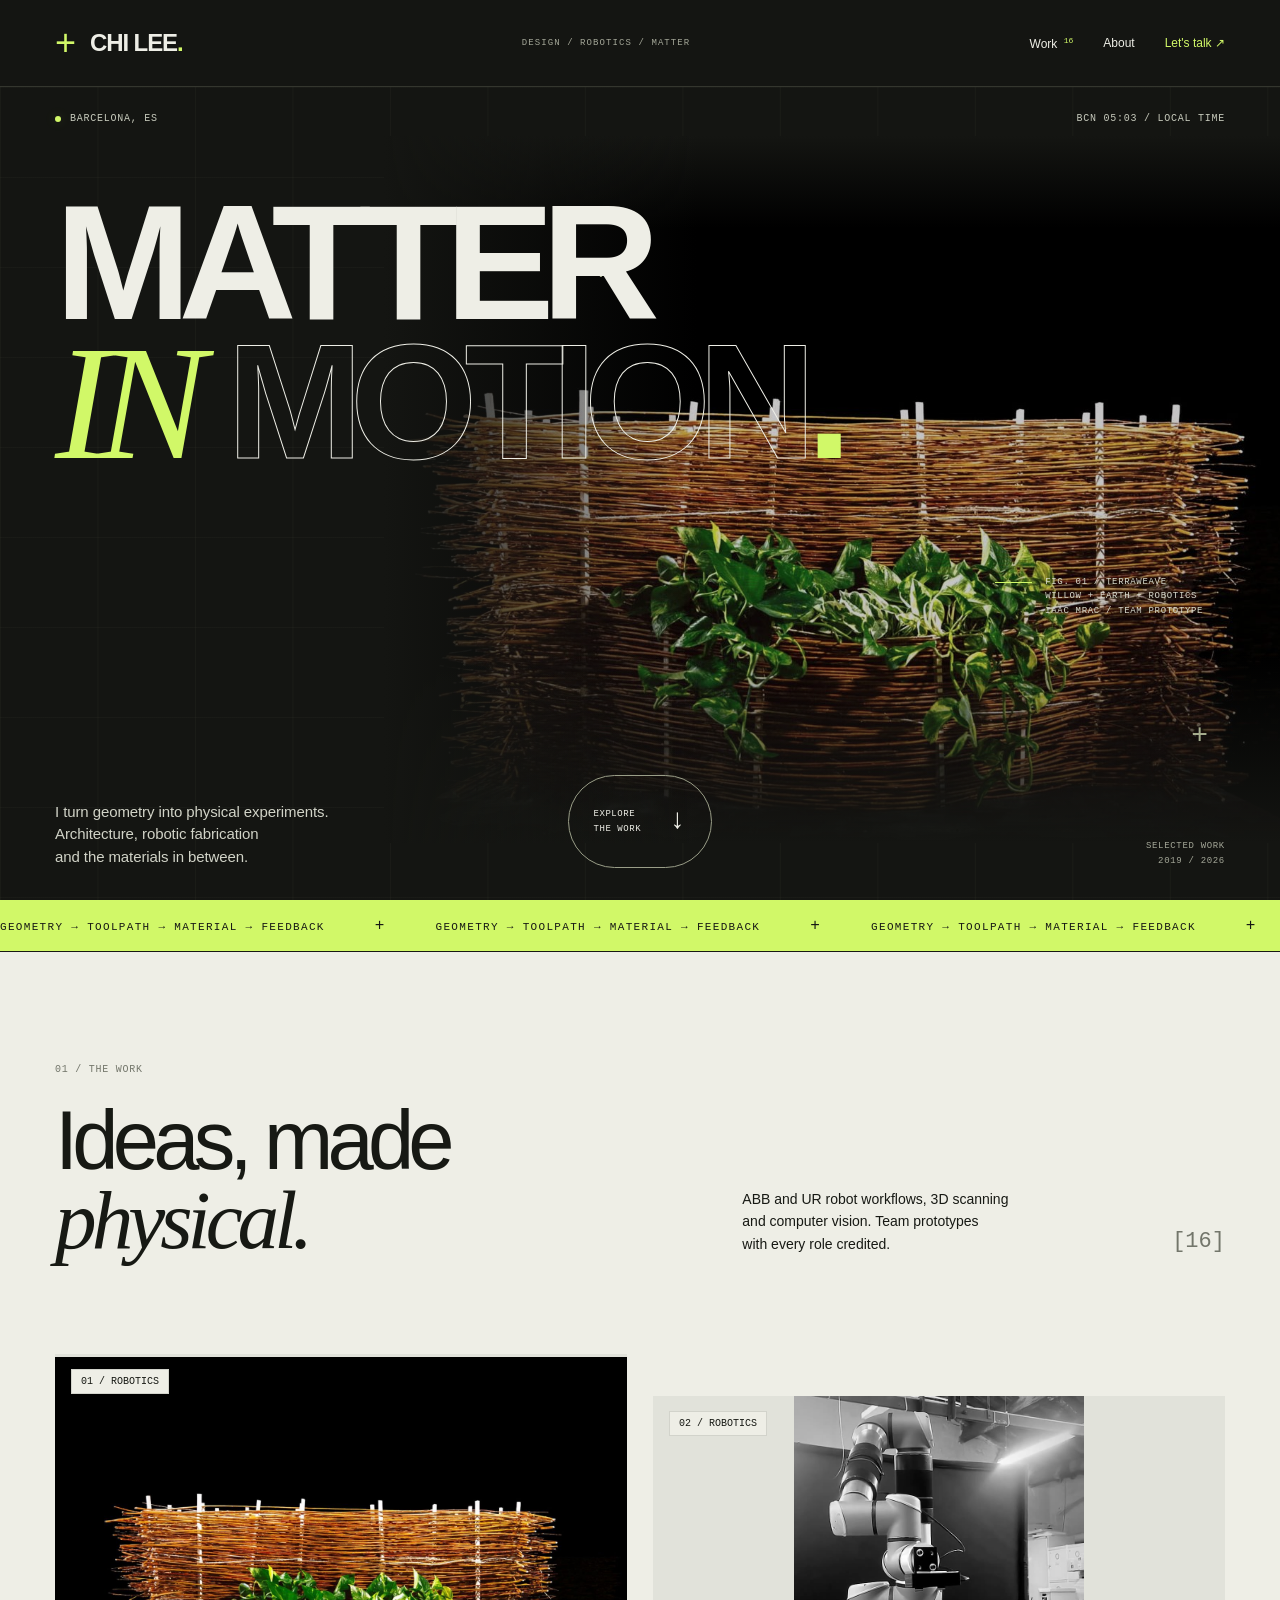
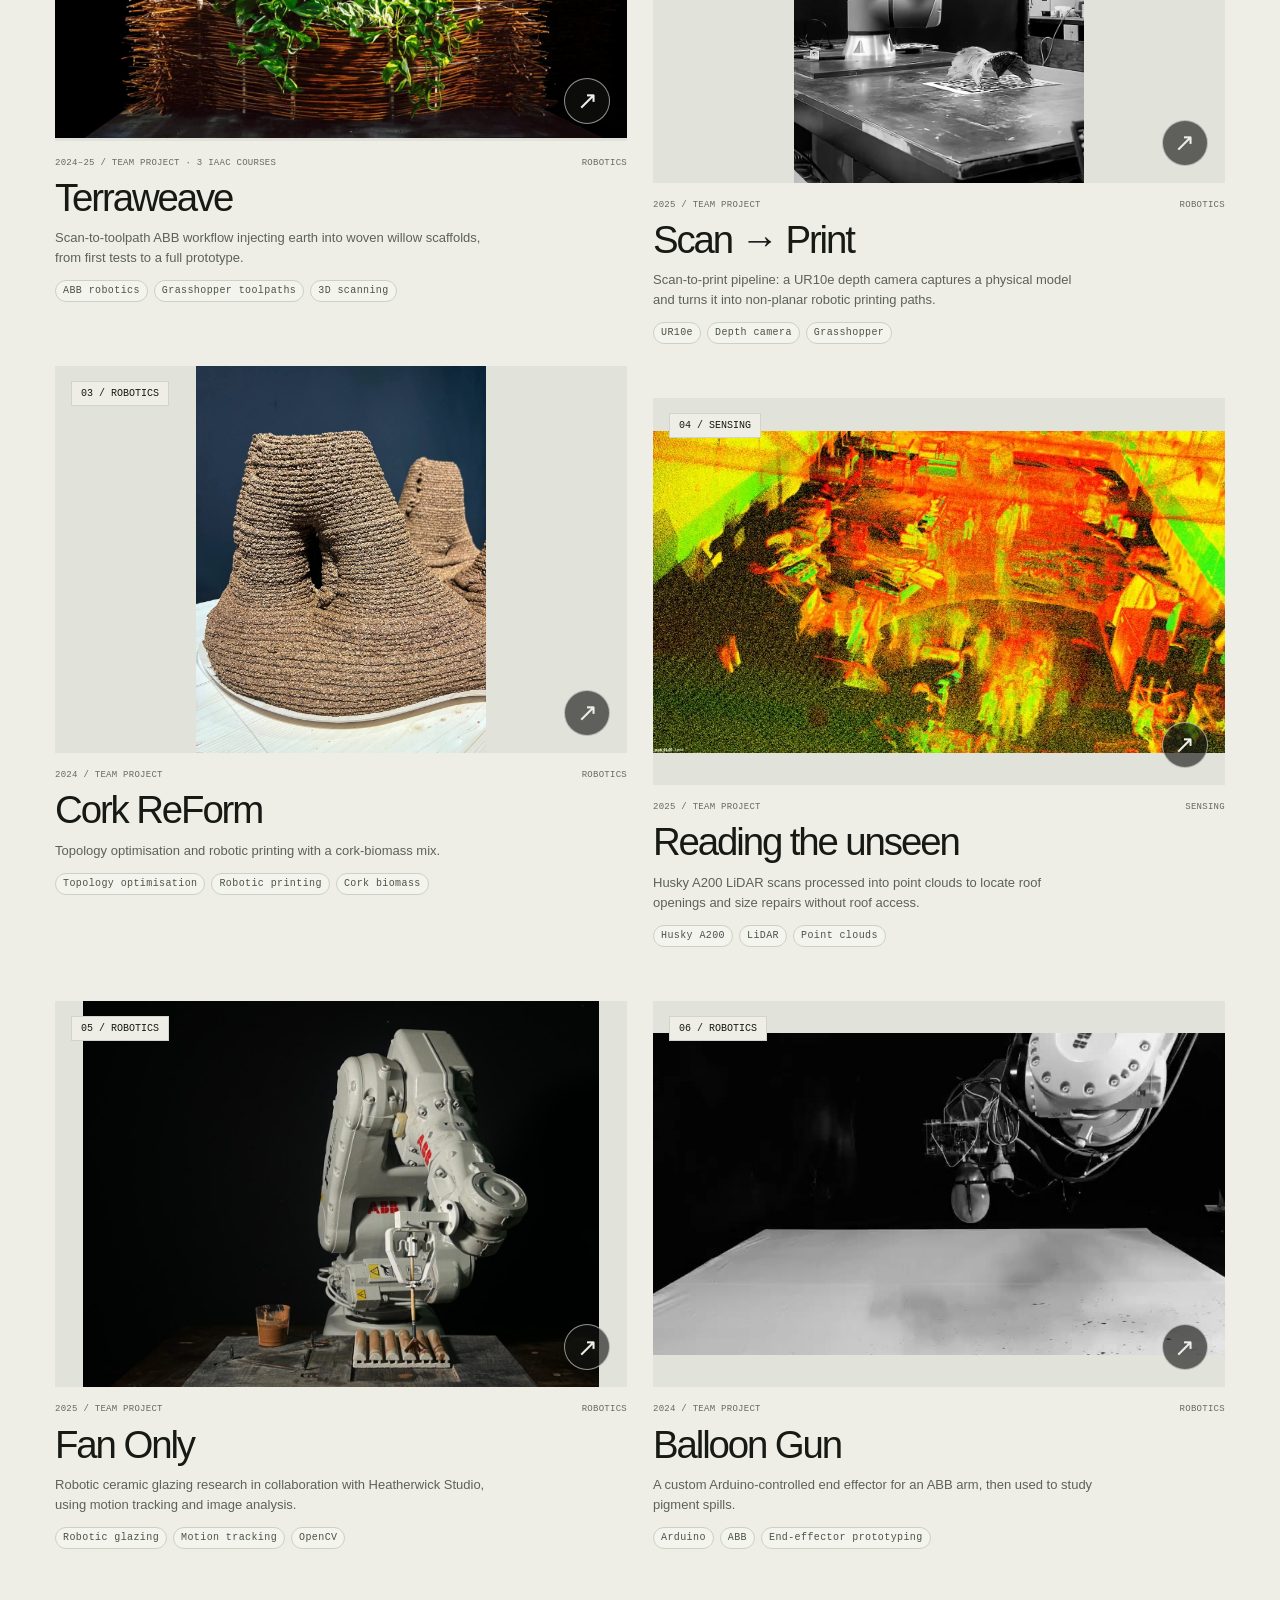
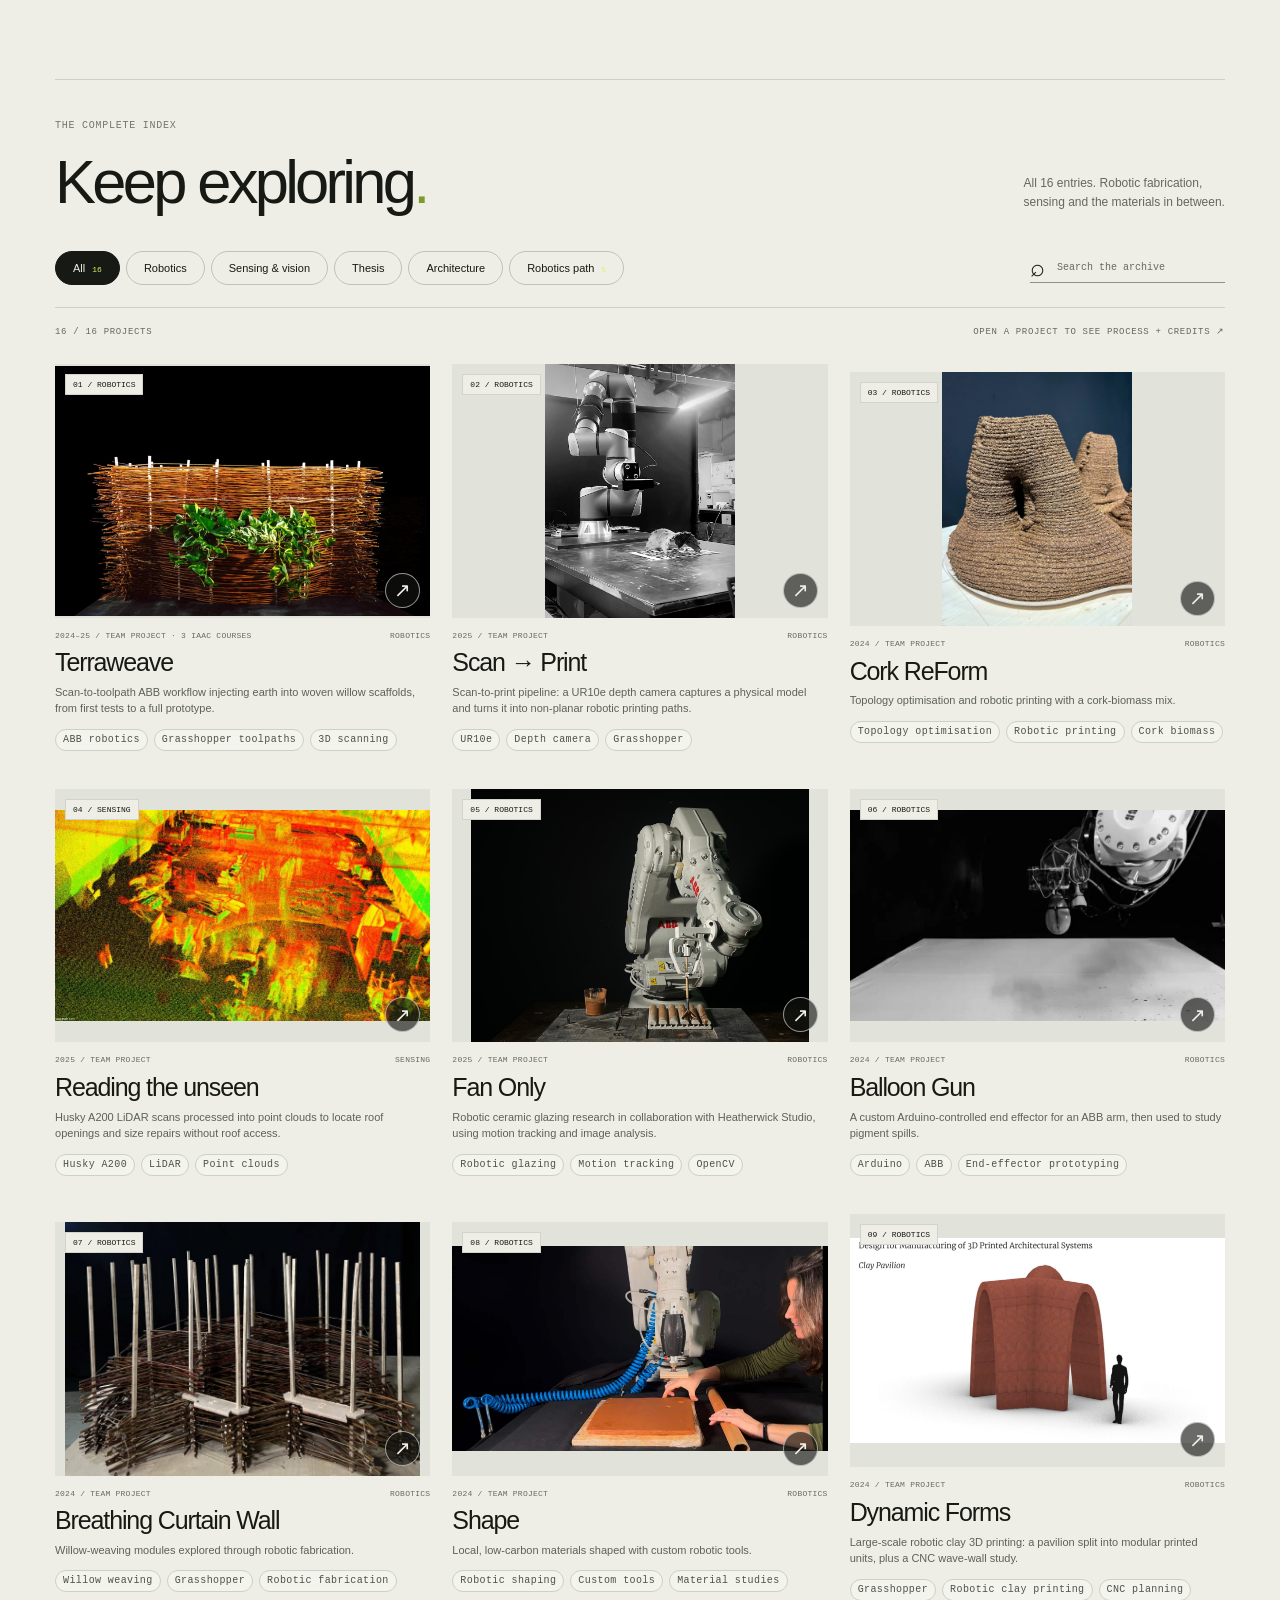
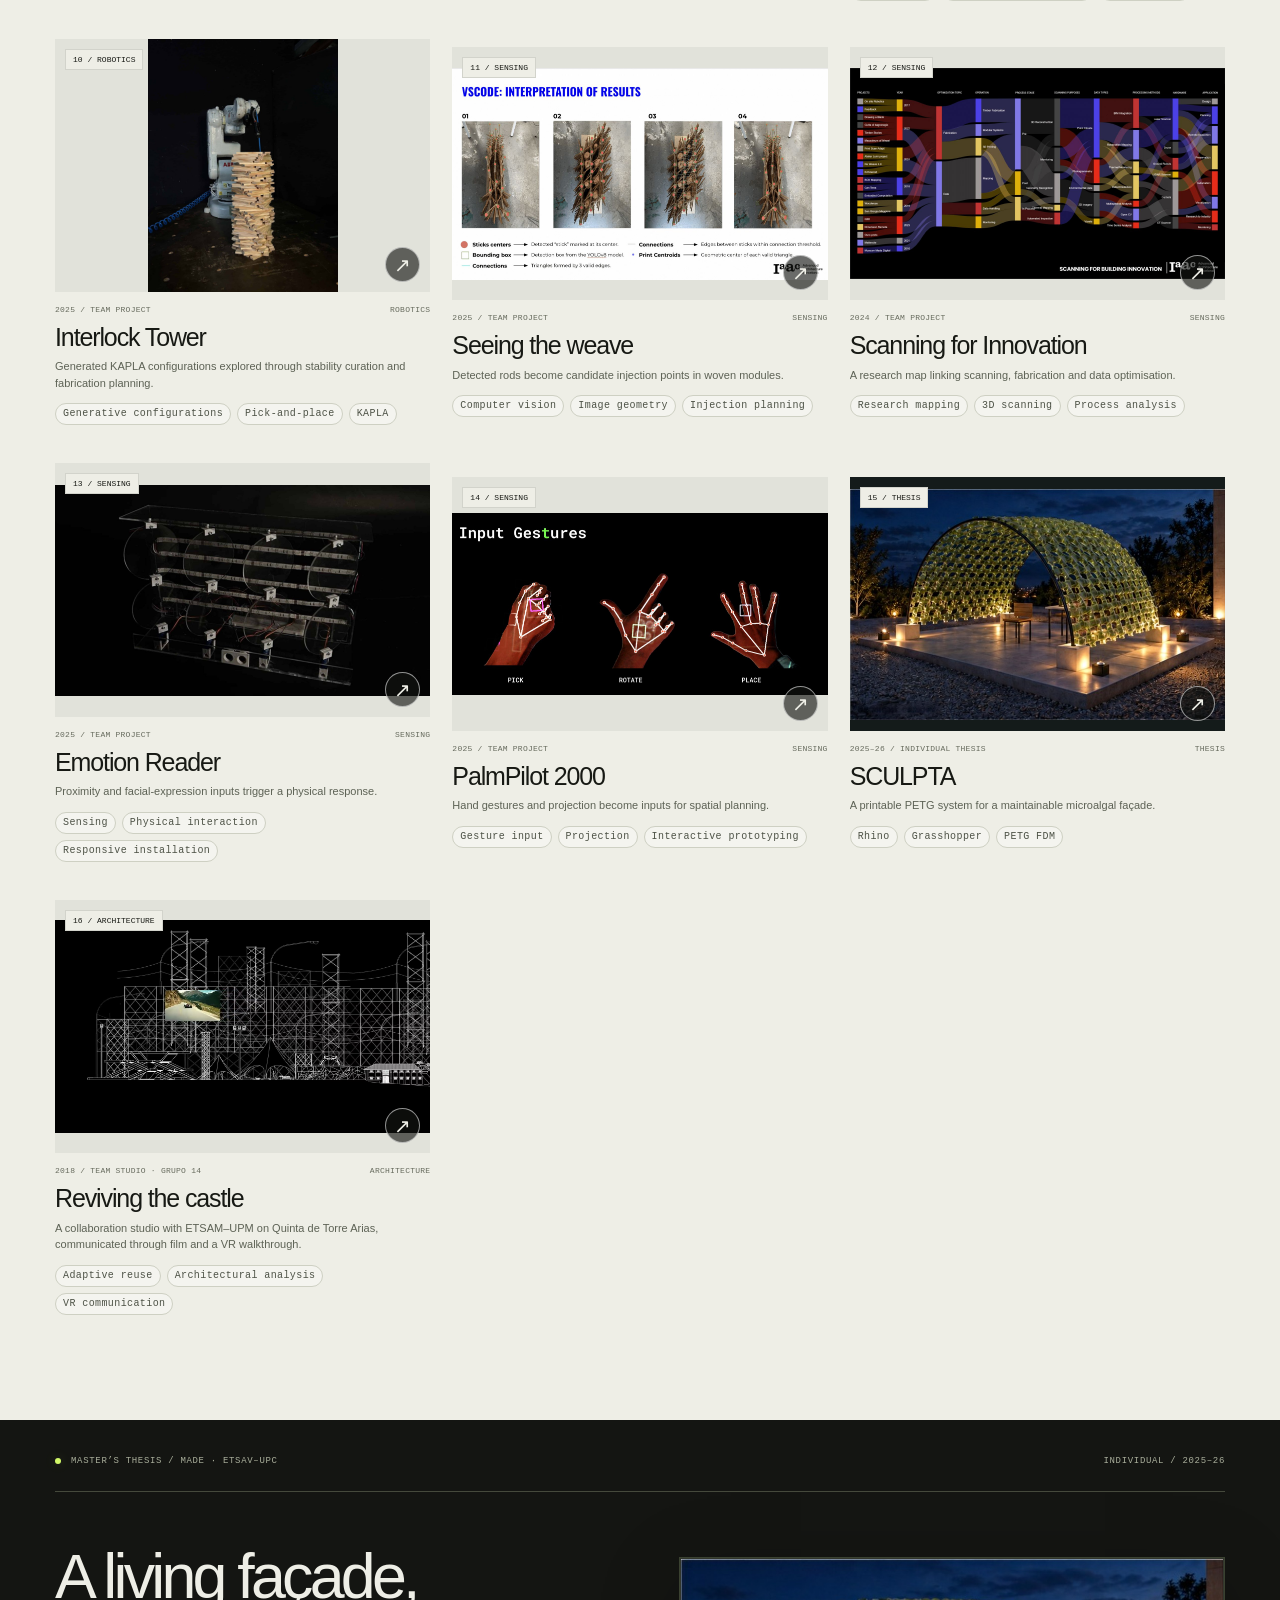
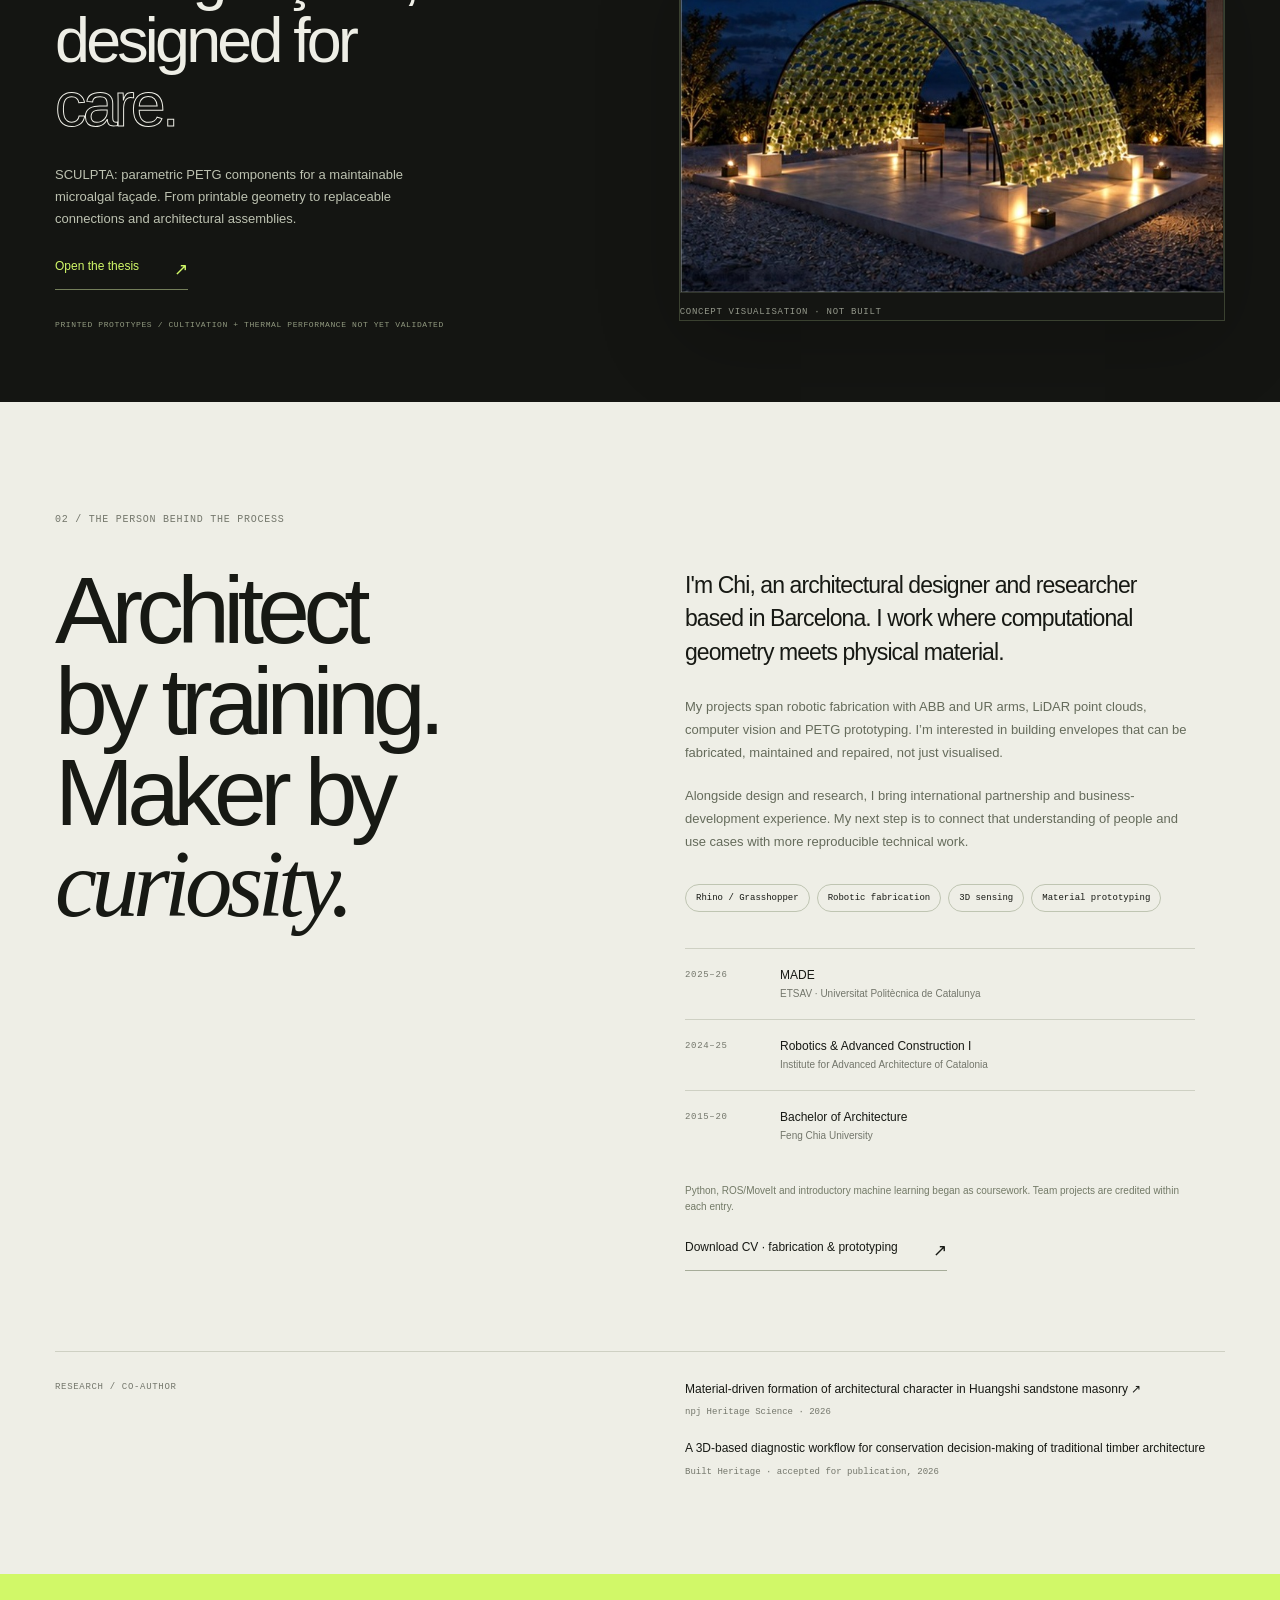
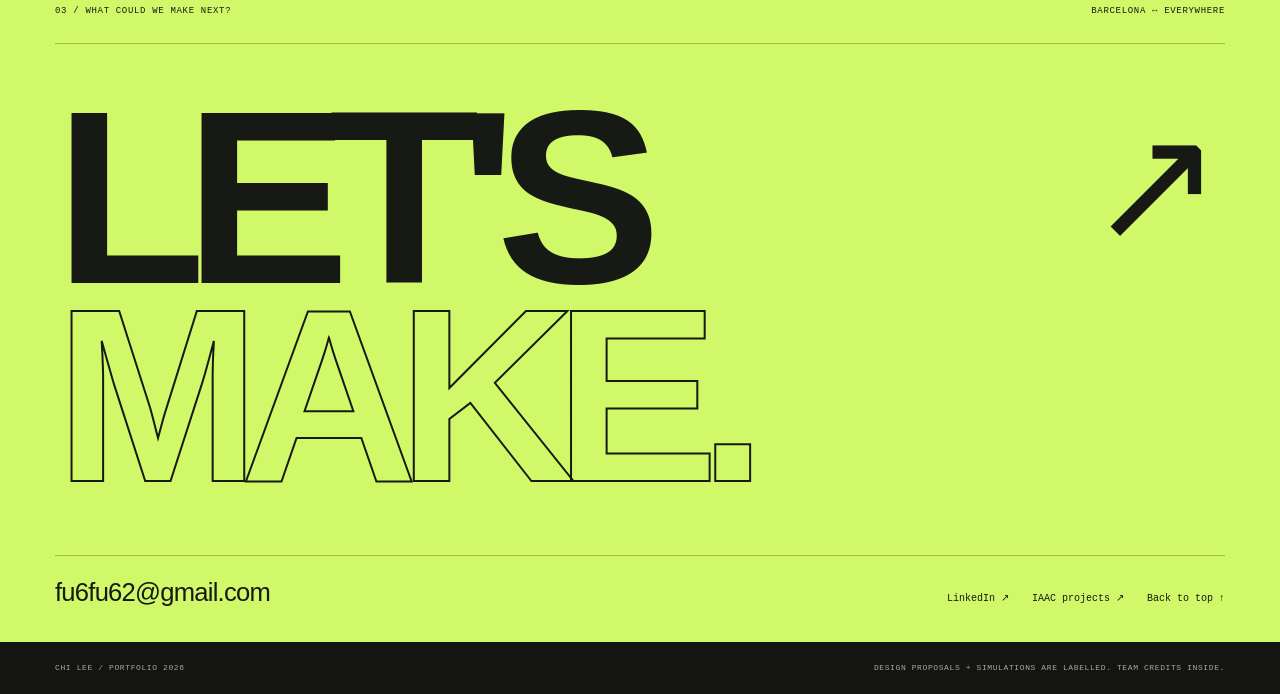
<file: index.html>
<!doctype html>
<html lang="en">
<head>
<meta charset="utf-8">
<meta name="viewport" content="width=device-width,initial-scale=1">
<meta name="theme-color" content="#141512">
<meta name="description" content="Chi Lee is a Barcelona-based architectural designer and researcher working across robotic fabrication, computational design, 3D sensing and material experiments.">
<title>Chi Lee | Matter in Motion</title>
<link rel="icon" href="assets/favicon.svg" type="image/svg+xml">
<link rel="stylesheet" href="style.css">
<script src="projects.js" defer></script>
<script src="app.js" defer></script>
</head>
<body>
<a class="skip" href="#work">Skip to projects</a>
<header class="site-header">
<a class="wordmark" href="#top" aria-label="Chi Lee, back to top"><span class="brand-mark" aria-hidden="true">+</span> CHI LEE<span class="brand-dot">.</span></a>
<span class="header-discipline">DESIGN / ROBOTICS / MATTER</span>
<nav aria-label="Main navigation"><a href="#work">Work <sup>16</sup></a><a href="#about">About</a><a href="#contact" class="nav-contact">Let's talk <span aria-hidden="true">↗</span></a></nav>
</header>
<main>
<section class="hero" id="top" aria-labelledby="hero-title">
<div class="hero-grid" aria-hidden="true"></div>
<div class="hero-topline mono"><span><i class="status-dot"></i> BARCELONA, ES</span><span id="local-clock">COMPUTATIONAL / PHYSICAL</span></div>
<div class="hero-visual"><img src="assets/tw_model.jpg" alt="Terraweave physical prototype: woven willow scaffold filled with earthen deposits" fetchpriority="high" width="1600" height="1066"><span class="image-cross cross-a" aria-hidden="true">+</span><span class="image-cross cross-b" aria-hidden="true">+</span></div>
<h1 id="hero-title">MATTER<br><span class="hero-middle">IN</span> <span class="outline-type">MOTION</span><span class="title-point">.</span></h1>
<div class="hero-caption mono"><span class="caption-rule"></span><span>FIG. 01 / TERRAWEAVE<br>WILLOW + EARTH + ROBOTICS<br>IAAC MRAC / TEAM PROTOTYPE</span></div>
<div class="hero-bottom"><p>I turn geometry into physical experiments.<br>Architecture, robotic fabrication<br>and the materials in between.</p><a class="round-link" href="#work" aria-label="Explore selected work"><span>EXPLORE<br>THE WORK</span><span class="round-arrow" aria-hidden="true">↓</span></a><span class="hero-index mono">SELECTED WORK<br>2019 / 2026</span></div>
</section>
<div class="ticker" aria-hidden="true"><div>GEOMETRY → TOOLPATH → MATERIAL → FEEDBACK <span>+</span> GEOMETRY → TOOLPATH → MATERIAL → FEEDBACK <span>+</span> GEOMETRY → TOOLPATH → MATERIAL → FEEDBACK <span>+</span></div></div>
<section class="work-section" id="work" aria-labelledby="work-title">
<div class="section-heading"><div><span class="section-kicker mono">01 / THE WORK</span><h2 id="work-title">Ideas, made<br><span class="serif-word">physical.</span></h2></div><p>ABB and UR robot workflows, 3D scanning<br>and computer vision. Team prototypes<br>with every role credited.</p><span class="section-number" aria-hidden="true">[16]</span></div>
<div class="featured-grid" id="featured-grid" aria-label="Featured projects"></div>
<div class="archive-heading"><div><span class="section-kicker mono">THE COMPLETE INDEX</span><h3>Keep exploring<span class="acid-text">.</span></h3></div><p>All 16 entries. Robotic fabrication,<br>sensing and the materials in between.</p></div>
<div class="archive-toolbar"><div class="filters" role="group" aria-label="Filter projects by discipline"><button type="button" data-filter="All" aria-pressed="true">All <span>16</span></button><button type="button" data-filter="Robotics" aria-pressed="false">Robotics</button><button type="button" data-filter="Sensing" aria-pressed="false">Sensing &amp; vision</button><button type="button" data-filter="Thesis" aria-pressed="false">Thesis</button><button type="button" data-filter="Architecture" aria-pressed="false">Architecture</button><button type="button" data-filter="RoboticsPath" aria-pressed="false">Robotics path <span>5</span></button></div><label class="search"><span aria-hidden="true">⌕</span><span class="sr-only">Search project titles, tools or descriptions</span><input id="project-search" type="search" placeholder="Search the archive" autocomplete="off"></label></div>
<div class="result-meta mono"><span id="result-count" role="status" aria-live="polite">16 PROJECTS</span><span>OPEN A PROJECT TO SEE PROCESS + CREDITS ↗</span></div>
<div class="archive-grid" id="archive-grid" aria-label="All projects"></div><p class="empty-state" id="empty-state" hidden>No matching projects. Try a different material, tool or title.</p>
</section>
<section class="lab-section thesis-feature" aria-labelledby="lab-title"><div class="lab-top mono"><span><i class="status-dot"></i> MASTER’S THESIS / MADE · ETSAV–UPC</span><span>INDIVIDUAL / 2025–26</span></div><div class="lab-layout"><div><h2 id="lab-title">A living façade,<br>designed for<br><span class="outline-type">care.</span></h2><p>SCULPTA: parametric PETG components for a maintainable microalgal façade. From printable geometry to replaceable connections and architectural assemblies.</p><button class="text-link light-link" type="button" data-project="sculpta">Open the thesis <span aria-hidden="true">↗</span></button><span class="lab-note mono">PRINTED PROTOTYPES / CULTIVATION + THERMAL PERFORMANCE NOT YET VALIDATED</span></div><div class="lab-graphic thesis-graphic"><img src="assets/sculpta-cover-night.jpg" alt="SCULPTA night-canopy concept visualisation, not a built project" loading="lazy" width="730" height="449"><span class="mono thesis-caption">CONCEPT VISUALISATION · NOT BUILT</span></div></div></section>
<section class="about-section" id="about" aria-labelledby="about-title"><span class="section-kicker mono">02 / THE PERSON BEHIND THE PROCESS</span><div class="about-layout"><h2 id="about-title">Architect<br>by training.<br>Maker by<br><span class="serif-word">curiosity.</span></h2><div class="about-copy"><p class="about-lead">I'm Chi, an architectural designer and researcher based in Barcelona. I work where computational geometry meets physical material.</p><p>My projects span robotic fabrication with ABB and UR arms, LiDAR point clouds, computer vision and PETG prototyping. I’m interested in building envelopes that can be fabricated, maintained and repaired, not just visualised.</p><p>Alongside design and research, I bring international partnership and business-development experience. My next step is to connect that understanding of people and use cases with more reproducible technical work.</p><div class="method-tags"><span>Rhino / Grasshopper</span><span>Robotic fabrication</span><span>3D sensing</span><span>Material prototyping</span></div><div class="education"><div><span class="mono">2025–26</span><span>MADE<br><small>ETSAV · Universitat Politècnica de Catalunya</small></span></div><div><span class="mono">2024–25</span><span>Robotics & Advanced Construction I<br><small>Institute for Advanced Architecture of Catalonia</small></span></div><div><span class="mono">2015–20</span><span>Bachelor of Architecture<br><small>Feng Chia University</small></span></div></div><p class="scope-note">Python, ROS/MoveIt and introductory machine learning began as coursework. Team projects are credited within each entry.</p><a class="text-link" href="downloads/Chi-Lee-CV.pdf" download="Chi-Lee-CV.pdf">Download CV · fabrication & prototyping <span aria-hidden="true">↗</span></a></div></div><div class="research-line"><span class="mono">RESEARCH / CO-AUTHOR</span><div><a href="https://doi.org/10.1038/s40494-026-02897-7" target="_blank" rel="noopener noreferrer">Material-driven formation of architectural character in Huangshi sandstone masonry <span aria-hidden="true">↗</span></a><small>npj Heritage Science · 2026</small><p>A 3D-based diagnostic workflow for conservation decision-making of traditional timber architecture</p><small>Built Heritage · accepted for publication, 2026</small></div></div></section>
<section class="contact-section" id="contact" aria-labelledby="contact-title"><div class="contact-top mono"><span>03 / WHAT COULD WE MAKE NEXT?</span><span>BARCELONA ↔ EVERYWHERE</span></div><a href="mailto:fu6fu62@gmail.com" class="contact-title" id="contact-title">LET'S<br><span class="contact-outline">MAKE.</span><span class="contact-arrow" aria-hidden="true">↗</span></a><div class="contact-bottom"><a href="mailto:fu6fu62@gmail.com">fu6fu62@gmail.com</a><div><a href="https://www.linkedin.com/in/chi-l-589166229/" target="_blank" rel="noopener noreferrer">LinkedIn ↗</a><a href="https://blog.iaac.net/user/chi.lee/" target="_blank" rel="noopener noreferrer">IAAC projects ↗</a><a href="#top">Back to top ↑</a></div></div></section>
</main>
<footer class="site-footer mono"><span>CHI LEE / PORTFOLIO 2026</span><span>DESIGN PROPOSALS + SIMULATIONS ARE LABELLED. TEAM CREDITS INSIDE.</span></footer>
<dialog id="project-dialog" role="dialog" aria-modal="true" class="project-dialog" aria-labelledby="dialog-title"><div class="dialog-nav"><span class="mono" id="dialog-index">PROJECT / 01</span><div><button id="project-prev" type="button" aria-label="Previous project">←</button><button id="project-next" type="button" aria-label="Next project">→</button><button id="dialog-close" type="button" aria-label="Close project">CLOSE <span aria-hidden="true">×</span></button></div></div><article id="project-content"></article></dialog>
<noscript><div class="noscript-note">This portfolio's searchable project catalogue uses JavaScript. You can also <a href="https://blog.iaac.net/user/chi.lee/">browse the IAAC project archive</a>.</div></noscript>
<dialog id="image-viewer" class="image-viewer" aria-labelledby="viewer-title"><div class="viewer-layout"><header class="viewer-toolbar"><h2 id="viewer-title">FULL IMAGE</h2><div class="viewer-actions"><button type="button" id="viewer-zoom" aria-pressed="false">Zoom in</button><a id="viewer-original" href="#" target="_blank" rel="noopener">Open image ↗</a><button type="button" id="viewer-close" aria-label="Close full image">Close ×</button></div></header><div id="viewer-stage" class="viewer-stage"><img id="viewer-image" alt=""></div><p class="viewer-caption"><span id="viewer-caption"></span><br><span class="viewer-hint">Full source image · Zoom to inspect details · Escape to close</span></p></div></dialog>
</body>
</html>
</file>
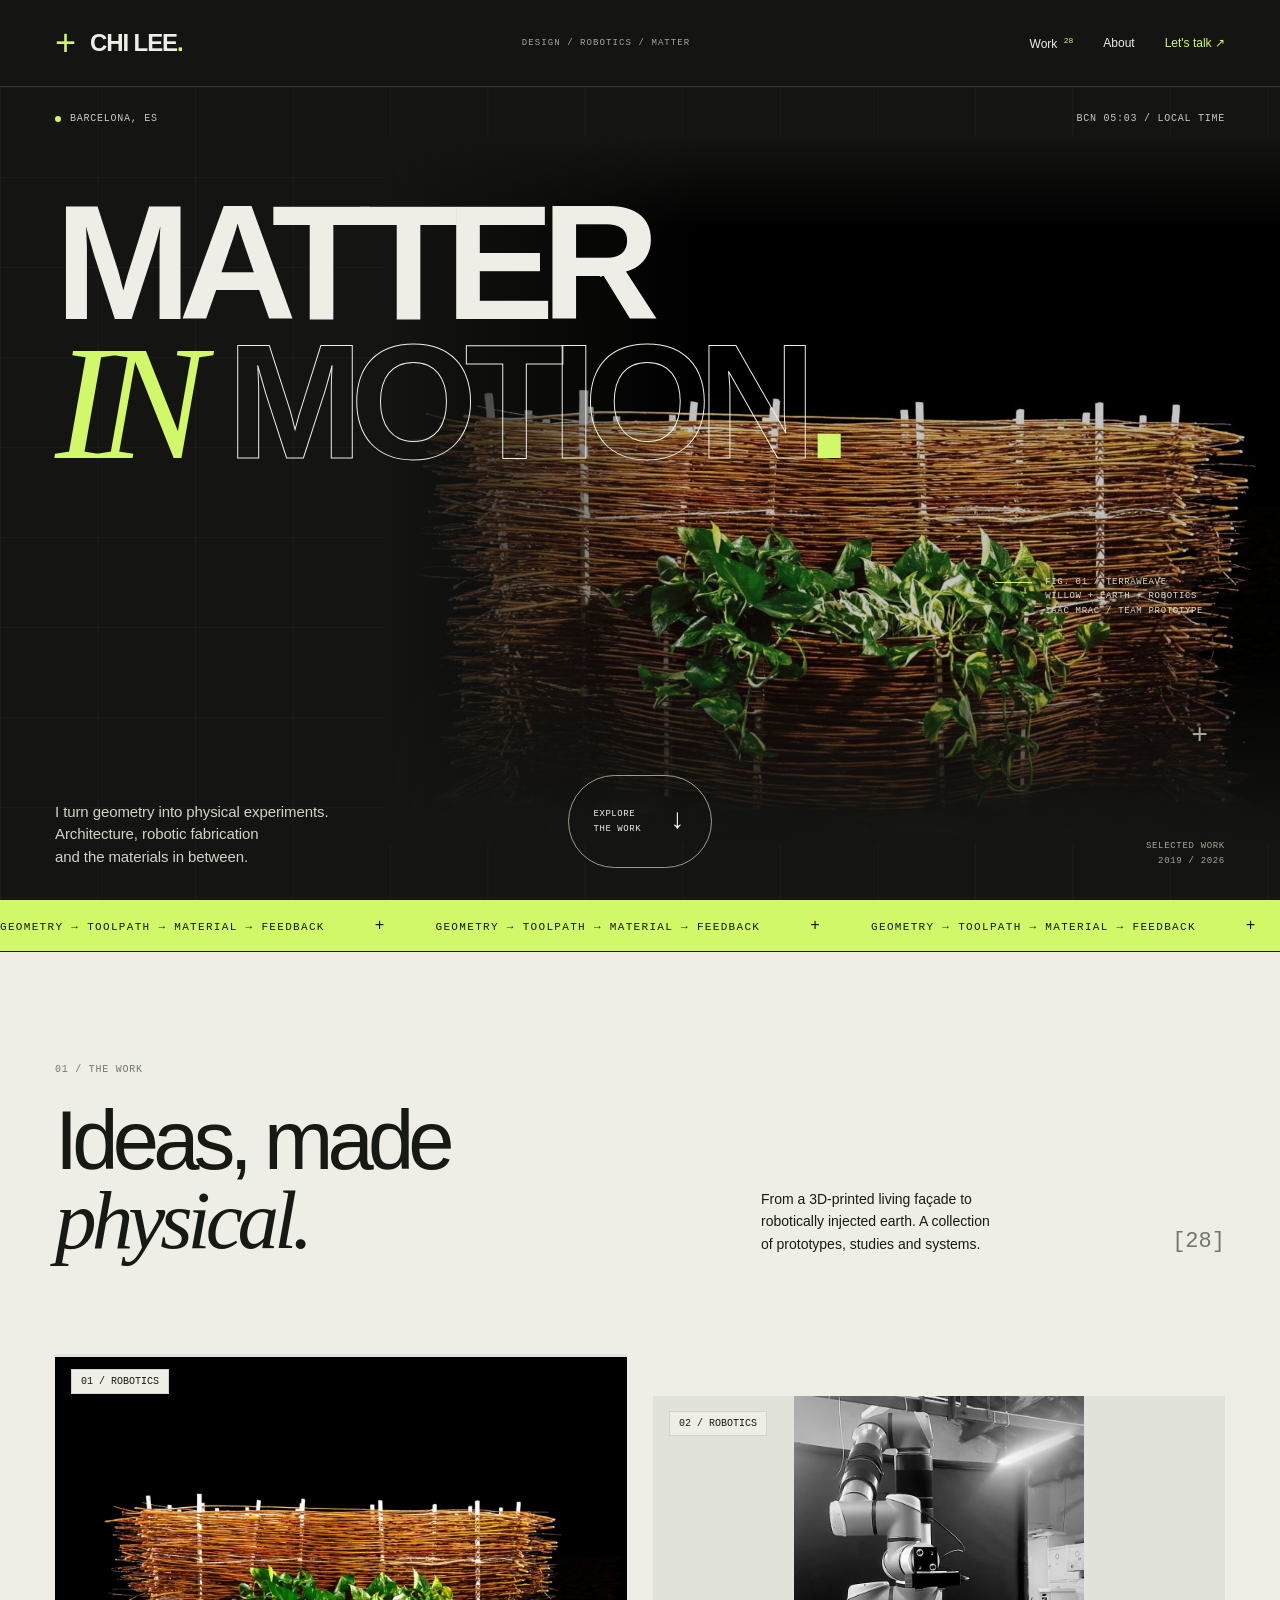
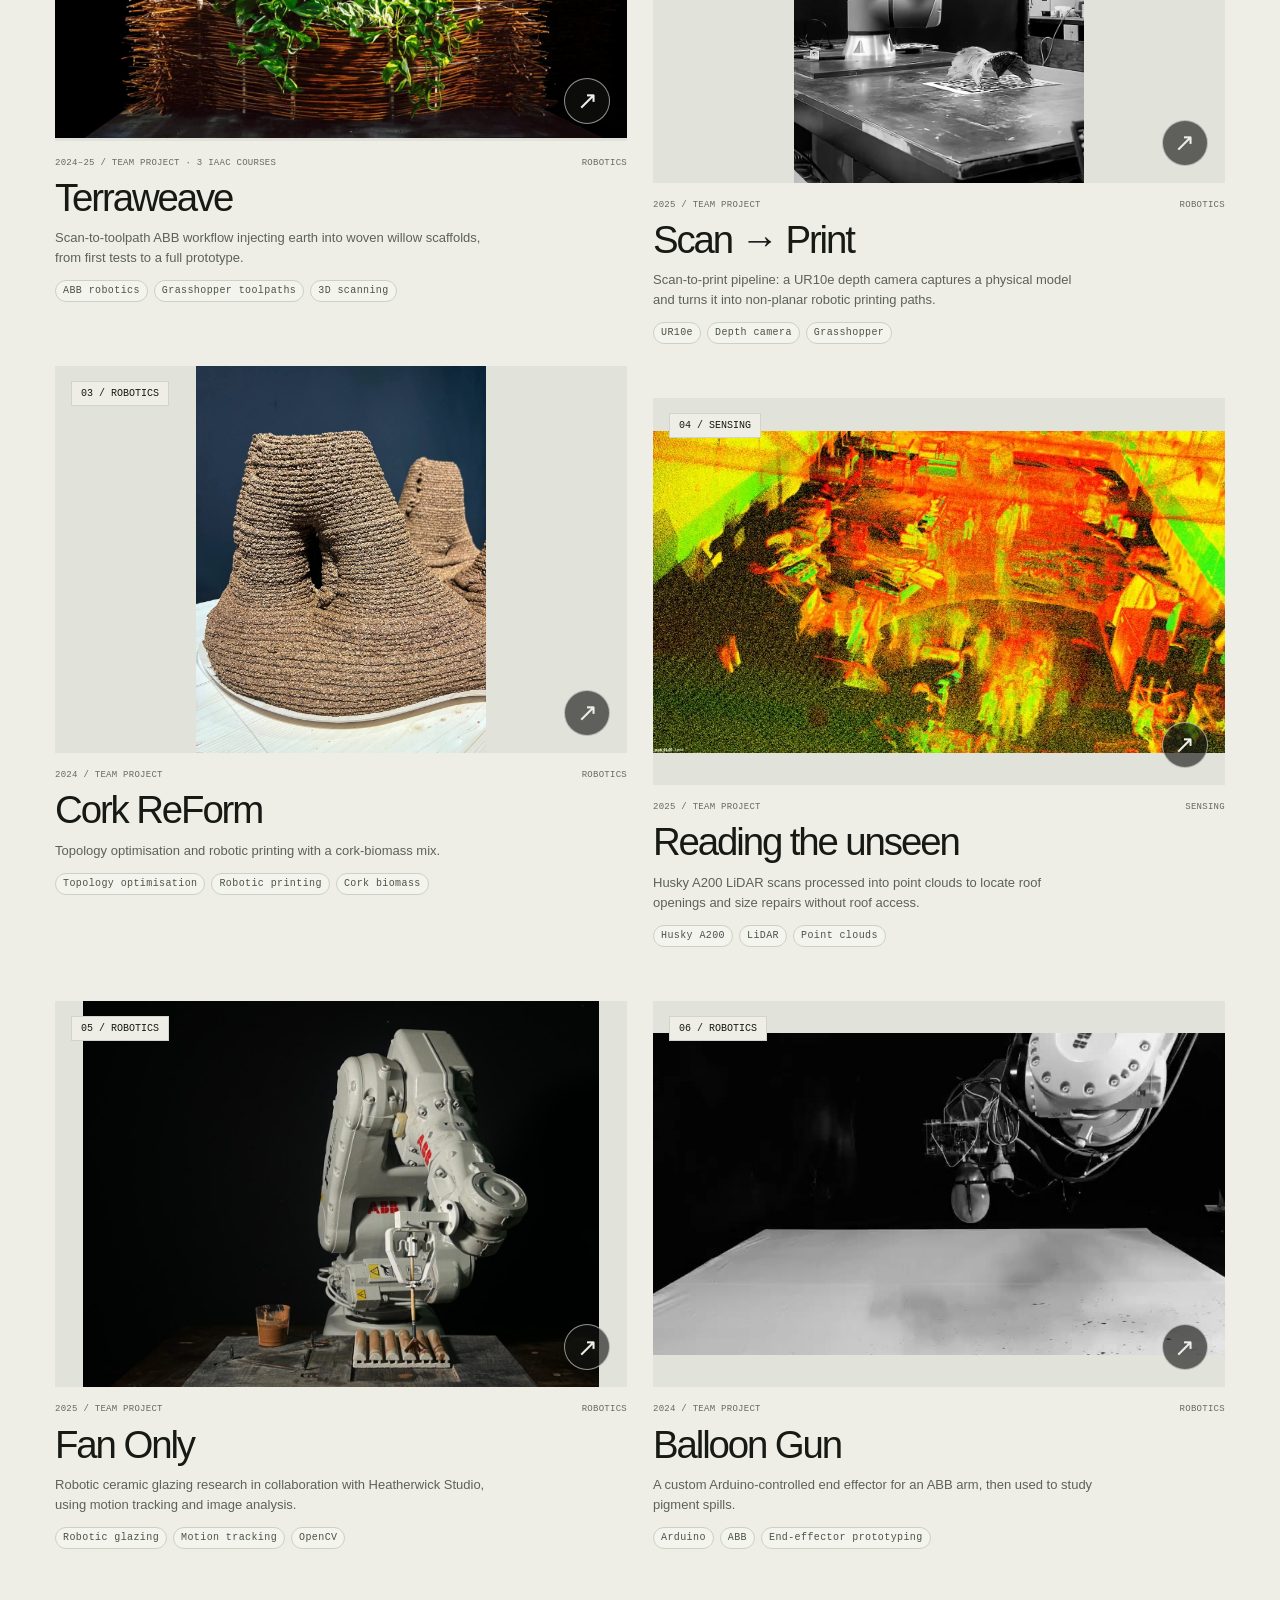
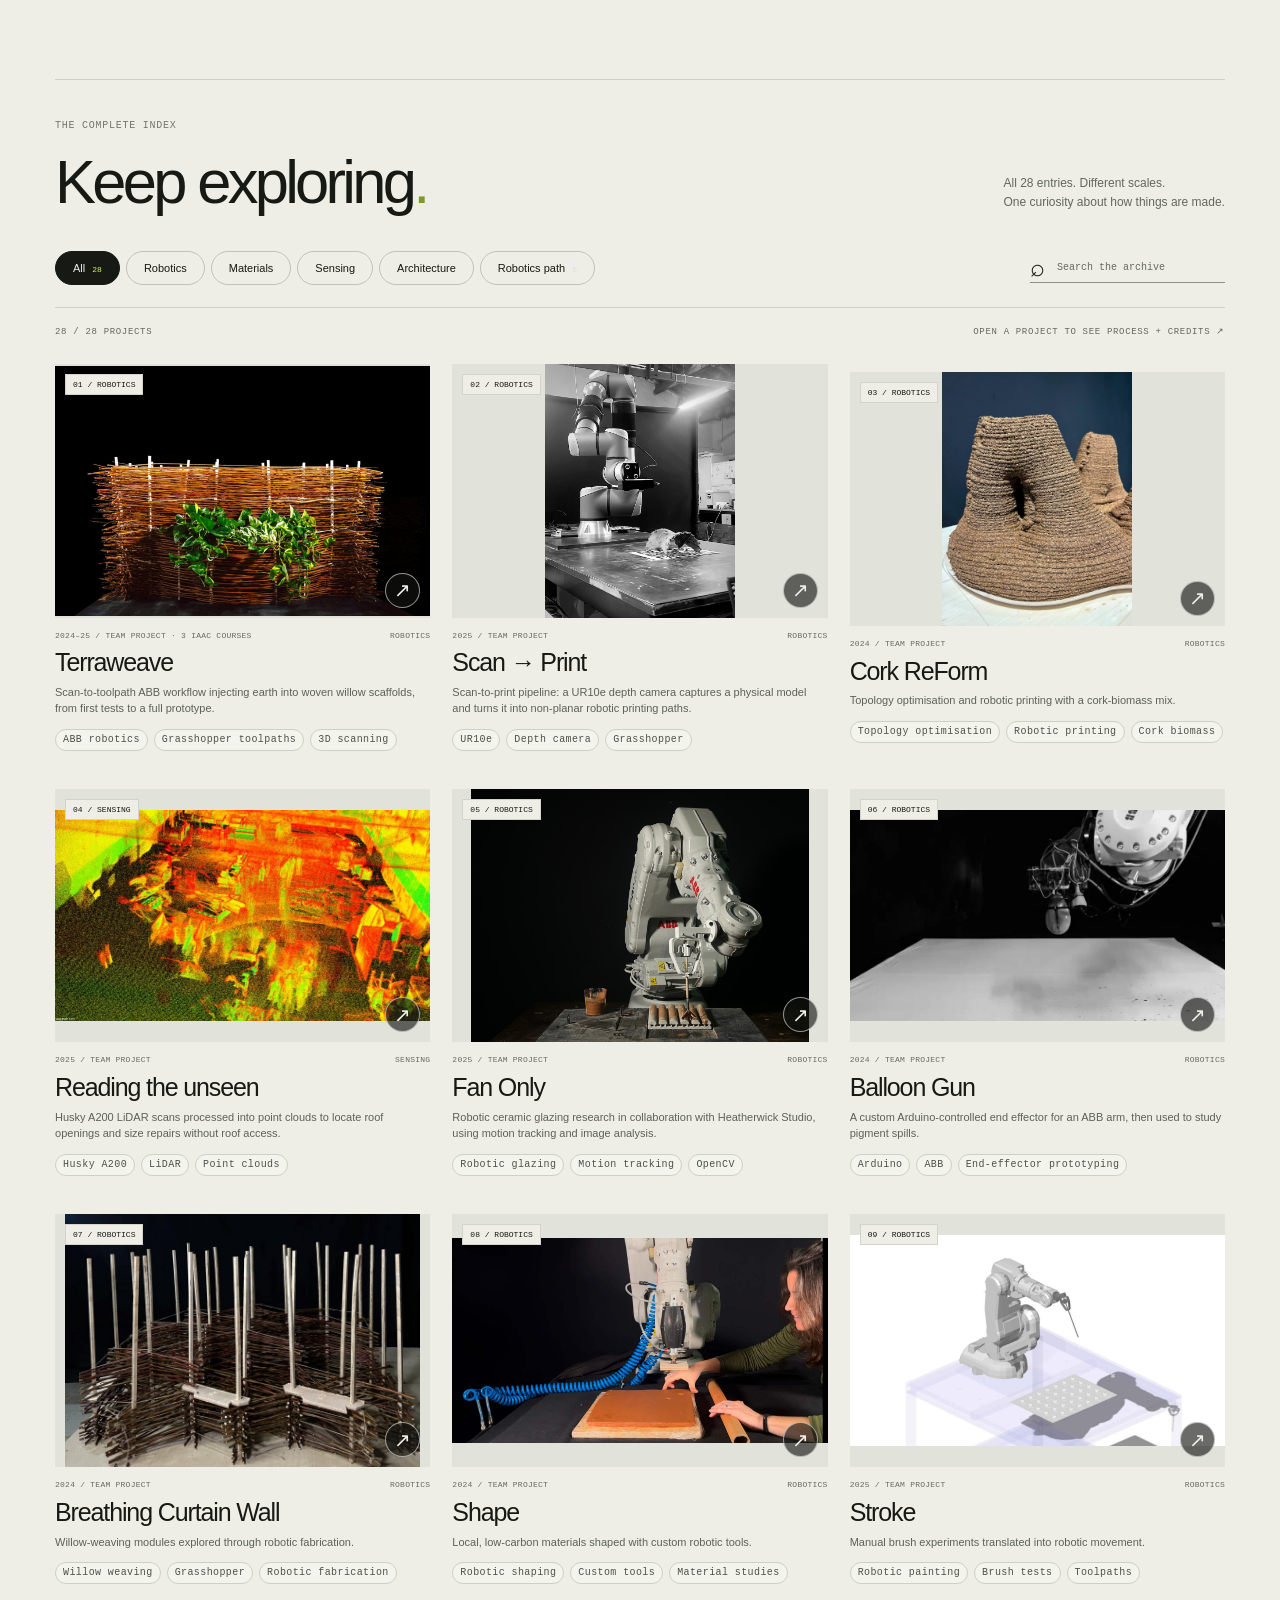
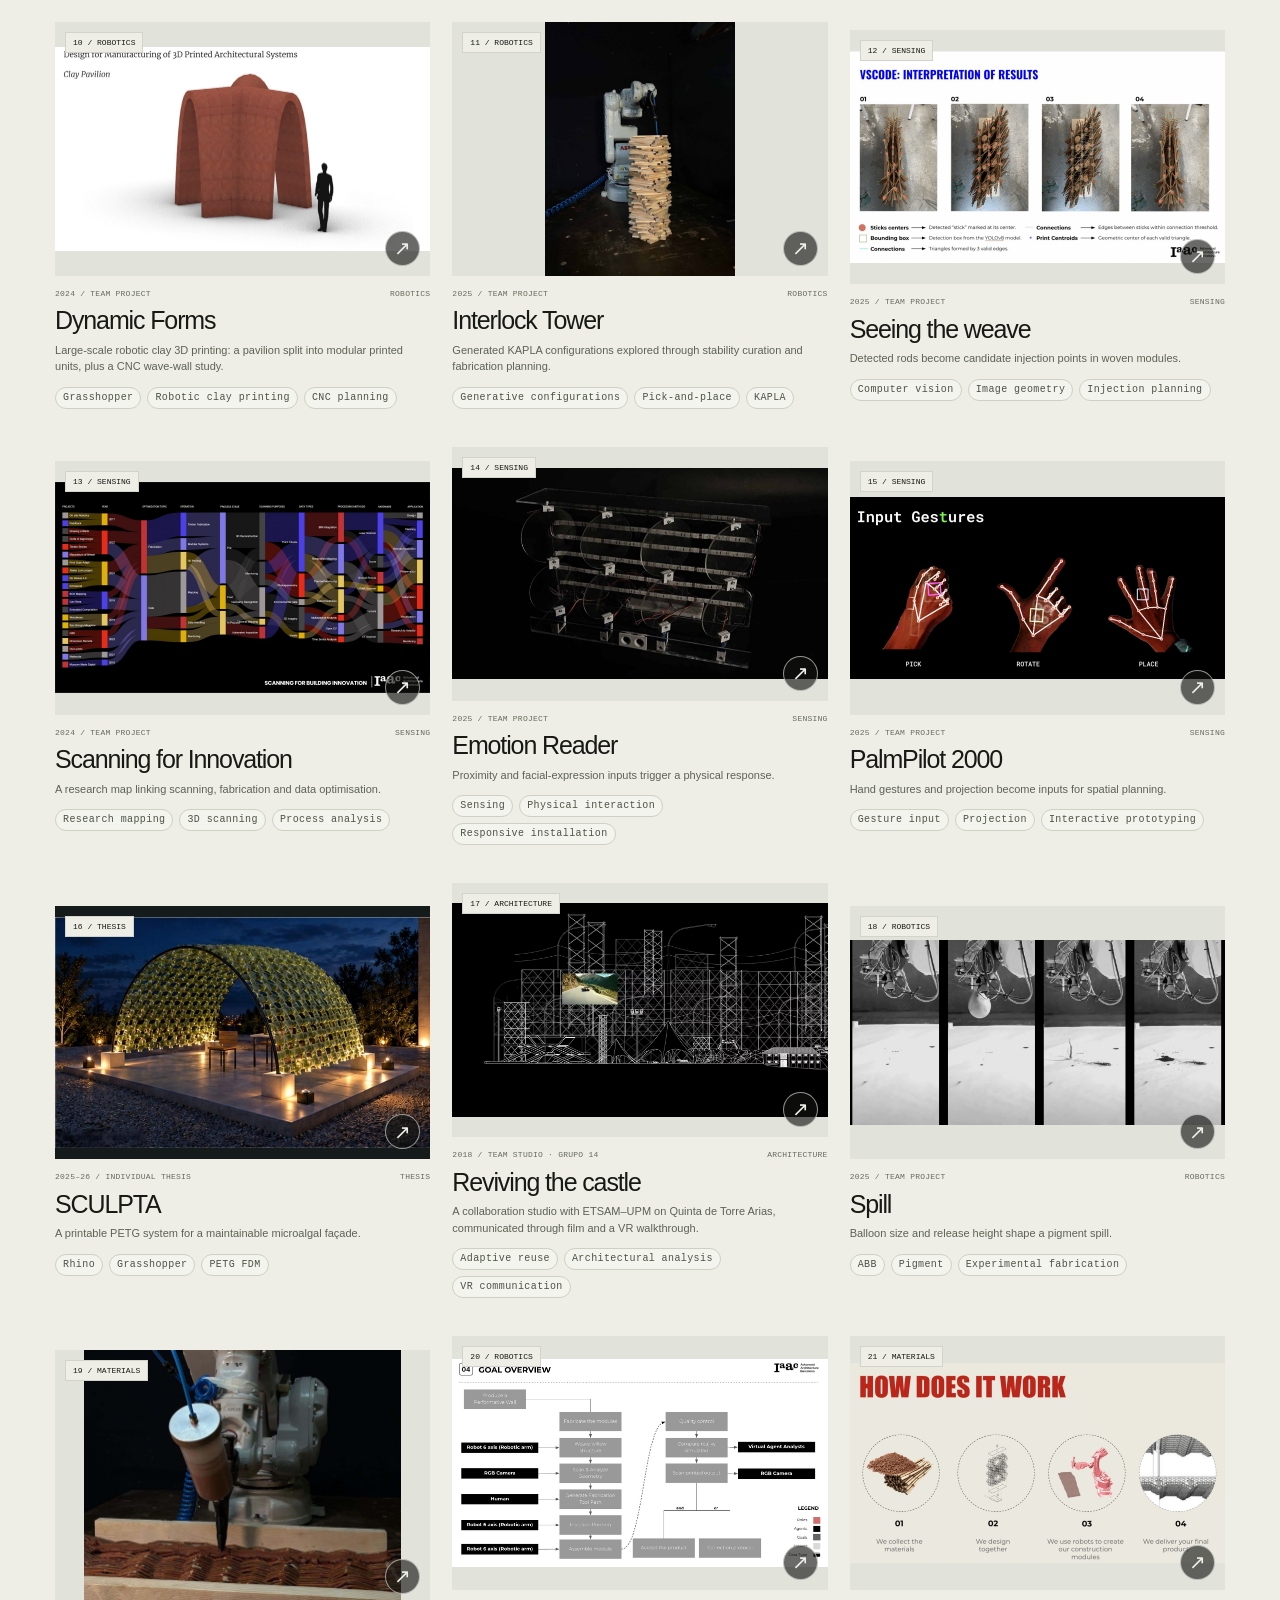
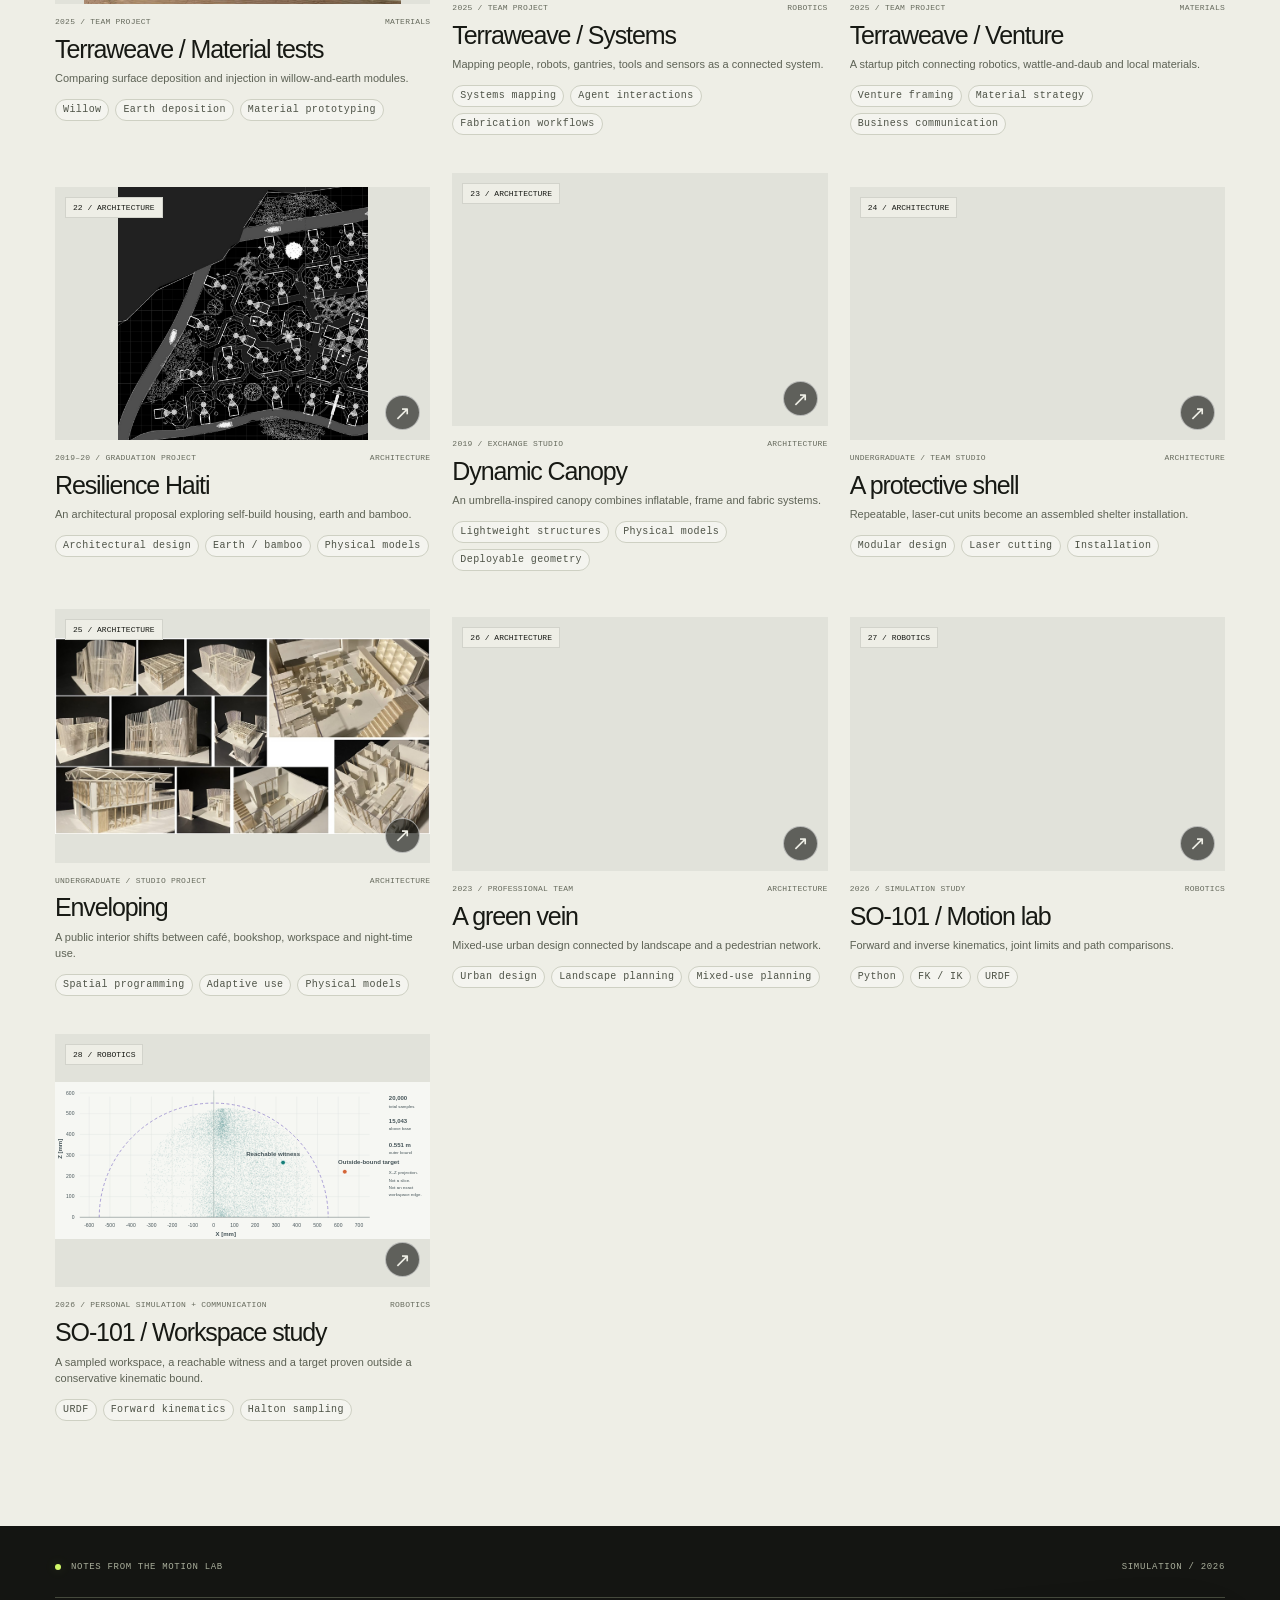
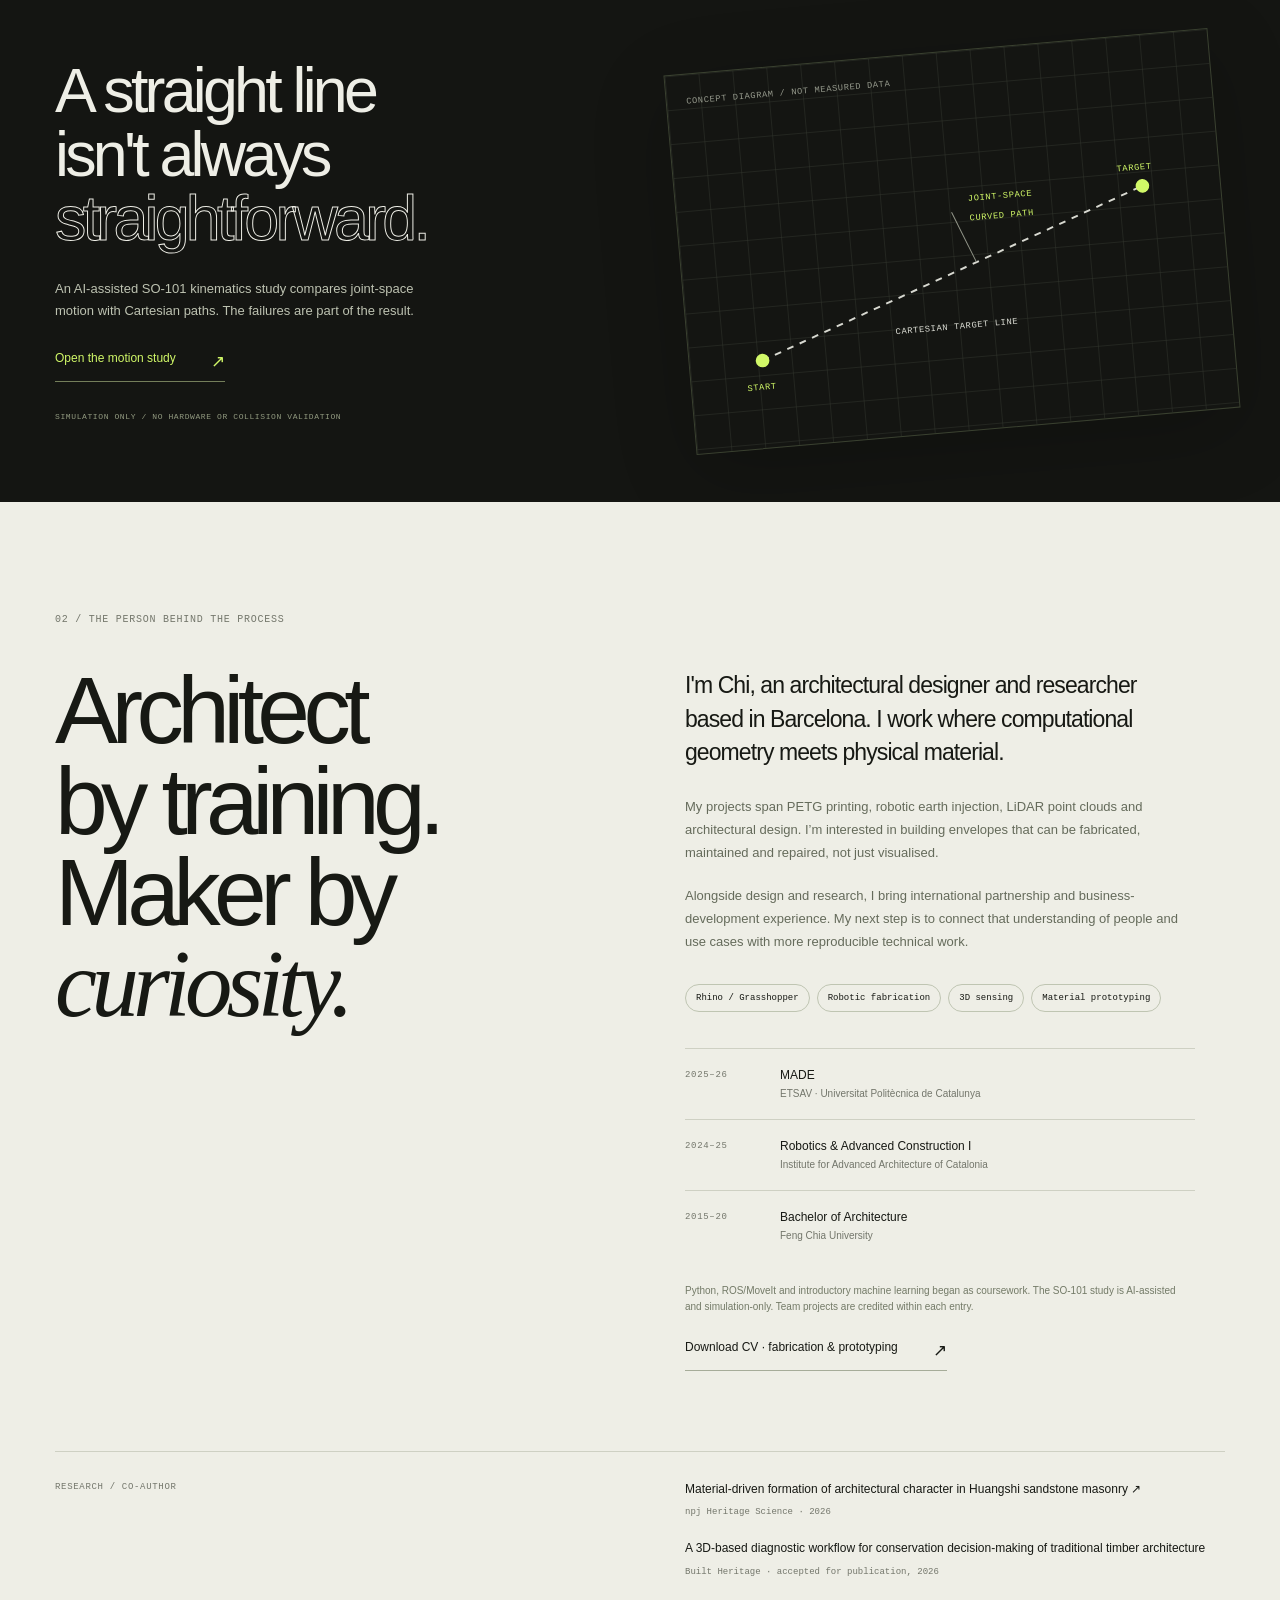
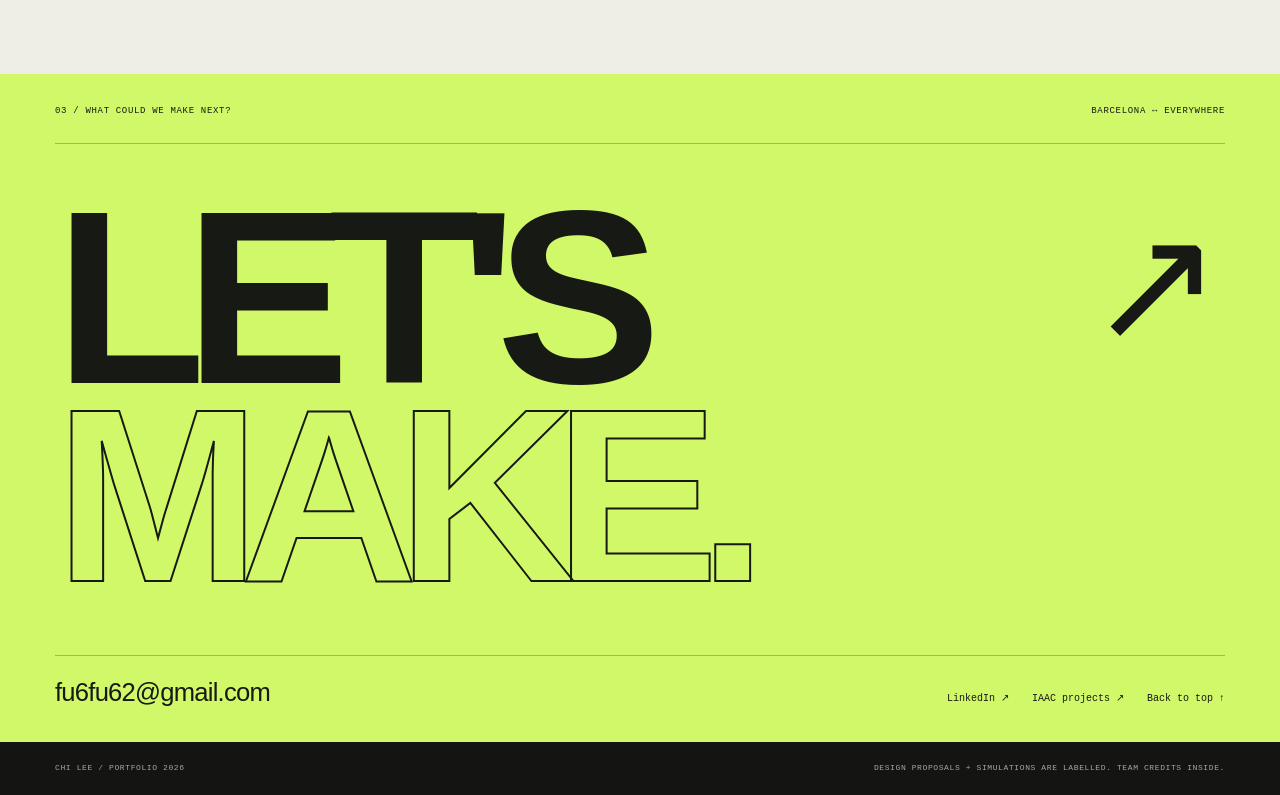
<file: preview-v11.html>
<!doctype html>
<html lang="en">
<head><meta name="robots" content="noindex">
<meta charset="utf-8">
<meta name="viewport" content="width=device-width,initial-scale=1">
<meta name="theme-color" content="#141512">
<meta name="description" content="Chi Lee is a Barcelona-based architectural designer and researcher working across robotic fabrication, computational design, 3D sensing and material experiments.">
<title>Chi Lee | Matter in Motion</title>
<link rel="icon" href="assets/favicon.svg" type="image/svg+xml">
<link rel="stylesheet" href="style-v11.css?v1794511616552">
<script src="projects.js?v1794511616552" defer></script>
<script src="app-v11.js?v1794511616552" defer></script>
</head>
<body>
<a class="skip" href="#work">Skip to projects</a>
<header class="site-header">
<a class="wordmark" href="#top" aria-label="Chi Lee, back to top"><span class="brand-mark" aria-hidden="true">+</span> CHI LEE<span class="brand-dot">.</span></a>
<span class="header-discipline">DESIGN / ROBOTICS / MATTER</span>
<nav aria-label="Main navigation"><a href="#work">Work <sup>28</sup></a><a href="#about">About</a><a href="#contact" class="nav-contact">Let's talk <span aria-hidden="true">↗</span></a></nav>
</header>
<main>
<section class="hero" id="top" aria-labelledby="hero-title">
<div class="hero-grid" aria-hidden="true"></div>
<div class="hero-topline mono"><span><i class="status-dot"></i> BARCELONA, ES</span><span id="local-clock">COMPUTATIONAL / PHYSICAL</span></div>
<div class="hero-visual"><img src="assets/tw_model.jpg" alt="Terraweave physical prototype: woven willow scaffold filled with earthen deposits" fetchpriority="high" width="1600" height="1066"><span class="image-cross cross-a" aria-hidden="true">+</span><span class="image-cross cross-b" aria-hidden="true">+</span></div>
<h1 id="hero-title">MATTER<br><span class="hero-middle">IN</span> <span class="outline-type">MOTION</span><span class="title-point">.</span></h1>
<div class="hero-caption mono"><span class="caption-rule"></span><span>FIG. 01 / TERRAWEAVE<br>WILLOW + EARTH + ROBOTICS<br>IAAC MRAC / TEAM PROTOTYPE</span></div>
<div class="hero-bottom"><p>I turn geometry into physical experiments.<br>Architecture, robotic fabrication<br>and the materials in between.</p><a class="round-link" href="#work" aria-label="Explore selected work"><span>EXPLORE<br>THE WORK</span><span class="round-arrow" aria-hidden="true">↓</span></a><span class="hero-index mono">SELECTED WORK<br>2019 / 2026</span></div>
</section>
<div class="ticker" aria-hidden="true"><div>GEOMETRY → TOOLPATH → MATERIAL → FEEDBACK <span>+</span> GEOMETRY → TOOLPATH → MATERIAL → FEEDBACK <span>+</span> GEOMETRY → TOOLPATH → MATERIAL → FEEDBACK <span>+</span></div></div>
<section class="work-section" id="work" aria-labelledby="work-title">
<div class="section-heading"><div><span class="section-kicker mono">01 / THE WORK</span><h2 id="work-title">Ideas, made<br><span class="serif-word">physical.</span></h2></div><p>From a 3D-printed living façade to<br>robotically injected earth. A collection<br>of prototypes, studies and systems.</p><span class="section-number" aria-hidden="true">[28]</span></div>
<div class="featured-grid" id="featured-grid" aria-label="Featured projects"></div>
<div class="archive-heading"><div><span class="section-kicker mono">THE COMPLETE INDEX</span><h3>Keep exploring<span class="acid-text">.</span></h3></div><p>All 28 entries. Different scales.<br>One curiosity about how things are made.</p></div>
<div class="archive-toolbar"><div class="filters" role="group" aria-label="Filter projects by discipline"><button type="button" data-filter="All" aria-pressed="true">All <span>28</span></button><button type="button" data-filter="Robotics" aria-pressed="false">Robotics</button><button type="button" data-filter="Materials" aria-pressed="false">Materials</button><button type="button" data-filter="Sensing" aria-pressed="false">Sensing</button><button type="button" data-filter="Architecture" aria-pressed="false">Architecture</button><button type="button" data-filter="RoboticsPath" aria-pressed="false">Robotics path <span>5</span></button></div><label class="search"><span aria-hidden="true">⌕</span><span class="sr-only">Search project titles, tools or descriptions</span><input id="project-search" type="search" placeholder="Search the archive" autocomplete="off"></label></div>
<div class="result-meta mono"><span id="result-count" role="status" aria-live="polite">28 PROJECTS</span><span>OPEN A PROJECT TO SEE PROCESS + CREDITS ↗</span></div>
<div class="archive-grid" id="archive-grid" aria-label="All projects"></div><p class="empty-state" id="empty-state" hidden>No matching projects. Try a different material, tool or title.</p>
</section>
<section class="lab-section" aria-labelledby="lab-title"><div class="lab-top mono"><span><i class="status-dot"></i> NOTES FROM THE MOTION LAB</span><span>SIMULATION / 2026</span></div><div class="lab-layout"><div><h2 id="lab-title">A straight line<br>isn't always<br><span class="outline-type">straightforward.</span></h2><p>An AI-assisted SO-101 kinematics study compares joint-space motion with Cartesian paths. The failures are part of the result.</p><button class="text-link light-link" type="button" data-project="so101">Open the motion study <span aria-hidden="true">↗</span></button><span class="lab-note mono">SIMULATION ONLY / NO HARDWARE OR COLLISION VALIDATION</span></div><div class="lab-graphic"><svg viewBox="0 0 560 390" role="img" aria-labelledby="motion-graphic-title"><title id="motion-graphic-title">Illustrative comparison of a curved path and a straight target path, not measured robot data</title><defs><pattern id="lab-grid" width="35" height="35" patternUnits="userSpaceOnUse"><path d="M 35 0 L 0 0 0 35" fill="none" stroke="#32362d" stroke-width="1"/></pattern></defs><rect width="560" height="390" fill="url(#lab-grid)"/><path d="M75 300 Q240 40 480 155" fill="none" stroke="#d1f868" stroke-width="3" class="draw-path"/><path d="M75 300 L480 155" fill="none" stroke="#d8d9d1" stroke-width="2" stroke-dasharray="7 7"/><circle cx="75" cy="300" r="7" fill="#d1f868"/><circle cx="480" cy="155" r="7" fill="#d1f868"/><text x="57" y="330" fill="#d1f868">START</text><text x="455" y="138" fill="#d1f868">TARGET</text><path d="M282 165 L303 218" fill="none" stroke="#94988b" stroke-width="1"/><text x="300" y="155" fill="#d1f868">JOINT-SPACE</text><text x="300" y="175" fill="#d1f868">CURVED PATH</text><text x="214" y="285" fill="#d8d9d1">CARTESIAN TARGET LINE</text><text x="20" y="30" fill="#94988b">CONCEPT DIAGRAM / NOT MEASURED DATA</text></svg></div></div></section>
<section class="about-section" id="about" aria-labelledby="about-title"><span class="section-kicker mono">02 / THE PERSON BEHIND THE PROCESS</span><div class="about-layout"><h2 id="about-title">Architect<br>by training.<br>Maker by<br><span class="serif-word">curiosity.</span></h2><div class="about-copy"><p class="about-lead">I'm Chi, an architectural designer and researcher based in Barcelona. I work where computational geometry meets physical material.</p><p>My projects span PETG printing, robotic earth injection, LiDAR point clouds and architectural design. I’m interested in building envelopes that can be fabricated, maintained and repaired, not just visualised.</p><p>Alongside design and research, I bring international partnership and business-development experience. My next step is to connect that understanding of people and use cases with more reproducible technical work.</p><div class="method-tags"><span>Rhino / Grasshopper</span><span>Robotic fabrication</span><span>3D sensing</span><span>Material prototyping</span></div><div class="education"><div><span class="mono">2025–26</span><span>MADE<br><small>ETSAV · Universitat Politècnica de Catalunya</small></span></div><div><span class="mono">2024–25</span><span>Robotics & Advanced Construction I<br><small>Institute for Advanced Architecture of Catalonia</small></span></div><div><span class="mono">2015–20</span><span>Bachelor of Architecture<br><small>Feng Chia University</small></span></div></div><p class="scope-note">Python, ROS/MoveIt and introductory machine learning began as coursework. The SO-101 study is AI-assisted and simulation-only. Team projects are credited within each entry.</p><a class="text-link" href="downloads/Chi-Lee-CV.pdf" download="Chi-Lee-CV.pdf">Download CV · fabrication & prototyping <span aria-hidden="true">↗</span></a></div></div><div class="research-line"><span class="mono">RESEARCH / CO-AUTHOR</span><div><a href="https://doi.org/10.1038/s40494-026-02897-7" target="_blank" rel="noopener noreferrer">Material-driven formation of architectural character in Huangshi sandstone masonry <span aria-hidden="true">↗</span></a><small>npj Heritage Science · 2026</small><p>A 3D-based diagnostic workflow for conservation decision-making of traditional timber architecture</p><small>Built Heritage · accepted for publication, 2026</small></div></div></section>
<section class="contact-section" id="contact" aria-labelledby="contact-title"><div class="contact-top mono"><span>03 / WHAT COULD WE MAKE NEXT?</span><span>BARCELONA ↔ EVERYWHERE</span></div><a href="mailto:fu6fu62@gmail.com" class="contact-title" id="contact-title">LET'S<br><span class="contact-outline">MAKE.</span><span class="contact-arrow" aria-hidden="true">↗</span></a><div class="contact-bottom"><a href="mailto:fu6fu62@gmail.com">fu6fu62@gmail.com</a><div><a href="https://www.linkedin.com/in/chi-l-589166229/" target="_blank" rel="noopener noreferrer">LinkedIn ↗</a><a href="https://blog.iaac.net/user/chi.lee/" target="_blank" rel="noopener noreferrer">IAAC projects ↗</a><a href="#top">Back to top ↑</a></div></div></section>
</main>
<footer class="site-footer mono"><span>CHI LEE / PORTFOLIO 2026</span><span>DESIGN PROPOSALS + SIMULATIONS ARE LABELLED. TEAM CREDITS INSIDE.</span></footer>
<dialog id="project-dialog" role="dialog" aria-modal="true" class="project-dialog" aria-labelledby="dialog-title"><div class="dialog-nav"><span class="mono" id="dialog-index">PROJECT / 01</span><div><button id="project-prev" type="button" aria-label="Previous project">←</button><button id="project-next" type="button" aria-label="Next project">→</button><button id="dialog-close" type="button" aria-label="Close project">CLOSE <span aria-hidden="true">×</span></button></div></div><article id="project-content"></article></dialog>
<noscript><div class="noscript-note">This portfolio's searchable project catalogue uses JavaScript. You can also <a href="https://blog.iaac.net/user/chi.lee/">browse the IAAC project archive</a>.</div></noscript>
<dialog id="image-viewer" class="image-viewer" aria-labelledby="viewer-title"><div class="viewer-layout"><header class="viewer-toolbar"><h2 id="viewer-title">FULL IMAGE</h2><div class="viewer-actions"><button type="button" id="viewer-zoom" aria-pressed="false">Zoom in</button><a id="viewer-original" href="#" target="_blank" rel="noopener">Open image ↗</a><button type="button" id="viewer-close" aria-label="Close full image">Close ×</button></div></header><div id="viewer-stage" class="viewer-stage"><img id="viewer-image" alt=""></div><p class="viewer-caption"><span id="viewer-caption"></span><br><span class="viewer-hint">Full source image · Zoom to inspect details · Escape to close</span></p></div></dialog>
</body>
</html>
</file>
<file: style.css>
@charset "UTF-8";
:root{--ink:#171914;--paper:#eeeee6;--muted:#73766b;--line:#ced0c3;--acid:#d1f868;--dark:#141512;--mono:'SFMono-Regular',Consolas,'Liberation Mono',monospace;--sans:Arial,Helvetica,sans-serif;--pad:clamp(22px,4.3vw,82px)}
*{box-sizing:border-box}html{scroll-behavior:smooth;scroll-padding-top:86px}body{margin:0;background:var(--paper);color:var(--ink);font-family:var(--sans);-webkit-font-smoothing:antialiased}body.modal-open{overflow:hidden}button,input,a{-webkit-tap-highlight-color:transparent}button,input{font:inherit}button,a{touch-action:manipulation}button{cursor:pointer}a{color:inherit;text-decoration:none}button{color:inherit}img{display:block;max-width:100%}button:focus-visible,a:focus-visible,input:focus-visible{outline:3px solid #709b17;outline-offset:5px}.mono{font-family:var(--mono);font-size:10px;line-height:1.6;letter-spacing:.075em}.sr-only{position:absolute;width:1px;height:1px;margin:-1px;padding:0;border:0;overflow:hidden;clip:rect(0,0,0,0);white-space:nowrap}.skip{position:fixed;left:20px;top:-60px;z-index:1000;padding:15px;background:var(--acid)}.skip:focus{top:15px}
.site-header{position:relative;z-index:20;display:flex;align-items:center;justify-content:space-between;padding:22px var(--pad);height:87px;color:var(--paper);background:var(--dark);border-bottom:1px solid #34362e}.wordmark{font-weight:800;font-size:24px;letter-spacing:-1.1px;display:flex;align-items:center;gap:7px}.brand-mark{font-size:36px;font-weight:400;line-height:.6;margin-right:8px;color:var(--acid)}.brand-dot{color:var(--acid);margin-left:-7px}.header-discipline{font-family:var(--mono);font-size:9px;letter-spacing:.12em;color:#a4a798}.site-header nav{display:flex;align-items:center;gap:30px;font-size:12px}.site-header nav a{position:relative;padding:5px 0}.site-header nav a:after{content:'';position:absolute;left:0;right:0;bottom:-3px;height:1px;background:currentColor;transform:scaleX(0);transform-origin:left;transition:transform .25s}.site-header nav a:hover:after{transform:scaleX(1)}.site-header sup{font-family:var(--mono);color:var(--acid);font-size:8px;top:-.5em;margin-left:3px}.nav-contact{color:var(--acid)}
.hero{position:relative;isolation:isolate;min-height:720px;height:calc(100svh - 87px);max-height:1080px;overflow:hidden;background:var(--dark);color:var(--paper);padding:24px var(--pad) 32px;display:flex;flex-direction:column}.hero-grid{position:absolute;inset:0;z-index:-3;background-image:linear-gradient(to right,#999d7b0d 1px,transparent 1px),linear-gradient(to bottom,#999d7b0b 1px,transparent 1px);background-size:calc((100vw - var(--pad)*2)/12) 90px;pointer-events:none}.hero-topline{display:flex;justify-content:space-between;color:#c6c9bb;position:relative;z-index:3}.hero-topline>span:first-child{display:flex;align-items:center;gap:9px}.status-dot{display:inline-block;width:6px;height:6px;background:var(--acid);border-radius:50%;box-shadow:0 0 12px #d1f86830}.hero-visual{position:absolute;z-index:-2;width:74%;height:87%;right:-4%;top:6%;overflow:hidden}.hero-visual:after{content:'';position:absolute;inset:0;background:linear-gradient(90deg,var(--dark),transparent 33%),linear-gradient(0deg,var(--dark),transparent 27%,transparent 87%,var(--dark));pointer-events:none}.hero-visual img{width:100%;height:100%;object-fit:cover;object-position:60% center;filter:brightness(.78) saturate(.75);mix-blend-mode:screen;animation:image-arrive 1.3s ease both}.image-cross{position:absolute;z-index:2;font-family:var(--mono);font-weight:300;font-size:28px;color:#a5ad8d}.cross-a{top:17%;left:22%}.cross-b{bottom:13%;right:13%}.hero h1{font-size:clamp(86px,12.8vw,207px);line-height:.85;font-weight:700;letter-spacing:-.08em;margin:clamp(58px,7.3vh,100px) 0 0;max-width:100%;position:relative;z-index:1;animation:type-arrive .9s cubic-bezier(.2,.7,.1,1) both}.hero-middle{color:var(--acid);font-family:Georgia,'Times New Roman',serif;font-weight:400;letter-spacing:-.075em;font-style:italic}.outline-type{-webkit-text-stroke:1px var(--paper);color:transparent}.title-point{color:var(--acid);margin-left:.02em}.hero-caption{display:flex;gap:13px;align-items:flex-start;position:absolute;right:6%;top:60%;font-size:9px;color:#d8dacd;z-index:2}.caption-rule{height:1px;width:37px;background:var(--acid);margin-top:7px}.hero-bottom{position:relative;margin-top:auto;display:grid;grid-template-columns:1fr 1fr 1fr;align-items:end;padding-top:44px;z-index:3}.hero-bottom p{margin:0;font-size:15px;line-height:1.5;letter-spacing:-.1px;color:#d1d3c7}.round-link{display:flex;justify-content:space-between;align-items:center;justify-self:center;gap:28px;padding:23px 25px;border:1px solid #9a9e88;border-radius:60px;font-family:var(--mono);font-size:9px;line-height:1.6;letter-spacing:.06em;transition:background .25s,color .25s,transform .25s}.round-link:hover{background:var(--acid);color:var(--ink);border-color:var(--acid);transform:translateY(-4px)}.round-arrow{font-size:28px}.hero-index{justify-self:end;text-align:right;font-size:9px;color:#a4a798}.ticker{background:var(--acid);border-top:1px solid var(--acid);border-bottom:1px solid var(--ink);overflow:hidden;padding:16px 0;white-space:nowrap;font-family:var(--mono);font-size:11px;letter-spacing:.12em}.ticker>div{width:max-content;animation:marquee 32s linear infinite}.ticker span{padding:0 42px;font-size:16px}
.work-section{padding:110px var(--pad) 105px}.section-heading{display:grid;grid-template-columns:1fr 1fr auto;gap:35px;align-items:end;margin-bottom:52px}.section-kicker{display:block;color:var(--muted);margin-bottom:23px}.section-heading h2{font-size:clamp(53px,6.5vw,104px);font-weight:500;letter-spacing:-.07em;line-height:.95;margin:0}.serif-word{font-family:Georgia,'Times New Roman',serif;font-style:italic;font-weight:400;letter-spacing:-.06em}.section-heading p{font-size:14px;line-height:1.6;margin:0 0 5px;justify-self:center}.section-number{font-family:var(--mono);font-size:22px;color:var(--muted);align-self:end;padding-bottom:6px}.featured-grid{display:grid;grid-template-columns:1fr 1fr;gap:54px 26px}.project-card{border:0;padding:0;background:none;text-align:left;width:100%;display:block}.project-card .card-media{position:relative;overflow:hidden;background:#dedfd4;aspect-ratio:1.48}.project-card .card-media img{width:100%;height:100%;object-fit:cover;transition:transform .7s cubic-bezier(.2,.65,.2,1),filter .7s}.project-card:hover .card-media img{transform:scale(1.045)}.project-card:focus-visible{outline-offset:7px}.featured-grid .project-card:nth-child(2){margin-top:84px}.featured-grid .project-card:nth-child(3){margin-top:-84px}.featured-grid .project-card:first-child .card-media{aspect-ratio:1.13}.featured-grid .project-card:nth-child(2) .card-media{aspect-ratio:1.48}.featured-grid .project-card:nth-child(3) .card-media{aspect-ratio:1.48}.featured-grid .project-card:nth-child(4) .card-media{aspect-ratio:1.13}.card-index{position:absolute;left:16px;top:15px;font-family:var(--mono);font-size:10px;background:var(--paper);padding:6px 9px;border:1px solid #17191420;color:var(--ink)}.card-open{position:absolute;right:17px;bottom:17px;border:1px solid #ffffff8c;border-radius:50%;width:46px;height:46px;display:grid;place-items:center;background:#141512a1;color:var(--paper);font-size:25px;transition:background .25s,color .25s,transform .25s}.project-card:hover .card-open{background:var(--acid);border-color:var(--acid);color:var(--ink);transform:rotate(45deg)}.card-meta{display:flex;justify-content:space-between;gap:12px;font-family:var(--mono);font-size:9px;letter-spacing:.03em;text-transform:uppercase;color:#666a5d;margin:15px 0 7px;line-height:1.6}.card-title{font-size:clamp(26px,3vw,45px);font-weight:500;letter-spacing:-.055em;line-height:1.1;margin:0}.card-description{font-size:13px;line-height:1.55;margin:9px 0 0;max-width:440px;color:#5d6255}.featured-grid .project-card[data-project="anomaly-detection"] img{object-position:center}.archive-heading{display:flex;justify-content:space-between;align-items:end;margin:130px 0 38px;border-top:1px solid var(--line);padding-top:38px}.archive-heading h3{font-size:clamp(35px,4.8vw,64px);font-weight:500;line-height:1;letter-spacing:-.06em;margin:0}.archive-heading .section-kicker{margin-bottom:17px}.archive-heading p{font-size:12px;line-height:1.6;color:#64685c;margin:0}.acid-text{color:#7e9b29}.archive-toolbar{display:flex;justify-content:space-between;gap:20px;align-items:center;padding-bottom:22px;border-bottom:1px solid var(--line)}.filters{display:flex;gap:6px;flex-wrap:wrap}.filters button{border:1px solid #bfc3b4;border-radius:40px;background:transparent;padding:10px 17px;font-size:11px;transition:background .2s,color .2s,border-color .2s;white-space:nowrap}.filters button:hover{border-color:var(--ink)}.filters button[aria-pressed="true"]{background:var(--ink);color:var(--paper);border-color:var(--ink)}.filters button span{font-family:var(--mono);font-size:8px;margin-left:4px;color:var(--acid)}.search{display:flex;align-items:center;gap:10px;border-bottom:1px solid #8e9381;padding:8px 0;min-width:180px}.search>span:first-child{font-size:25px;line-height:12px}.search input{border:0;background:transparent;width:170px;font-family:var(--mono);font-size:10px;outline-offset:8px;border-radius:0;color:var(--ink)}.search input::placeholder{color:#666b5e}.result-meta{display:flex;justify-content:space-between;color:#64685c;font-size:9px;margin:17px 0 25px;gap:15px}.archive-grid{display:grid;grid-template-columns:repeat(3,minmax(0,1fr));gap:38px 22px}.archive-grid .card-title{font-size:25px;letter-spacing:-.045em}.archive-grid .card-description{font-size:11px;line-height:1.5;margin-top:7px}.archive-grid .card-media{aspect-ratio:1.48}.archive-grid .card-meta{font-size:8px;margin-top:12px}.archive-grid .card-open{width:35px;height:35px;font-size:20px;right:10px;bottom:10px}.archive-grid .card-index{font-size:8px;top:10px;left:10px;padding:5px 7px}.empty-state{padding:60px 0;color:var(--muted)}.empty-state[hidden]{display:none}
.lab-section{background:var(--dark);color:var(--paper);padding:34px var(--pad) 70px;overflow:hidden}.lab-top{display:flex;justify-content:space-between;border-bottom:1px solid #45493c;padding-bottom:23px;color:#a9ae9b;font-size:9px;gap:20px}.lab-top>span:first-child{display:flex;align-items:center;gap:10px}.lab-layout{display:grid;grid-template-columns:1.05fr 1fr;gap:50px;align-items:center;margin-top:53px}.lab-layout h2{font-size:clamp(38px,4.9vw,76px);font-weight:500;letter-spacing:-.06em;line-height:1.02;margin:0 0 27px}.lab-layout p{font-size:13px;line-height:1.7;color:#bdc2b1;max-width:360px;margin-bottom:26px}.text-link{padding:0 0 9px;background:none;border:0;border-bottom:1px solid #a6ac99;display:inline-flex;justify-content:space-between;gap:35px;font-size:12px;transition:gap .2s}.text-link:hover{gap:48px}.text-link>span{font-size:17px}.light-link{color:var(--acid);border-color:#747e5a}.lab-note{display:block;margin-top:29px;font-size:8px;color:#929a80}.lab-graphic{transform:rotate(-5deg);border:1px solid #3a4130;box-shadow:0 20px 80px #0003}.lab-graphic svg{display:block;width:100%;height:auto}.lab-graphic text{font-family:var(--mono);font-size:9px;letter-spacing:.07em}.draw-path{stroke-dasharray:700;stroke-dashoffset:700;animation:draw-line 5s ease-in-out infinite}
.about-section{padding:110px var(--pad) 75px}.about-layout{display:grid;grid-template-columns:1fr 1fr;gap:90px;align-items:start;margin-top:37px}.about-layout h2{font-size:clamp(58px,7.4vw,112px);line-height:.96;font-weight:500;letter-spacing:-.07em;margin:0}.about-copy{max-width:510px;padding-top:4px}.about-copy p{font-size:13px;line-height:1.75;color:#656b5b;margin:0 0 21px}.about-copy .about-lead{font-size:23px;line-height:1.45;color:var(--ink);letter-spacing:-.04em;margin-bottom:27px}.method-tags{display:flex;gap:7px;flex-wrap:wrap;margin:30px 0 36px}.method-tags span{font-family:var(--mono);font-size:9px;border:1px solid #bfc5b2;border-radius:30px;padding:8px 10px}.education>div{display:grid;grid-template-columns:80px 1fr;gap:15px;border-top:1px solid var(--line);padding:17px 0;font-size:12px;line-height:1.5}.education .mono{font-size:9px;color:var(--muted);padding-top:2px}.education small{font-size:10px;color:var(--muted)}.about-copy .scope-note{font-size:10px;line-height:1.6;color:#737a67;margin:22px 0}.research-line{border-top:1px solid var(--line);display:grid;grid-template-columns:1fr 1fr;gap:90px;margin-top:80px;padding-top:28px}.research-line>.mono{font-size:9px;color:var(--muted)}.research-line a,.research-line p{font-size:12px;line-height:1.6;display:block;margin:0}.research-line a:hover{text-decoration:underline;text-underline-offset:4px}.research-line small{font-family:var(--mono);display:block;font-size:9px;color:var(--muted);margin:7px 0 20px;line-height:1.5}
.contact-section{background:var(--acid);padding:30px var(--pad) 35px;position:relative;overflow:hidden}.contact-top{display:flex;justify-content:space-between;border-bottom:1px solid #17191445;padding-bottom:25px;font-size:9px;gap:20px}.contact-title{display:block;position:relative;font-size:clamp(112px,19.3vw,300px);font-weight:700;letter-spacing:-.085em;line-height:.8;padding:55px 0 60px;max-width:100%}.contact-outline{color:transparent;-webkit-text-stroke:2px var(--ink);transition:color .35s}.contact-title:hover .contact-outline{color:var(--ink)}.contact-arrow{position:absolute;right:2%;top:15%;font-size:.65em;font-weight:400;transition:transform .35s}.contact-title:hover .contact-arrow{transform:translate(9px,-9px)}.contact-bottom{display:flex;justify-content:space-between;align-items:end;border-top:1px solid #17191445;padding-top:22px;gap:30px}.contact-bottom>a{font-size:clamp(15px,2vw,26px);letter-spacing:-.03em}.contact-bottom>div{display:flex;gap:23px;font-family:var(--mono);font-size:10px;line-height:1.6}.contact-bottom a:hover{text-decoration:underline;text-underline-offset:5px}.site-footer{display:flex;justify-content:space-between;padding:20px var(--pad);font-size:8px;background:var(--dark);color:#a5ac96;gap:25px;line-height:1.6}
.project-dialog{width:100%;height:100%;max-width:100%;max-height:100%;padding:0;margin:0;border:0;background:var(--paper);color:var(--ink);overflow-y:auto;overscroll-behavior:contain}.project-dialog::backdrop{background:#111c;backdrop-filter:blur(8px)}.dialog-nav{position:sticky;top:0;z-index:3;background:#eeeEE6f5;backdrop-filter:blur(15px);border-bottom:1px solid var(--line);padding:15px var(--pad);display:flex;justify-content:space-between;align-items:center}.dialog-nav>.mono{color:var(--muted);font-size:9px}.dialog-nav>div{display:flex;gap:7px}.dialog-nav button{min-width:38px;height:38px;border:1px solid #b9bfaa;background:none;font-size:17px}.dialog-nav #dialog-close{font-family:var(--mono);font-size:9px;padding:0 15px;display:flex;gap:16px;align-items:center}.dialog-nav #dialog-close span{font-family:var(--sans);font-size:25px;line-height:1}.dialog-nav button:hover{background:var(--ink);border-color:var(--ink);color:var(--acid)}.case-header{padding:65px var(--pad) 43px}.case-meta{display:flex;gap:13px;align-items:center;flex-wrap:wrap;font-family:var(--mono);font-size:9px;letter-spacing:.05em;text-transform:uppercase;color:var(--muted);margin-bottom:26px}.scope-badge{display:inline-block;background:var(--acid);color:var(--ink);padding:6px 9px}.case-header h2{font-size:clamp(49px,8.5vw,130px);font-weight:500;letter-spacing:-.065em;line-height:.97;margin:0;max-width:1200px;overflow-wrap:anywhere}.case-subtitle{font-size:clamp(18px,2.4vw,32px);font-family:Georgia,'Times New Roman',serif;font-style:italic;letter-spacing:-.025em;margin:22px 0 0;line-height:1.3}.case-cover{margin:0 var(--pad);background:#dce0d0}.case-cover img{width:100%;max-height:76vh;object-fit:contain}.case-cover figcaption,.case-gallery figcaption{font-family:var(--mono);font-size:9px;line-height:1.7;color:#666e59;padding:13px 0;background:var(--paper)}.case-body{padding:60px var(--pad) 65px;display:grid;grid-template-columns:1fr 1.25fr;gap:70px;max-width:1500px}.case-aside .mono{color:var(--muted);font-size:9px}.case-aside h3{font-size:34px;letter-spacing:-.045em;line-height:1.17;font-weight:500;margin:16px 0 32px;max-width:410px}.case-aside .method-tags{max-width:400px}.case-details h3{font-family:var(--mono);font-size:9px;letter-spacing:.075em;font-weight:400;text-transform:uppercase;margin:0 0 12px;color:#737a66}.case-details p{font-size:14px;line-height:1.8;margin:0 0 28px;max-width:650px}.case-details .case-boundary{background:#e0e4d5;border-left:3px solid #819b49;padding:18px 20px;margin-top:7px}.case-boundary h3{color:#4b5933}.case-boundary p{font-size:12px;line-height:1.75;margin:0}.case-team{border-top:1px solid var(--line);padding-top:22px;margin-top:27px}.case-team p{font-size:12px;color:#666e59;line-height:1.7}.case-links{display:flex;gap:25px;flex-wrap:wrap;margin-top:24px}.case-gallery{display:grid;grid-template-columns:1fr 1fr;align-items:start;gap:40px 25px;padding:0 var(--pad) 80px}.case-gallery figure{margin:0;background:#dce0d0}.case-gallery img{width:100%;max-height:650px;object-fit:contain}.case-gallery figure:only-child{grid-column:1/-1;max-width:100%}.case-bottom{border-top:1px solid var(--line);padding:30px var(--pad) 45px;display:flex;justify-content:space-between;gap:25px}.case-bottom button{border:0;background:none;text-align:left;padding:0;font-size:28px;letter-spacing:-.045em;max-width:75%}.case-bottom button span{display:block;font-family:var(--mono);font-size:9px;letter-spacing:.05em;color:var(--muted);margin-bottom:8px}.case-bottom>span{font-size:36px;align-self:center}.noscript-note{padding:30px var(--pad);border:2px solid var(--ink)}
@keyframes marquee{to{transform:translateX(-33.333%)}}@keyframes type-arrive{from{opacity:0;transform:translateY(26px)}to{opacity:1;transform:translateY(0)}}@keyframes image-arrive{from{opacity:0;transform:scale(1.035)}to{opacity:1;transform:scale(1)}}@keyframes draw-line{0%,10%{stroke-dashoffset:700}60%,85%{stroke-dashoffset:0}100%{stroke-dashoffset:700}}
@media(min-width:1600px){.hero-visual{right:0;width:71%}.hero h1{font-size:12.5vw}.hero-caption{right:9%;top:61%}.work-section,.about-section{max-width:1900px;margin-inline:auto}}
@media(max-width:1000px){.header-discipline{display:none}.hero{min-height:650px}.hero h1{font-size:13.1vw;margin-top:85px}.hero-visual{width:90%;right:-18%;height:85%;top:5%}.hero-caption{right:7%;top:63%}.hero-bottom p{font-size:12px}.hero-index{font-size:8px}.section-heading{grid-template-columns:1fr 1fr}.section-number{display:none}.section-heading p{justify-self:end}.archive-toolbar{align-items:flex-start;flex-direction:column}.search{min-width:100%}.search input{width:100%}.archive-grid{grid-template-columns:repeat(2,minmax(0,1fr))}.lab-layout{gap:30px;grid-template-columns:1fr 1fr}.lab-layout h2{font-size:4.8vw}.about-layout,.research-line{gap:45px}.about-copy .about-lead{font-size:20px}.contact-bottom>div{gap:15px}.case-body{gap:40px}}
@media(max-width:650px){:root{--pad:22px}.site-header{height:72px;padding-block:18px}.wordmark{font-size:21px}.brand-mark{font-size:30px;margin-right:4px}.site-header nav{gap:18px;font-size:10px}.nav-contact{display:none}.hero{height:calc(92svh - 72px);min-height:620px;max-height:830px;padding-top:18px;padding-bottom:28px}.hero-topline{font-size:8px}.hero-topline #local-clock{font-size:7px}.hero h1{font-size:16.1vw;line-height:.96;letter-spacing:-.075em;margin-top:58px;max-width:100%}.hero h1 .outline-type{display:block;font-size:15.6vw;line-height:.93}.hero h1 .hero-middle{display:inline-block;margin-top:2px}.title-point{position:absolute;left:86%;bottom:0;font-size:14vw}.hero-visual{width:122%;height:74%;right:-42%;top:15%}.hero-visual img{filter:brightness(.65) saturate(.75);object-position:center}.hero-visual:after{background:linear-gradient(90deg,var(--dark),transparent 45%),linear-gradient(0deg,var(--dark),transparent 28%,transparent 85%,var(--dark))}.hero-caption{top:auto;bottom:150px;right:7%;font-size:7px}.caption-rule{width:18px}.hero-bottom{grid-template-columns:1fr auto;gap:15px;padding-top:90px}.hero-bottom p{font-size:12px;line-height:1.6}.hero-index{display:none}.round-link{padding:17px 18px;gap:17px;font-size:7px}.round-arrow{font-size:21px}.ticker{font-size:9px;padding:12px 0}.ticker span{padding:0 22px}.work-section{padding-top:65px;padding-bottom:70px}.section-heading{display:block;margin-bottom:32px}.section-kicker{font-size:8px;margin-bottom:19px}.section-heading h2{font-size:61px}.section-heading p{font-size:12px;margin-top:25px;line-height:1.5}.featured-grid{grid-template-columns:1fr;gap:30px}.featured-grid .project-card:nth-child(n){margin-top:0}.featured-grid .project-card:nth-child(n) .card-media{aspect-ratio:1.36}.featured-grid .project-card:first-child .card-media{aspect-ratio:1.16}.card-title{font-size:34px}.card-meta{font-size:8px;margin-top:13px}.card-description{font-size:12px}.archive-heading{margin-top:68px;padding-top:26px;display:block;margin-bottom:25px}.archive-heading h3{font-size:41px}.archive-heading p{margin-top:17px;font-size:11px}.filters{gap:5px}.filters button{padding:9px 12px;font-size:10px}.archive-toolbar{gap:18px}.result-meta{font-size:8px}.result-meta>span:last-child{display:none}.archive-grid{gap:27px 13px}.archive-grid .card-title{font-size:20px;line-height:1.1}.archive-grid .card-meta{display:block;font-size:7px;line-height:1.5}.archive-grid .card-meta>span:last-child{display:block;color:#777d6b;margin-top:2px}.archive-grid .card-description{font-size:10px;line-height:1.45}.archive-grid .card-index{font-size:7px;padding:4px 6px;left:7px;top:7px}.archive-grid .card-open{width:28px;height:28px;right:7px;bottom:7px;font-size:17px}.archive-grid .card-media{aspect-ratio:1.1}.lab-section{padding-top:25px;padding-bottom:47px}.lab-top{font-size:7px;gap:10px}.lab-top>span:last-child{display:none}.lab-layout{grid-template-columns:1fr;margin-top:35px;gap:35px}.lab-layout h2{font-size:clamp(30px,6.7vw,43px);line-height:1.08}.lab-layout p{font-size:12px;max-width:100%}.lab-graphic{transform:rotate(-3deg);margin:5px 7px}.lab-note{font-size:7px;line-height:1.8}.about-section{padding-top:63px;padding-bottom:45px}.about-layout{grid-template-columns:1fr;gap:35px;margin-top:27px}.about-layout h2{font-size:68px;line-height:.96}.about-copy .about-lead{font-size:22px}.about-copy p{font-size:12px}.method-tags{margin-top:24px;margin-bottom:28px}.method-tags span{font-size:8px}.education>div{grid-template-columns:66px 1fr;gap:15px}.research-line{grid-template-columns:1fr;gap:18px;margin-top:45px;padding-top:23px}.research-line>.mono{font-size:8px}.research-line a,.research-line p{font-size:11px}.research-line small{font-size:8px}.contact-section{padding-top:22px;padding-bottom:27px}.contact-top{font-size:7px;line-height:1.7}.contact-top>span:last-child{display:none}.contact-title{font-size:25vw;padding-top:37px;padding-bottom:40px}.contact-outline{-webkit-text-stroke:1px var(--ink)}.contact-arrow{right:0;top:22%;font-size:.6em}.contact-bottom{display:block;padding-top:18px}.contact-bottom>a{font-size:20px}.contact-bottom>div{font-size:9px;justify-content:space-between;gap:10px;margin-top:25px}.site-footer{display:block;font-size:7px;padding-block:17px}.site-footer>span{display:block}.site-footer>span:last-child{margin-top:6px;font-size:6px}.dialog-nav{padding-block:12px}.dialog-nav>.mono{font-size:8px}.dialog-nav button{min-width:34px;height:34px}.dialog-nav #dialog-close{font-size:8px;padding-inline:10px;gap:10px}.case-header{padding-top:38px;padding-bottom:28px}.case-meta{font-size:8px;gap:9px;margin-bottom:20px}.case-header h2{font-size:49px}.case-subtitle{font-size:21px;margin-top:16px}.case-cover img{max-height:55vh}.case-cover figcaption,.case-gallery figcaption{font-size:8px;line-height:1.6;padding-block:10px}.case-body{grid-template-columns:1fr;gap:16px;padding-top:32px;padding-bottom:35px}.case-aside h3{font-size:28px;margin-bottom:20px}.case-aside .method-tags{margin-top:15px;margin-bottom:20px}.case-details p{font-size:12px;line-height:1.8;margin-bottom:24px}.case-details h3{font-size:8px}.case-boundary p,.case-team p{font-size:11px}.case-gallery{grid-template-columns:1fr;gap:25px;padding-bottom:35px}.case-bottom{padding-top:25px;padding-bottom:30px}.case-bottom button{font-size:23px}.case-bottom button span{font-size:8px}.case-bottom>span{font-size:28px}}
@media(prefers-reduced-motion:reduce){html{scroll-behavior:auto}*,*:before,*:after{animation:none!important;transition:none!important}.draw-path{stroke-dashoffset:0}}
/* V2: full-image layout. Source images and captions are preserved. */
.project-card .card-media,.featured-grid .project-card:nth-child(n) .card-media,.archive-grid .card-media{aspect-ratio:1.48;background:#e1e2da;overflow:visible}
.project-card .card-media img{object-fit:contain;object-position:center;transform:none!important;filter:none}
.case-cover,.case-gallery figure{background:#e1e2da;min-width:0}
.case-cover img,.case-gallery img{width:100%;height:auto;max-height:none;object-fit:contain;object-position:center}
.image-open{display:block;position:relative;width:100%;border:0;padding:0;background:#e1e2da;cursor:zoom-in;text-align:left}
.image-open-label{display:block;background:var(--paper);font:9px/1.6 var(--mono);color:#626957;padding:8px 0 0;text-align:right}
.case-cover figcaption,.case-gallery figcaption{overflow-wrap:anywhere}
.image-viewer{position:fixed;inset:0;width:100%;height:100%;max-width:100%;max-height:100%;margin:0;border:0;padding:0;background:#171914;color:#eeeee6;overflow:hidden}
.image-viewer::backdrop{background:#000d}.viewer-layout{height:100%;height:100dvh;display:flex;flex-direction:column}
.viewer-toolbar{display:flex;flex-wrap:wrap;gap:8px;align-items:center;justify-content:space-between;padding:12px 18px;border-bottom:1px solid #525649;flex:none}
.viewer-toolbar h2{font:11px/1.5 var(--mono);margin:0}.viewer-actions{display:flex;align-items:center;gap:7px;flex-wrap:wrap}.viewer-actions button,.viewer-actions a{border:1px solid #7b826d;background:#24281f;color:#eeeee6;padding:10px 12px;font:11px/1.4 var(--mono);min-height:40px}.viewer-actions button:hover,.viewer-actions a:hover{background:#d1f868;color:#171914}
.viewer-stage{flex:1;min-height:0;overflow:auto;overscroll-behavior:contain;display:grid;place-items:center;padding:16px;touch-action:pan-x pan-y pinch-zoom;background:#22251e}
.viewer-stage img{width:auto;height:auto;max-width:100%;max-height:100%;object-fit:contain;margin:auto;cursor:zoom-in}
.viewer-stage.is-zoomed{display:block}.viewer-stage.is-zoomed img{max-width:none;max-height:none;width:var(--zoom-width);height:auto;cursor:zoom-out}
.viewer-caption{flex:none;font:10px/1.6 var(--mono);margin:0;padding:12px 18px;max-height:22vh;overflow:auto;overflow-wrap:anywhere}.viewer-hint{color:#b5bba8}
@media(max-width:650px){.title-point{left:86%;bottom:0}.featured-grid .project-card:nth-child(n) .card-media,.archive-grid .card-media{aspect-ratio:1.35}.case-cover img,.case-gallery img{max-height:none}.viewer-toolbar{padding:10px 12px;gap:8px}.viewer-toolbar h2{font-size:10px}.viewer-actions{width:100%}.viewer-actions button,.viewer-actions a{flex:1;text-align:center;padding:9px 7px;font-size:10px}.viewer-stage{padding:10px}.viewer-caption{font-size:9px;padding:10px 12px}}

/* Definite stage sizing keeps tall originals fully visible in fit mode. */
.viewer-stage{display:block;position:relative}.viewer-stage img{width:100%;height:100%;max-width:100%;max-height:100%;object-fit:contain}.viewer-stage.is-zoomed img{width:var(--zoom-width);height:auto;max-width:none;max-height:none}

/* V3: evidence-led, application-focused case studies. Full-image rules remain intact. */
.case-readtime{margin-left:auto;color:#7a826a}.case-chapters{position:sticky;top:69px;z-index:2;display:flex;gap:7px;overflow-x:auto;scrollbar-width:thin;background:#eeeee6f5;backdrop-filter:blur(15px);padding:13px var(--pad);border-bottom:1px solid var(--line);margin-bottom:28px}.case-chapters button{flex-shrink:0;border:1px solid #c6ccba;background:none;border-radius:30px;padding:9px 17px;font-family:var(--mono);font-size:9px;color:#586447;transition:background .2s,color .2s}.case-chapters button:hover,.case-chapters button:focus-visible{background:var(--ink);border-color:var(--ink);color:var(--acid)}.case-section{display:grid;grid-template-columns:minmax(230px,.75fr) minmax(0,1.5fr);gap:60px;padding:65px var(--pad);border-bottom:1px solid var(--line);scroll-margin-top:155px}.case-section:focus,.case-gallery-section:focus{outline:none}.case-section-label>.mono{font-size:9px;color:#727c62}.case-section-label h3{font-size:clamp(31px,3.2vw,48px);font-weight:500;line-height:1.08;letter-spacing:-.055em;margin:20px 0 0}.case-section-note{font-size:11px;line-height:1.75;max-width:250px;color:#747d67;margin:23px 0 0}.case-section-content>p,.case-section-content .case-intro{font-size:16px;line-height:1.8;letter-spacing:-.01em;margin:0 0 27px;max-width:830px}.case-section-content .case-intro{font-size:21px;line-height:1.65;letter-spacing:-.025em}.case-application,.case-deliverable{border-top:1px solid var(--line);padding-top:20px;margin-top:25px}.case-application .mono,.case-deliverable .mono{font-size:9px;color:#71805d}.case-application p{font-size:14px;line-height:1.8;margin:10px 0 0}.case-deliverable p{font-size:19px;line-height:1.5;letter-spacing:-.025em;margin:10px 0 0}.case-overview .method-tags{margin-bottom:0}.case-metrics{display:grid;grid-template-columns:repeat(3,minmax(0,1fr));padding:35px var(--pad);background:#e2e8d5;border-bottom:1px solid #c8d0b8;gap:35px}.case-metrics>div{border-left:1px solid #bac6a3;padding-left:22px}.case-metrics strong{display:block;font-size:clamp(23px,2.5vw,38px);font-weight:500;letter-spacing:-.055em;line-height:1.2;overflow-wrap:anywhere}.case-metrics span{display:block;font-family:var(--mono);font-size:9px;margin-top:15px;text-transform:uppercase;letter-spacing:.03em}.case-metrics small{display:block;font-size:10px;line-height:1.6;color:#667454;margin-top:7px;max-width:280px}.decision-grid{display:grid;grid-template-columns:repeat(2,minmax(0,1fr));gap:28px 30px}.decision-card{border-top:1px solid #9eac89;padding-top:17px}.decision-card>.mono{color:#7c8e60;font-size:10px}.decision-card h4,.process-step h4,.finding-item h4{font-size:22px;font-weight:500;line-height:1.25;letter-spacing:-.035em;margin:15px 0 13px}.decision-card p,.process-step p,.finding-item p{font-size:13px;line-height:1.85;margin:0;color:#5f6b53}.process-step{display:grid;grid-template-columns:40px minmax(0,1fr);gap:16px;padding:0 0 36px;margin:0 0 32px;border-bottom:1px solid #cfd5c3}.process-step:last-child{border-bottom:0;margin-bottom:0;padding-bottom:0}.process-number{color:#6f8353;font-size:11px;padding-top:5px}.process-step h4{margin-top:0;font-size:25px}.process-image{margin-top:25px}.process-image figure{margin:0;background:#dce0d0}.process-image img{width:100%;height:auto;max-height:none;object-fit:contain}.process-image figcaption{background:var(--paper);font-family:var(--mono);font-size:9px;line-height:1.75;color:#6f7b61;padding-top:11px}.finding-item{display:grid;grid-template-columns:25px minmax(0,1fr);gap:15px;margin-bottom:29px}.finding-item>.mono{font-size:9px;padding-top:4px;color:#74865b}.finding-item h4{margin-top:0}.case-section .case-boundary{padding:22px 25px;background:#e1e7d6;border-left:3px solid #819b49;margin-top:35px}.case-boundary h4,.case-nextsteps h4,.case-credits h4{font-family:var(--mono);font-size:10px;letter-spacing:.05em;font-weight:400;text-transform:uppercase;color:#52613c;margin:0 0 13px}.case-boundary p{font-size:12px;line-height:1.8;margin:0;color:#5d6c4c}.case-nextsteps{padding-top:29px;margin-top:30px;border-top:1px solid var(--line)}.case-nextsteps ol{padding-left:20px;margin:0 0 20px}.case-nextsteps li{font-size:12px;line-height:1.85;padding-left:6px;margin-bottom:10px;color:#5f6b53}.case-nextsteps>.mono{font-size:8px;color:#7c876c}.case-gallery-section{padding-top:48px;scroll-margin-top:150px}.gallery-section-heading{padding:0 var(--pad);display:flex;justify-content:space-between;align-items:end;gap:30px;margin-bottom:30px}.gallery-section-heading .mono{color:#748167;font-size:9px}.gallery-section-heading h3{font-size:45px;font-weight:500;line-height:1.1;letter-spacing:-.055em;margin:17px 0 0}.gallery-section-heading>p{font-size:11px;line-height:1.8;color:#747e68;margin:0}.case-gallery{padding-bottom:55px}.case-gallery-section .case-gallery:empty{display:none}.case-credits{border-top:1px solid var(--line);padding-top:48px}.case-credits .case-section-content>p{font-size:12px;line-height:1.8;margin:0 0 27px;color:#5f6b53}.case-source-list{padding-left:17px;margin:0 0 28px}.case-source-list li{font-size:11px;line-height:1.85;color:#6a765e;margin:0 0 10px;padding-left:4px}.case-source-list a{text-decoration:underline;text-underline-offset:4px}.case-links .text-link{font-size:11px}.case-cover img,.case-gallery img,.process-image img{object-fit:contain;max-height:none;height:auto}.case-gallery .image-open,.process-image .image-open{max-width:100%}.case-section-content,.decision-grid,.process-list{min-width:0}.process-image .image-open-label{font-size:8px}.case-credits{scroll-margin-top:150px}
@media(max-width:1000px){.case-section{grid-template-columns:minmax(190px,.7fr) minmax(0,1.5fr);gap:35px}.decision-grid{grid-template-columns:1fr;gap:22px}.case-section-content .case-intro{font-size:18px}.case-section-label h3{font-size:31px}.case-metrics{gap:20px}.case-readtime{margin-left:0}.case-chapters{gap:6px}.case-chapters button{padding:9px 14px}}
@media(max-width:650px){.case-chapters{top:59px;padding:10px var(--pad);gap:5px;margin-bottom:20px}.case-chapters button{font-size:8px;padding:8px 12px}.case-section{grid-template-columns:1fr;gap:27px;padding-top:37px;padding-bottom:38px;scroll-margin-top:125px}.case-section-label>.mono{font-size:8px}.case-section-label h3{font-size:34px;line-height:1.04;margin-top:15px}.case-section-label h3 br{display:none}.case-section-note{max-width:none;font-size:10px;margin-top:16px}.case-section-content .case-intro{font-size:18px;line-height:1.7;margin-bottom:23px}.case-application p{font-size:12px}.case-deliverable p{font-size:17px}.case-application .mono,.case-deliverable .mono{font-size:8px}.case-metrics{grid-template-columns:1fr;gap:22px;padding-top:27px;padding-bottom:28px}.case-metrics>div{padding-left:17px}.case-metrics strong{font-size:30px}.case-metrics span{font-size:8px;margin-top:8px}.case-metrics small{font-size:9px;max-width:none}.decision-card h4,.finding-item h4{font-size:21px}.decision-card p,.process-step p,.finding-item p{font-size:12px;line-height:1.8}.process-step{grid-template-columns:22px minmax(0,1fr);gap:11px;margin-bottom:25px;padding-bottom:26px}.process-step h4{font-size:22px}.process-number{font-size:9px;padding-top:4px}.process-image{margin-top:19px}.process-image figcaption{font-size:8px;line-height:1.7}.process-image .image-open-label{font-size:7px}.finding-item{grid-template-columns:18px minmax(0,1fr);gap:10px}.case-section .case-boundary{padding:19px 17px;margin-top:28px}.case-boundary p{font-size:11px}.case-boundary h4,.case-nextsteps h4,.case-credits h4{font-size:9px}.case-nextsteps li{font-size:11px}.case-nextsteps>.mono{font-size:7px}.gallery-section-heading{display:block;margin-bottom:24px}.gallery-section-heading h3{font-size:36px}.gallery-section-heading>p{margin-top:17px;font-size:10px}.case-gallery-section{padding-top:33px;scroll-margin-top:125px}.case-credits{scroll-margin-top:125px}.case-credits .case-section-content>p{font-size:11px}.case-source-list li{font-size:10px}.case-readtime{font-size:7px}.case-chapters::-webkit-scrollbar{height:3px}.case-gallery .image-open-label{font-size:7px}.case-links{gap:20px}.case-links .text-link{font-size:10px}}

/* V4: original homepage cover + project films immediately below the case cover. */
.case-videos{padding:38px var(--pad) 48px;border-bottom:1px solid var(--line);scroll-margin-top:150px;background:#e5e9dc}.case-video-heading{display:flex;justify-content:space-between;gap:30px;align-items:end;margin-bottom:25px}.case-video-heading .mono{font-size:9px;color:#687657}.case-video-heading h3{font-size:37px;line-height:1.05;letter-spacing:-.05em;font-weight:500;margin:15px 0 0}.case-video-heading>p{font-size:11px;line-height:1.8;color:#6a775b;margin:0}.case-video-grid{display:grid;grid-template-columns:repeat(2,minmax(0,1fr));gap:30px}.case-video-grid.single-film{grid-template-columns:1fr}.case-video{margin:0;min-width:0}.case-video video{display:block;width:100%;height:auto;max-height:76vh;aspect-ratio:16/9;object-fit:contain;background:#11150e;border:1px solid #b7c2a4}.case-video figcaption{padding:17px 0 0}.case-video figcaption strong{display:block;font-size:16px;letter-spacing:-.025em;font-weight:500;line-height:1.4}.case-video figcaption p{font-size:11px;line-height:1.8;color:#5e6c50;margin:8px 0 12px;max-width:760px}.case-video figcaption a{display:inline-block;font-family:var(--mono);font-size:9px;margin:0 20px 5px 0;text-decoration:underline;text-underline-offset:4px}.case-video video:focus-visible{outline:3px solid #719526;outline-offset:4px}
@media(max-width:650px){.case-videos{padding-top:28px;padding-bottom:32px;scroll-margin-top:125px}.case-video-heading{display:block;margin-bottom:20px}.case-video-heading h3{font-size:31px;margin-top:12px}.case-video-heading>.mono{font-size:8px}.case-video-heading>p{font-size:10px;margin-top:15px}.case-video-grid{grid-template-columns:1fr;gap:28px}.case-video video{max-height:70vh}.case-video figcaption strong{font-size:15px}.case-video figcaption p{font-size:10px}.case-video figcaption a{font-size:8px}}

/* v5: SCULPTA media chapters. Existing homepage and 27 other entries preserved. */
.gallery-group{margin-top:4rem}.gallery-group-heading{border-top:1px solid var(--line,#d8d9d1);padding-top:1.25rem;margin-bottom:1.5rem;max-width:54rem}.gallery-group-heading>.mono{font-size:.7rem;letter-spacing:.09em;opacity:.65}.gallery-group-heading h4{font-size:clamp(1.3rem,3vw,1.9rem);line-height:1.15;margin:.65rem 0}.gallery-group-heading p{font-size:.94rem;line-height:1.65;max-width:52rem;color:var(--muted,#696d63)}.film-links{display:flex;gap:.7rem 1.1rem;flex-wrap:wrap}.film-credit{font-size:.8rem!important;opacity:.75}.film-transcript{margin-top:1.2rem;padding-top:1rem;border-top:1px solid #d8d9d1}.film-transcript summary{cursor:pointer;font-size:.85rem}.film-transcript ol{list-style:none;padding:0}.film-transcript li{display:grid;grid-template-columns:3.5rem 1fr;gap:.75rem;margin:.8rem 0;font-size:.85rem;line-height:1.5}.film-transcript time{font-variant-numeric:tabular-nums;opacity:.65}@media(max-width:600px){.gallery-group{margin-top:2.6rem}.gallery-group-heading p{font-size:.85rem}.film-transcript li{grid-template-columns:2.7rem 1fr;gap:.5rem}}

/* SCULPTA only: film-first, legible source figures, compact editorial story. */
.project-card[data-project="sculpta"] .card-media{background:#141b1a}
.project-card[data-project="sculpta"] .card-media img{object-fit:contain;object-position:center}
.sc-clean{background:#fafaf6;color:#252a22}
.sc-clean .sc-header{padding-bottom:32px}
.sc-clean .case-subtitle{max-width:760px}
.sc-clean .case-chapters{background:#fafaf6}
.sc-film{padding:0 var(--pad);scroll-margin-top:150px}
.sc-film video{display:block;width:100%;height:auto;aspect-ratio:16/9;object-fit:contain;background:#101611;border:0}
.sc-film-caption{display:flex;align-items:center;justify-content:space-between;gap:20px;padding:16px 0 23px;border-bottom:1px solid #d8ded1;font-size:11px;line-height:1.5;color:#68705f}
.sc-film-caption>span,.sc-film-caption>a{font-family:var(--mono);font-size:9px;letter-spacing:.04em}
.sc-film-caption p{margin:0}
.sc-film-caption a{text-decoration:underline;text-underline-offset:3px;white-space:nowrap}
.sc-block{padding:64px var(--pad);scroll-margin-top:150px}
.sc-kicker{font-family:var(--mono);font-size:10px;letter-spacing:.09em;color:#737c67}
.sc-clean h3{font-size:clamp(30px,3.6vw,48px);font-weight:500;line-height:1.08;letter-spacing:-.045em;margin:19px 0 0}
.sc-clean h4{font-size:20px;line-height:1.25;font-weight:500;letter-spacing:-.02em;margin:0 0 16px}
.sc-clean p{line-height:1.75}
.sc-overview{display:grid;grid-template-columns:1fr 1.35fr;gap:70px}
.sc-lead{font-size:20px;line-height:1.65!important;margin:0 0 25px}
.sc-facts{margin:0}
.sc-facts>div{display:grid;grid-template-columns:75px 1fr;gap:20px;padding:13px 0;border-top:1px solid #dfe3d9;font-size:13px;line-height:1.6}
.sc-facts dt{color:#737b68}
.sc-facts dd{margin:0}
.sc-section-heading{display:grid;grid-template-columns:1fr 1.35fr;column-gap:70px;align-items:end;margin-bottom:34px}
.sc-section-heading>.sc-kicker{grid-column:1/-1}
.sc-section-heading h3{grid-column:1}
.sc-section-heading>p{grid-column:2;margin:0;max-width:550px;font-size:15px;color:#636d59}
.sc-component{display:grid;grid-template-columns:1fr 1fr;gap:52px;align-items:center}
.sc-unit-sheet{background:#eef1e8;padding:26px 22px 18px;min-width:0}
.sc-clean figure{margin:0;min-width:0}
.sc-clean .image-open{display:block;width:100%;background:transparent}
.sc-clean figure img{display:block;max-width:100%;height:auto;object-fit:contain}
.sc-unit-sheet figure img{height:410px;width:auto;margin:auto}
.sc-clean figcaption{font-size:11px;color:#707967;line-height:1.55;margin-top:13px}
.sc-connection>p{max-width:480px;font-size:14px;color:#626c57}
.sc-connection figure{max-width:345px;margin:25px 0}
.sc-connection figure img{width:100%}
.sc-clean .sc-small{font-size:11px;line-height:1.7;color:#7b826f}
.sc-steps{display:grid;grid-template-columns:repeat(4,minmax(0,1fr));gap:22px;margin-top:38px;padding-top:28px;border-top:1px solid #dfe3d9}
.sc-step{min-width:0}
.sc-step img{width:100%;height:155px;object-fit:contain;background:#fff}
.sc-step>span{display:block;margin-top:17px;font-family:var(--mono);font-size:10px;color:#818977}
.sc-step h4{font-size:13px;letter-spacing:0;margin:6px 0 0;line-height:1.5}
.sc-photo-pair{display:grid;grid-template-columns:1fr 1fr;gap:35px;padding:22px;background:#f0f1ea}
.sc-photo-pair figure img{height:440px;width:auto;max-width:100%;margin:auto}
.sc-photo-pair figcaption{text-align:center}
.sc-revision{display:grid;grid-template-columns:1.12fr 1fr;gap:50px;align-items:center;margin-top:42px}
.sc-revision>figure img{width:100%}
.sc-revision-row{display:grid;grid-template-columns:36px 1fr;gap:16px;margin-top:20px;padding-top:18px;border-top:1px solid #dfe3d9}
.sc-revision-row>span{font-family:var(--mono);font-size:11px;color:#6e7d5d}
.sc-revision-row strong{font-size:15px;font-weight:500}
.sc-revision-row p{font-size:13px;margin:8px 0 0;color:#636d59}
.sc-status{display:grid;grid-template-columns:1fr 1fr;gap:45px;margin-top:34px}
.sc-status>div{border-top:1px solid #d8ded1;padding-top:19px}
.sc-status h4{font-size:15px;margin-bottom:10px}
.sc-status p{font-size:13px;color:#69735f;margin:0}
.sc-credits{padding-top:10px}
.sc-credits details{border-top:1px solid #d8ded1}
.sc-credits summary{display:flex;justify-content:space-between;cursor:pointer;list-style:none;padding:23px 0;font-size:16px}
.sc-credits summary::-webkit-details-marker{display:none}
.sc-documentation{max-width:760px;padding:5px 0 20px}
.sc-documentation h4{font-size:14px;margin-top:24px;margin-bottom:10px}
.sc-documentation p{font-size:13px;color:#6b745e}
.sc-documentation .case-links{margin-top:24px}
@media(max-width:800px){
 .sc-block{padding-top:44px;padding-bottom:44px}
 .sc-overview,.sc-section-heading{grid-template-columns:1fr;gap:20px}
 .sc-section-heading>p{grid-column:1}
 .sc-section-heading h3{margin-top:0}
 .sc-component{gap:30px}
 .sc-lead{font-size:18px}
 .sc-revision{gap:28px}
 .sc-photo-pair figure img{height:330px}
 .sc-unit-sheet figure img{height:340px}
}
@media(max-width:560px){
 .sc-clean .sc-header{padding-bottom:24px}
 .sc-film{scroll-margin-top:125px}
 .sc-film-caption{display:grid;grid-template-columns:1fr auto;gap:8px 14px;padding:13px 0 18px}
 .sc-film-caption p{grid-column:1;grid-row:2;font-size:10px}
 .sc-film-caption a{grid-column:2;grid-row:1/3;font-size:9px}
 .sc-block{scroll-margin-top:125px;padding-top:38px;padding-bottom:38px}
 .sc-kicker{font-size:9px}
 .sc-clean h3{font-size:31px}
 .sc-overview,.sc-section-heading{gap:18px}
 .sc-lead{font-size:16px}
 .sc-facts>div{grid-template-columns:65px 1fr;gap:14px;font-size:12px}
 .sc-section-heading{margin-bottom:25px}
 .sc-section-heading>p{font-size:13px}
 .sc-component{grid-template-columns:1fr;gap:30px}
 .sc-unit-sheet figure img{height:340px}
 .sc-connection figure{max-width:300px;margin:20px auto}
 .sc-clean h4{font-size:18px}
 .sc-connection>p{font-size:13px}
 .sc-steps{grid-template-columns:1fr 1fr;gap:25px 16px;margin-top:28px;padding-top:24px}
 .sc-step img{height:120px}
 .sc-step h4{font-size:12px}
 .sc-photo-pair{gap:15px;padding:12px}
 .sc-photo-pair figure img{height:210px}
 .sc-photo-pair figcaption{font-size:10px}
 .sc-revision{grid-template-columns:1fr;gap:26px;margin-top:30px}
 .sc-revision>figure{max-width:420px;margin:auto}
 .sc-revision-row p{font-size:12px}
 .sc-status{grid-template-columns:1fr;gap:23px;margin-top:27px}
 .sc-status h4{font-size:15px}
 .sc-status p{font-size:12px}
 .sc-credits{padding-top:5px}
}

.sc-clean .sc-header{padding-top:38px;padding-bottom:28px}.sc-clean .case-header h2{font-size:clamp(64px,8vw,104px);line-height:.96;margin:25px 0 23px}.sc-clean .case-subtitle{font-size:clamp(22px,2.5vw,32px)}@media(max-width:560px){.sc-clean .sc-header{padding-top:27px;padding-bottom:22px}.sc-clean .case-header h2{font-size:65px;margin:22px 0 18px}}

@media(max-width:560px){.sc-photo-pair{grid-template-columns:1fr;gap:24px}.sc-photo-pair figure img{height:370px}.sc-photo-pair figcaption{font-size:11px}}

/* v8: Canva thesis slides, image-led */
.sc-slides{display:grid;grid-template-columns:1fr;gap:28px;margin-top:36px}
.sc-slides figure{margin:0}
.sc-slides img{width:100%;height:auto;border-radius:6px;background:#f3f0e8}
.sc-slides figcaption{font-size:14px;line-height:1.45;margin-top:8px;opacity:.8}
@media(min-width:1100px){.sc-slides{grid-template-columns:1fr 1fr}}


/* v10 robotics path note */
.robotics-note{margin:22px var(--pad) 30px;padding:10px 0 10px 18px;border-left:3px solid currentColor;max-width:960px;font-size:15px;line-height:1.5}.robotics-note p{display:grid;grid-template-columns:150px 1fr;gap:12px;margin:0 0 6px}.robotics-note p:last-child{margin:0}.robotics-note .mono{font-size:11px;letter-spacing:.08em;opacity:.65;padding-top:3px}@media(max-width:650px){.robotics-note{font-size:14px}.robotics-note p{display:block}.robotics-note .mono{display:block;padding:0;margin:0 0 2px}}

/* v11 glance panel */
.glance{margin:26px var(--pad) 40px;max-width:1180px}
.glance-head{display:flex;align-items:center;gap:12px;margin:0 0 14px}.glance-head .mono{font-size:11px;letter-spacing:.12em;color:var(--muted)}.glance-head:after{content:"";flex:1;height:1px;background:var(--line)}
.glance-facts{display:grid;grid-template-columns:repeat(4,minmax(0,1fr));gap:10px;margin:0 0 22px}
.glance-fact{display:flex;gap:12px;align-items:flex-start;padding:14px 14px 15px;background:#e6e7de;border-radius:10px}
.glance-icon{flex:0 0 34px;height:34px;border-radius:8px;background:var(--ink);display:grid;place-items:center}
.glance-icon svg{width:20px;height:20px;fill:none;stroke:var(--acid);stroke-width:1.6;stroke-linecap:round;stroke-linejoin:round}
.glance-fact .mono{display:block;font-size:10px;letter-spacing:.1em;color:var(--muted);text-transform:uppercase;margin:1px 0 4px}
.glance-fact strong{display:block;font-size:14px;line-height:1.35;font-weight:600}
.glance .robotics-note{margin:0 0 30px;max-width:none;border-left-color:var(--acid);border-left-width:4px;background:transparent}
.glance-steps{list-style:none;margin:0;padding:0;display:grid;grid-template-columns:repeat(var(--n),minmax(0,1fr));gap:14px;counter-reset:s}
.glance-steps li{position:relative;margin:0}
.glance-steps li:not(:last-child):after{content:"→";position:absolute;right:-12px;top:calc(37.5% - 10px);font-size:15px;color:var(--muted)}
.glance-thumb{border-radius:8px;overflow:hidden;aspect-ratio:4/3}
.glance-thumb{background:#fff}.glance-thumb img{width:100%;height:100%;object-fit:contain;display:block;transition:transform .35s ease}
.glance-thumb:hover img{transform:scale(1.04)}
.glance-steps .mono{display:inline-block;margin:10px 0 4px;font-size:10px;letter-spacing:.1em;background:var(--acid);color:var(--ink);padding:2px 6px;border-radius:3px}
.glance-steps p{margin:0;font-size:14px;line-height:1.35;font-weight:600}
.card-tags{display:flex;flex-wrap:wrap;gap:6px;margin:12px 0 0}
.card-tags span{font:10px/1 var(--mono);letter-spacing:.04em;padding:5px 7px;border:1px solid var(--line);border-radius:999px;color:#4d5246;background:rgba(255,255,255,.35)}
.card-description{display:-webkit-box;-webkit-line-clamp:2;-webkit-box-orient:vertical;overflow:hidden}
.case-gallery img{aspect-ratio:auto;object-fit:contain;width:100%;height:auto}
@media(max-width:980px){.glance-facts{grid-template-columns:repeat(2,minmax(0,1fr))}.glance-steps{grid-template-columns:repeat(3,minmax(0,1fr))}.glance-steps li:after{display:none}}
@media(max-width:560px){.glance{margin:20px var(--pad) 30px}.glance-facts{grid-template-columns:1fr;gap:8px}.glance-fact{padding:11px 12px}.glance-steps{grid-template-columns:repeat(2,minmax(0,1fr));gap:12px}.glance-steps p{font-size:13px}}

/* v12 thesis feature */
.thesis-graphic{transform:none!important;rotate:none!important;display:flex;flex-direction:column;gap:12px;justify-content:center}.thesis-graphic img{display:block;width:100%;height:auto;border:1px solid #32362d}.thesis-caption{font-size:9px;letter-spacing:.08em;color:#94988b}

.loop-figure{display:block;width:100%;height:auto;background:#fff}

/* v13 IAAC article layout */
.ia-story{padding:56px var(--pad) 40px;scroll-margin-top:150px}
.ia-story-head{border-top:1px solid var(--line);padding-top:16px;margin-bottom:28px}
.ia-story-head .mono{font-size:10px;letter-spacing:.09em;color:#737c67}
.ia-chapter{margin:72px 0 8px;padding-top:22px;border-top:1px solid var(--line)}
.ia-chapter .mono{font-size:10px;letter-spacing:.09em;color:#737c67}
.ia-chapter h3{font-size:clamp(26px,3vw,38px);font-weight:500;letter-spacing:-.04em;line-height:1.1;margin:12px 0 0}
.ia-h{font-size:clamp(22px,2.4vw,30px);font-weight:500;letter-spacing:-.03em;line-height:1.2;margin:46px 0 14px;max-width:820px}
.ia-sub{font-size:15px;font-weight:600;letter-spacing:-.01em;margin:26px 0 8px;max-width:820px}
.ia-p{font-size:15px;line-height:1.8;max-width:820px;margin:0 0 14px;color:#3b4035}
.ia-list{max-width:820px;margin:0 0 18px;padding-left:20px;font-size:14px;line-height:1.75;color:#3b4035}
.ia-quote{max-width:820px;margin:18px 0;padding-left:16px;border-left:2px solid #c9d1bd;font-size:15px;line-height:1.7}
.ia-figs{display:grid;gap:18px;margin:22px 0 30px}
.ia-figs.ia-n1{grid-template-columns:1fr}
.ia-figs.ia-n2{grid-template-columns:1fr 1fr}
.ia-figs.ia-n3{grid-template-columns:1fr 1fr 1fr}
.ia-figs figure{margin:0;min-width:0}
.ia-figs figure img,.ia-figs figure video{display:block;width:100%;height:auto;max-height:80vh;object-fit:contain;background:#fff}
.ia-figs figcaption{font-size:11px;color:#707967;margin-top:8px;line-height:1.5}
.ia-figs.ia-n1 figure img{max-height:85vh;margin:0 auto}
@media(max-width:700px){.ia-figs.ia-n2,.ia-figs.ia-n3{grid-template-columns:1fr}.ia-story{padding-top:40px}.ia-p{font-size:14px}}

.ia-figs.ia-n1{max-width:1080px}
.ia-figs.ia-n1 figure img{max-height:72vh}
.ia-figs.ia-n2{max-width:1280px}
</file>
<file: style-v11.css>
@charset "UTF-8";
:root{--ink:#171914;--paper:#eeeee6;--muted:#73766b;--line:#ced0c3;--acid:#d1f868;--dark:#141512;--mono:'SFMono-Regular',Consolas,'Liberation Mono',monospace;--sans:Arial,Helvetica,sans-serif;--pad:clamp(22px,4.3vw,82px)}
*{box-sizing:border-box}html{scroll-behavior:smooth;scroll-padding-top:86px}body{margin:0;background:var(--paper);color:var(--ink);font-family:var(--sans);-webkit-font-smoothing:antialiased}body.modal-open{overflow:hidden}button,input,a{-webkit-tap-highlight-color:transparent}button,input{font:inherit}button,a{touch-action:manipulation}button{cursor:pointer}a{color:inherit;text-decoration:none}button{color:inherit}img{display:block;max-width:100%}button:focus-visible,a:focus-visible,input:focus-visible{outline:3px solid #709b17;outline-offset:5px}.mono{font-family:var(--mono);font-size:10px;line-height:1.6;letter-spacing:.075em}.sr-only{position:absolute;width:1px;height:1px;margin:-1px;padding:0;border:0;overflow:hidden;clip:rect(0,0,0,0);white-space:nowrap}.skip{position:fixed;left:20px;top:-60px;z-index:1000;padding:15px;background:var(--acid)}.skip:focus{top:15px}
.site-header{position:relative;z-index:20;display:flex;align-items:center;justify-content:space-between;padding:22px var(--pad);height:87px;color:var(--paper);background:var(--dark);border-bottom:1px solid #34362e}.wordmark{font-weight:800;font-size:24px;letter-spacing:-1.1px;display:flex;align-items:center;gap:7px}.brand-mark{font-size:36px;font-weight:400;line-height:.6;margin-right:8px;color:var(--acid)}.brand-dot{color:var(--acid);margin-left:-7px}.header-discipline{font-family:var(--mono);font-size:9px;letter-spacing:.12em;color:#a4a798}.site-header nav{display:flex;align-items:center;gap:30px;font-size:12px}.site-header nav a{position:relative;padding:5px 0}.site-header nav a:after{content:'';position:absolute;left:0;right:0;bottom:-3px;height:1px;background:currentColor;transform:scaleX(0);transform-origin:left;transition:transform .25s}.site-header nav a:hover:after{transform:scaleX(1)}.site-header sup{font-family:var(--mono);color:var(--acid);font-size:8px;top:-.5em;margin-left:3px}.nav-contact{color:var(--acid)}
.hero{position:relative;isolation:isolate;min-height:720px;height:calc(100svh - 87px);max-height:1080px;overflow:hidden;background:var(--dark);color:var(--paper);padding:24px var(--pad) 32px;display:flex;flex-direction:column}.hero-grid{position:absolute;inset:0;z-index:-3;background-image:linear-gradient(to right,#999d7b0d 1px,transparent 1px),linear-gradient(to bottom,#999d7b0b 1px,transparent 1px);background-size:calc((100vw - var(--pad)*2)/12) 90px;pointer-events:none}.hero-topline{display:flex;justify-content:space-between;color:#c6c9bb;position:relative;z-index:3}.hero-topline>span:first-child{display:flex;align-items:center;gap:9px}.status-dot{display:inline-block;width:6px;height:6px;background:var(--acid);border-radius:50%;box-shadow:0 0 12px #d1f86830}.hero-visual{position:absolute;z-index:-2;width:74%;height:87%;right:-4%;top:6%;overflow:hidden}.hero-visual:after{content:'';position:absolute;inset:0;background:linear-gradient(90deg,var(--dark),transparent 33%),linear-gradient(0deg,var(--dark),transparent 27%,transparent 87%,var(--dark));pointer-events:none}.hero-visual img{width:100%;height:100%;object-fit:cover;object-position:60% center;filter:brightness(.78) saturate(.75);mix-blend-mode:screen;animation:image-arrive 1.3s ease both}.image-cross{position:absolute;z-index:2;font-family:var(--mono);font-weight:300;font-size:28px;color:#a5ad8d}.cross-a{top:17%;left:22%}.cross-b{bottom:13%;right:13%}.hero h1{font-size:clamp(86px,12.8vw,207px);line-height:.85;font-weight:700;letter-spacing:-.08em;margin:clamp(58px,7.3vh,100px) 0 0;max-width:100%;position:relative;z-index:1;animation:type-arrive .9s cubic-bezier(.2,.7,.1,1) both}.hero-middle{color:var(--acid);font-family:Georgia,'Times New Roman',serif;font-weight:400;letter-spacing:-.075em;font-style:italic}.outline-type{-webkit-text-stroke:1px var(--paper);color:transparent}.title-point{color:var(--acid);margin-left:.02em}.hero-caption{display:flex;gap:13px;align-items:flex-start;position:absolute;right:6%;top:60%;font-size:9px;color:#d8dacd;z-index:2}.caption-rule{height:1px;width:37px;background:var(--acid);margin-top:7px}.hero-bottom{position:relative;margin-top:auto;display:grid;grid-template-columns:1fr 1fr 1fr;align-items:end;padding-top:44px;z-index:3}.hero-bottom p{margin:0;font-size:15px;line-height:1.5;letter-spacing:-.1px;color:#d1d3c7}.round-link{display:flex;justify-content:space-between;align-items:center;justify-self:center;gap:28px;padding:23px 25px;border:1px solid #9a9e88;border-radius:60px;font-family:var(--mono);font-size:9px;line-height:1.6;letter-spacing:.06em;transition:background .25s,color .25s,transform .25s}.round-link:hover{background:var(--acid);color:var(--ink);border-color:var(--acid);transform:translateY(-4px)}.round-arrow{font-size:28px}.hero-index{justify-self:end;text-align:right;font-size:9px;color:#a4a798}.ticker{background:var(--acid);border-top:1px solid var(--acid);border-bottom:1px solid var(--ink);overflow:hidden;padding:16px 0;white-space:nowrap;font-family:var(--mono);font-size:11px;letter-spacing:.12em}.ticker>div{width:max-content;animation:marquee 32s linear infinite}.ticker span{padding:0 42px;font-size:16px}
.work-section{padding:110px var(--pad) 105px}.section-heading{display:grid;grid-template-columns:1fr 1fr auto;gap:35px;align-items:end;margin-bottom:52px}.section-kicker{display:block;color:var(--muted);margin-bottom:23px}.section-heading h2{font-size:clamp(53px,6.5vw,104px);font-weight:500;letter-spacing:-.07em;line-height:.95;margin:0}.serif-word{font-family:Georgia,'Times New Roman',serif;font-style:italic;font-weight:400;letter-spacing:-.06em}.section-heading p{font-size:14px;line-height:1.6;margin:0 0 5px;justify-self:center}.section-number{font-family:var(--mono);font-size:22px;color:var(--muted);align-self:end;padding-bottom:6px}.featured-grid{display:grid;grid-template-columns:1fr 1fr;gap:54px 26px}.project-card{border:0;padding:0;background:none;text-align:left;width:100%;display:block}.project-card .card-media{position:relative;overflow:hidden;background:#dedfd4;aspect-ratio:1.48}.project-card .card-media img{width:100%;height:100%;object-fit:cover;transition:transform .7s cubic-bezier(.2,.65,.2,1),filter .7s}.project-card:hover .card-media img{transform:scale(1.045)}.project-card:focus-visible{outline-offset:7px}.featured-grid .project-card:nth-child(2){margin-top:84px}.featured-grid .project-card:nth-child(3){margin-top:-84px}.featured-grid .project-card:first-child .card-media{aspect-ratio:1.13}.featured-grid .project-card:nth-child(2) .card-media{aspect-ratio:1.48}.featured-grid .project-card:nth-child(3) .card-media{aspect-ratio:1.48}.featured-grid .project-card:nth-child(4) .card-media{aspect-ratio:1.13}.card-index{position:absolute;left:16px;top:15px;font-family:var(--mono);font-size:10px;background:var(--paper);padding:6px 9px;border:1px solid #17191420;color:var(--ink)}.card-open{position:absolute;right:17px;bottom:17px;border:1px solid #ffffff8c;border-radius:50%;width:46px;height:46px;display:grid;place-items:center;background:#141512a1;color:var(--paper);font-size:25px;transition:background .25s,color .25s,transform .25s}.project-card:hover .card-open{background:var(--acid);border-color:var(--acid);color:var(--ink);transform:rotate(45deg)}.card-meta{display:flex;justify-content:space-between;gap:12px;font-family:var(--mono);font-size:9px;letter-spacing:.03em;text-transform:uppercase;color:#666a5d;margin:15px 0 7px;line-height:1.6}.card-title{font-size:clamp(26px,3vw,45px);font-weight:500;letter-spacing:-.055em;line-height:1.1;margin:0}.card-description{font-size:13px;line-height:1.55;margin:9px 0 0;max-width:440px;color:#5d6255}.featured-grid .project-card[data-project="anomaly-detection"] img{object-position:center}.archive-heading{display:flex;justify-content:space-between;align-items:end;margin:130px 0 38px;border-top:1px solid var(--line);padding-top:38px}.archive-heading h3{font-size:clamp(35px,4.8vw,64px);font-weight:500;line-height:1;letter-spacing:-.06em;margin:0}.archive-heading .section-kicker{margin-bottom:17px}.archive-heading p{font-size:12px;line-height:1.6;color:#64685c;margin:0}.acid-text{color:#7e9b29}.archive-toolbar{display:flex;justify-content:space-between;gap:20px;align-items:center;padding-bottom:22px;border-bottom:1px solid var(--line)}.filters{display:flex;gap:6px;flex-wrap:wrap}.filters button{border:1px solid #bfc3b4;border-radius:40px;background:transparent;padding:10px 17px;font-size:11px;transition:background .2s,color .2s,border-color .2s;white-space:nowrap}.filters button:hover{border-color:var(--ink)}.filters button[aria-pressed="true"]{background:var(--ink);color:var(--paper);border-color:var(--ink)}.filters button span{font-family:var(--mono);font-size:8px;margin-left:4px;color:var(--acid)}.search{display:flex;align-items:center;gap:10px;border-bottom:1px solid #8e9381;padding:8px 0;min-width:180px}.search>span:first-child{font-size:25px;line-height:12px}.search input{border:0;background:transparent;width:170px;font-family:var(--mono);font-size:10px;outline-offset:8px;border-radius:0;color:var(--ink)}.search input::placeholder{color:#666b5e}.result-meta{display:flex;justify-content:space-between;color:#64685c;font-size:9px;margin:17px 0 25px;gap:15px}.archive-grid{display:grid;grid-template-columns:repeat(3,minmax(0,1fr));gap:38px 22px}.archive-grid .card-title{font-size:25px;letter-spacing:-.045em}.archive-grid .card-description{font-size:11px;line-height:1.5;margin-top:7px}.archive-grid .card-media{aspect-ratio:1.48}.archive-grid .card-meta{font-size:8px;margin-top:12px}.archive-grid .card-open{width:35px;height:35px;font-size:20px;right:10px;bottom:10px}.archive-grid .card-index{font-size:8px;top:10px;left:10px;padding:5px 7px}.empty-state{padding:60px 0;color:var(--muted)}.empty-state[hidden]{display:none}
.lab-section{background:var(--dark);color:var(--paper);padding:34px var(--pad) 70px;overflow:hidden}.lab-top{display:flex;justify-content:space-between;border-bottom:1px solid #45493c;padding-bottom:23px;color:#a9ae9b;font-size:9px;gap:20px}.lab-top>span:first-child{display:flex;align-items:center;gap:10px}.lab-layout{display:grid;grid-template-columns:1.05fr 1fr;gap:50px;align-items:center;margin-top:53px}.lab-layout h2{font-size:clamp(38px,4.9vw,76px);font-weight:500;letter-spacing:-.06em;line-height:1.02;margin:0 0 27px}.lab-layout p{font-size:13px;line-height:1.7;color:#bdc2b1;max-width:360px;margin-bottom:26px}.text-link{padding:0 0 9px;background:none;border:0;border-bottom:1px solid #a6ac99;display:inline-flex;justify-content:space-between;gap:35px;font-size:12px;transition:gap .2s}.text-link:hover{gap:48px}.text-link>span{font-size:17px}.light-link{color:var(--acid);border-color:#747e5a}.lab-note{display:block;margin-top:29px;font-size:8px;color:#929a80}.lab-graphic{transform:rotate(-5deg);border:1px solid #3a4130;box-shadow:0 20px 80px #0003}.lab-graphic svg{display:block;width:100%;height:auto}.lab-graphic text{font-family:var(--mono);font-size:9px;letter-spacing:.07em}.draw-path{stroke-dasharray:700;stroke-dashoffset:700;animation:draw-line 5s ease-in-out infinite}
.about-section{padding:110px var(--pad) 75px}.about-layout{display:grid;grid-template-columns:1fr 1fr;gap:90px;align-items:start;margin-top:37px}.about-layout h2{font-size:clamp(58px,7.4vw,112px);line-height:.96;font-weight:500;letter-spacing:-.07em;margin:0}.about-copy{max-width:510px;padding-top:4px}.about-copy p{font-size:13px;line-height:1.75;color:#656b5b;margin:0 0 21px}.about-copy .about-lead{font-size:23px;line-height:1.45;color:var(--ink);letter-spacing:-.04em;margin-bottom:27px}.method-tags{display:flex;gap:7px;flex-wrap:wrap;margin:30px 0 36px}.method-tags span{font-family:var(--mono);font-size:9px;border:1px solid #bfc5b2;border-radius:30px;padding:8px 10px}.education>div{display:grid;grid-template-columns:80px 1fr;gap:15px;border-top:1px solid var(--line);padding:17px 0;font-size:12px;line-height:1.5}.education .mono{font-size:9px;color:var(--muted);padding-top:2px}.education small{font-size:10px;color:var(--muted)}.about-copy .scope-note{font-size:10px;line-height:1.6;color:#737a67;margin:22px 0}.research-line{border-top:1px solid var(--line);display:grid;grid-template-columns:1fr 1fr;gap:90px;margin-top:80px;padding-top:28px}.research-line>.mono{font-size:9px;color:var(--muted)}.research-line a,.research-line p{font-size:12px;line-height:1.6;display:block;margin:0}.research-line a:hover{text-decoration:underline;text-underline-offset:4px}.research-line small{font-family:var(--mono);display:block;font-size:9px;color:var(--muted);margin:7px 0 20px;line-height:1.5}
.contact-section{background:var(--acid);padding:30px var(--pad) 35px;position:relative;overflow:hidden}.contact-top{display:flex;justify-content:space-between;border-bottom:1px solid #17191445;padding-bottom:25px;font-size:9px;gap:20px}.contact-title{display:block;position:relative;font-size:clamp(112px,19.3vw,300px);font-weight:700;letter-spacing:-.085em;line-height:.8;padding:55px 0 60px;max-width:100%}.contact-outline{color:transparent;-webkit-text-stroke:2px var(--ink);transition:color .35s}.contact-title:hover .contact-outline{color:var(--ink)}.contact-arrow{position:absolute;right:2%;top:15%;font-size:.65em;font-weight:400;transition:transform .35s}.contact-title:hover .contact-arrow{transform:translate(9px,-9px)}.contact-bottom{display:flex;justify-content:space-between;align-items:end;border-top:1px solid #17191445;padding-top:22px;gap:30px}.contact-bottom>a{font-size:clamp(15px,2vw,26px);letter-spacing:-.03em}.contact-bottom>div{display:flex;gap:23px;font-family:var(--mono);font-size:10px;line-height:1.6}.contact-bottom a:hover{text-decoration:underline;text-underline-offset:5px}.site-footer{display:flex;justify-content:space-between;padding:20px var(--pad);font-size:8px;background:var(--dark);color:#a5ac96;gap:25px;line-height:1.6}
.project-dialog{width:100%;height:100%;max-width:100%;max-height:100%;padding:0;margin:0;border:0;background:var(--paper);color:var(--ink);overflow-y:auto;overscroll-behavior:contain}.project-dialog::backdrop{background:#111c;backdrop-filter:blur(8px)}.dialog-nav{position:sticky;top:0;z-index:3;background:#eeeEE6f5;backdrop-filter:blur(15px);border-bottom:1px solid var(--line);padding:15px var(--pad);display:flex;justify-content:space-between;align-items:center}.dialog-nav>.mono{color:var(--muted);font-size:9px}.dialog-nav>div{display:flex;gap:7px}.dialog-nav button{min-width:38px;height:38px;border:1px solid #b9bfaa;background:none;font-size:17px}.dialog-nav #dialog-close{font-family:var(--mono);font-size:9px;padding:0 15px;display:flex;gap:16px;align-items:center}.dialog-nav #dialog-close span{font-family:var(--sans);font-size:25px;line-height:1}.dialog-nav button:hover{background:var(--ink);border-color:var(--ink);color:var(--acid)}.case-header{padding:65px var(--pad) 43px}.case-meta{display:flex;gap:13px;align-items:center;flex-wrap:wrap;font-family:var(--mono);font-size:9px;letter-spacing:.05em;text-transform:uppercase;color:var(--muted);margin-bottom:26px}.scope-badge{display:inline-block;background:var(--acid);color:var(--ink);padding:6px 9px}.case-header h2{font-size:clamp(49px,8.5vw,130px);font-weight:500;letter-spacing:-.065em;line-height:.97;margin:0;max-width:1200px;overflow-wrap:anywhere}.case-subtitle{font-size:clamp(18px,2.4vw,32px);font-family:Georgia,'Times New Roman',serif;font-style:italic;letter-spacing:-.025em;margin:22px 0 0;line-height:1.3}.case-cover{margin:0 var(--pad);background:#dce0d0}.case-cover img{width:100%;max-height:76vh;object-fit:contain}.case-cover figcaption,.case-gallery figcaption{font-family:var(--mono);font-size:9px;line-height:1.7;color:#666e59;padding:13px 0;background:var(--paper)}.case-body{padding:60px var(--pad) 65px;display:grid;grid-template-columns:1fr 1.25fr;gap:70px;max-width:1500px}.case-aside .mono{color:var(--muted);font-size:9px}.case-aside h3{font-size:34px;letter-spacing:-.045em;line-height:1.17;font-weight:500;margin:16px 0 32px;max-width:410px}.case-aside .method-tags{max-width:400px}.case-details h3{font-family:var(--mono);font-size:9px;letter-spacing:.075em;font-weight:400;text-transform:uppercase;margin:0 0 12px;color:#737a66}.case-details p{font-size:14px;line-height:1.8;margin:0 0 28px;max-width:650px}.case-details .case-boundary{background:#e0e4d5;border-left:3px solid #819b49;padding:18px 20px;margin-top:7px}.case-boundary h3{color:#4b5933}.case-boundary p{font-size:12px;line-height:1.75;margin:0}.case-team{border-top:1px solid var(--line);padding-top:22px;margin-top:27px}.case-team p{font-size:12px;color:#666e59;line-height:1.7}.case-links{display:flex;gap:25px;flex-wrap:wrap;margin-top:24px}.case-gallery{display:grid;grid-template-columns:1fr 1fr;align-items:start;gap:40px 25px;padding:0 var(--pad) 80px}.case-gallery figure{margin:0;background:#dce0d0}.case-gallery img{width:100%;max-height:650px;object-fit:contain}.case-gallery figure:only-child{grid-column:1/-1;max-width:100%}.case-bottom{border-top:1px solid var(--line);padding:30px var(--pad) 45px;display:flex;justify-content:space-between;gap:25px}.case-bottom button{border:0;background:none;text-align:left;padding:0;font-size:28px;letter-spacing:-.045em;max-width:75%}.case-bottom button span{display:block;font-family:var(--mono);font-size:9px;letter-spacing:.05em;color:var(--muted);margin-bottom:8px}.case-bottom>span{font-size:36px;align-self:center}.noscript-note{padding:30px var(--pad);border:2px solid var(--ink)}
@keyframes marquee{to{transform:translateX(-33.333%)}}@keyframes type-arrive{from{opacity:0;transform:translateY(26px)}to{opacity:1;transform:translateY(0)}}@keyframes image-arrive{from{opacity:0;transform:scale(1.035)}to{opacity:1;transform:scale(1)}}@keyframes draw-line{0%,10%{stroke-dashoffset:700}60%,85%{stroke-dashoffset:0}100%{stroke-dashoffset:700}}
@media(min-width:1600px){.hero-visual{right:0;width:71%}.hero h1{font-size:12.5vw}.hero-caption{right:9%;top:61%}.work-section,.about-section{max-width:1900px;margin-inline:auto}}
@media(max-width:1000px){.header-discipline{display:none}.hero{min-height:650px}.hero h1{font-size:13.1vw;margin-top:85px}.hero-visual{width:90%;right:-18%;height:85%;top:5%}.hero-caption{right:7%;top:63%}.hero-bottom p{font-size:12px}.hero-index{font-size:8px}.section-heading{grid-template-columns:1fr 1fr}.section-number{display:none}.section-heading p{justify-self:end}.archive-toolbar{align-items:flex-start;flex-direction:column}.search{min-width:100%}.search input{width:100%}.archive-grid{grid-template-columns:repeat(2,minmax(0,1fr))}.lab-layout{gap:30px;grid-template-columns:1fr 1fr}.lab-layout h2{font-size:4.8vw}.about-layout,.research-line{gap:45px}.about-copy .about-lead{font-size:20px}.contact-bottom>div{gap:15px}.case-body{gap:40px}}
@media(max-width:650px){:root{--pad:22px}.site-header{height:72px;padding-block:18px}.wordmark{font-size:21px}.brand-mark{font-size:30px;margin-right:4px}.site-header nav{gap:18px;font-size:10px}.nav-contact{display:none}.hero{height:calc(92svh - 72px);min-height:620px;max-height:830px;padding-top:18px;padding-bottom:28px}.hero-topline{font-size:8px}.hero-topline #local-clock{font-size:7px}.hero h1{font-size:16.1vw;line-height:.96;letter-spacing:-.075em;margin-top:58px;max-width:100%}.hero h1 .outline-type{display:block;font-size:15.6vw;line-height:.93}.hero h1 .hero-middle{display:inline-block;margin-top:2px}.title-point{position:absolute;left:86%;bottom:0;font-size:14vw}.hero-visual{width:122%;height:74%;right:-42%;top:15%}.hero-visual img{filter:brightness(.65) saturate(.75);object-position:center}.hero-visual:after{background:linear-gradient(90deg,var(--dark),transparent 45%),linear-gradient(0deg,var(--dark),transparent 28%,transparent 85%,var(--dark))}.hero-caption{top:auto;bottom:150px;right:7%;font-size:7px}.caption-rule{width:18px}.hero-bottom{grid-template-columns:1fr auto;gap:15px;padding-top:90px}.hero-bottom p{font-size:12px;line-height:1.6}.hero-index{display:none}.round-link{padding:17px 18px;gap:17px;font-size:7px}.round-arrow{font-size:21px}.ticker{font-size:9px;padding:12px 0}.ticker span{padding:0 22px}.work-section{padding-top:65px;padding-bottom:70px}.section-heading{display:block;margin-bottom:32px}.section-kicker{font-size:8px;margin-bottom:19px}.section-heading h2{font-size:61px}.section-heading p{font-size:12px;margin-top:25px;line-height:1.5}.featured-grid{grid-template-columns:1fr;gap:30px}.featured-grid .project-card:nth-child(n){margin-top:0}.featured-grid .project-card:nth-child(n) .card-media{aspect-ratio:1.36}.featured-grid .project-card:first-child .card-media{aspect-ratio:1.16}.card-title{font-size:34px}.card-meta{font-size:8px;margin-top:13px}.card-description{font-size:12px}.archive-heading{margin-top:68px;padding-top:26px;display:block;margin-bottom:25px}.archive-heading h3{font-size:41px}.archive-heading p{margin-top:17px;font-size:11px}.filters{gap:5px}.filters button{padding:9px 12px;font-size:10px}.archive-toolbar{gap:18px}.result-meta{font-size:8px}.result-meta>span:last-child{display:none}.archive-grid{gap:27px 13px}.archive-grid .card-title{font-size:20px;line-height:1.1}.archive-grid .card-meta{display:block;font-size:7px;line-height:1.5}.archive-grid .card-meta>span:last-child{display:block;color:#777d6b;margin-top:2px}.archive-grid .card-description{font-size:10px;line-height:1.45}.archive-grid .card-index{font-size:7px;padding:4px 6px;left:7px;top:7px}.archive-grid .card-open{width:28px;height:28px;right:7px;bottom:7px;font-size:17px}.archive-grid .card-media{aspect-ratio:1.1}.lab-section{padding-top:25px;padding-bottom:47px}.lab-top{font-size:7px;gap:10px}.lab-top>span:last-child{display:none}.lab-layout{grid-template-columns:1fr;margin-top:35px;gap:35px}.lab-layout h2{font-size:clamp(30px,6.7vw,43px);line-height:1.08}.lab-layout p{font-size:12px;max-width:100%}.lab-graphic{transform:rotate(-3deg);margin:5px 7px}.lab-note{font-size:7px;line-height:1.8}.about-section{padding-top:63px;padding-bottom:45px}.about-layout{grid-template-columns:1fr;gap:35px;margin-top:27px}.about-layout h2{font-size:68px;line-height:.96}.about-copy .about-lead{font-size:22px}.about-copy p{font-size:12px}.method-tags{margin-top:24px;margin-bottom:28px}.method-tags span{font-size:8px}.education>div{grid-template-columns:66px 1fr;gap:15px}.research-line{grid-template-columns:1fr;gap:18px;margin-top:45px;padding-top:23px}.research-line>.mono{font-size:8px}.research-line a,.research-line p{font-size:11px}.research-line small{font-size:8px}.contact-section{padding-top:22px;padding-bottom:27px}.contact-top{font-size:7px;line-height:1.7}.contact-top>span:last-child{display:none}.contact-title{font-size:25vw;padding-top:37px;padding-bottom:40px}.contact-outline{-webkit-text-stroke:1px var(--ink)}.contact-arrow{right:0;top:22%;font-size:.6em}.contact-bottom{display:block;padding-top:18px}.contact-bottom>a{font-size:20px}.contact-bottom>div{font-size:9px;justify-content:space-between;gap:10px;margin-top:25px}.site-footer{display:block;font-size:7px;padding-block:17px}.site-footer>span{display:block}.site-footer>span:last-child{margin-top:6px;font-size:6px}.dialog-nav{padding-block:12px}.dialog-nav>.mono{font-size:8px}.dialog-nav button{min-width:34px;height:34px}.dialog-nav #dialog-close{font-size:8px;padding-inline:10px;gap:10px}.case-header{padding-top:38px;padding-bottom:28px}.case-meta{font-size:8px;gap:9px;margin-bottom:20px}.case-header h2{font-size:49px}.case-subtitle{font-size:21px;margin-top:16px}.case-cover img{max-height:55vh}.case-cover figcaption,.case-gallery figcaption{font-size:8px;line-height:1.6;padding-block:10px}.case-body{grid-template-columns:1fr;gap:16px;padding-top:32px;padding-bottom:35px}.case-aside h3{font-size:28px;margin-bottom:20px}.case-aside .method-tags{margin-top:15px;margin-bottom:20px}.case-details p{font-size:12px;line-height:1.8;margin-bottom:24px}.case-details h3{font-size:8px}.case-boundary p,.case-team p{font-size:11px}.case-gallery{grid-template-columns:1fr;gap:25px;padding-bottom:35px}.case-bottom{padding-top:25px;padding-bottom:30px}.case-bottom button{font-size:23px}.case-bottom button span{font-size:8px}.case-bottom>span{font-size:28px}}
@media(prefers-reduced-motion:reduce){html{scroll-behavior:auto}*,*:before,*:after{animation:none!important;transition:none!important}.draw-path{stroke-dashoffset:0}}
/* V2: full-image layout. Source images and captions are preserved. */
.project-card .card-media,.featured-grid .project-card:nth-child(n) .card-media,.archive-grid .card-media{aspect-ratio:1.48;background:#e1e2da;overflow:visible}
.project-card .card-media img{object-fit:contain;object-position:center;transform:none!important;filter:none}
.case-cover,.case-gallery figure{background:#e1e2da;min-width:0}
.case-cover img,.case-gallery img{width:100%;height:auto;max-height:none;object-fit:contain;object-position:center}
.image-open{display:block;position:relative;width:100%;border:0;padding:0;background:#e1e2da;cursor:zoom-in;text-align:left}
.image-open-label{display:block;background:var(--paper);font:9px/1.6 var(--mono);color:#626957;padding:8px 0 0;text-align:right}
.case-cover figcaption,.case-gallery figcaption{overflow-wrap:anywhere}
.image-viewer{position:fixed;inset:0;width:100%;height:100%;max-width:100%;max-height:100%;margin:0;border:0;padding:0;background:#171914;color:#eeeee6;overflow:hidden}
.image-viewer::backdrop{background:#000d}.viewer-layout{height:100%;height:100dvh;display:flex;flex-direction:column}
.viewer-toolbar{display:flex;flex-wrap:wrap;gap:8px;align-items:center;justify-content:space-between;padding:12px 18px;border-bottom:1px solid #525649;flex:none}
.viewer-toolbar h2{font:11px/1.5 var(--mono);margin:0}.viewer-actions{display:flex;align-items:center;gap:7px;flex-wrap:wrap}.viewer-actions button,.viewer-actions a{border:1px solid #7b826d;background:#24281f;color:#eeeee6;padding:10px 12px;font:11px/1.4 var(--mono);min-height:40px}.viewer-actions button:hover,.viewer-actions a:hover{background:#d1f868;color:#171914}
.viewer-stage{flex:1;min-height:0;overflow:auto;overscroll-behavior:contain;display:grid;place-items:center;padding:16px;touch-action:pan-x pan-y pinch-zoom;background:#22251e}
.viewer-stage img{width:auto;height:auto;max-width:100%;max-height:100%;object-fit:contain;margin:auto;cursor:zoom-in}
.viewer-stage.is-zoomed{display:block}.viewer-stage.is-zoomed img{max-width:none;max-height:none;width:var(--zoom-width);height:auto;cursor:zoom-out}
.viewer-caption{flex:none;font:10px/1.6 var(--mono);margin:0;padding:12px 18px;max-height:22vh;overflow:auto;overflow-wrap:anywhere}.viewer-hint{color:#b5bba8}
@media(max-width:650px){.title-point{left:86%;bottom:0}.featured-grid .project-card:nth-child(n) .card-media,.archive-grid .card-media{aspect-ratio:1.35}.case-cover img,.case-gallery img{max-height:none}.viewer-toolbar{padding:10px 12px;gap:8px}.viewer-toolbar h2{font-size:10px}.viewer-actions{width:100%}.viewer-actions button,.viewer-actions a{flex:1;text-align:center;padding:9px 7px;font-size:10px}.viewer-stage{padding:10px}.viewer-caption{font-size:9px;padding:10px 12px}}

/* Definite stage sizing keeps tall originals fully visible in fit mode. */
.viewer-stage{display:block;position:relative}.viewer-stage img{width:100%;height:100%;max-width:100%;max-height:100%;object-fit:contain}.viewer-stage.is-zoomed img{width:var(--zoom-width);height:auto;max-width:none;max-height:none}

/* V3: evidence-led, application-focused case studies. Full-image rules remain intact. */
.case-readtime{margin-left:auto;color:#7a826a}.case-chapters{position:sticky;top:69px;z-index:2;display:flex;gap:7px;overflow-x:auto;scrollbar-width:thin;background:#eeeee6f5;backdrop-filter:blur(15px);padding:13px var(--pad);border-bottom:1px solid var(--line);margin-bottom:28px}.case-chapters button{flex-shrink:0;border:1px solid #c6ccba;background:none;border-radius:30px;padding:9px 17px;font-family:var(--mono);font-size:9px;color:#586447;transition:background .2s,color .2s}.case-chapters button:hover,.case-chapters button:focus-visible{background:var(--ink);border-color:var(--ink);color:var(--acid)}.case-section{display:grid;grid-template-columns:minmax(230px,.75fr) minmax(0,1.5fr);gap:60px;padding:65px var(--pad);border-bottom:1px solid var(--line);scroll-margin-top:155px}.case-section:focus,.case-gallery-section:focus{outline:none}.case-section-label>.mono{font-size:9px;color:#727c62}.case-section-label h3{font-size:clamp(31px,3.2vw,48px);font-weight:500;line-height:1.08;letter-spacing:-.055em;margin:20px 0 0}.case-section-note{font-size:11px;line-height:1.75;max-width:250px;color:#747d67;margin:23px 0 0}.case-section-content>p,.case-section-content .case-intro{font-size:16px;line-height:1.8;letter-spacing:-.01em;margin:0 0 27px;max-width:830px}.case-section-content .case-intro{font-size:21px;line-height:1.65;letter-spacing:-.025em}.case-application,.case-deliverable{border-top:1px solid var(--line);padding-top:20px;margin-top:25px}.case-application .mono,.case-deliverable .mono{font-size:9px;color:#71805d}.case-application p{font-size:14px;line-height:1.8;margin:10px 0 0}.case-deliverable p{font-size:19px;line-height:1.5;letter-spacing:-.025em;margin:10px 0 0}.case-overview .method-tags{margin-bottom:0}.case-metrics{display:grid;grid-template-columns:repeat(3,minmax(0,1fr));padding:35px var(--pad);background:#e2e8d5;border-bottom:1px solid #c8d0b8;gap:35px}.case-metrics>div{border-left:1px solid #bac6a3;padding-left:22px}.case-metrics strong{display:block;font-size:clamp(23px,2.5vw,38px);font-weight:500;letter-spacing:-.055em;line-height:1.2;overflow-wrap:anywhere}.case-metrics span{display:block;font-family:var(--mono);font-size:9px;margin-top:15px;text-transform:uppercase;letter-spacing:.03em}.case-metrics small{display:block;font-size:10px;line-height:1.6;color:#667454;margin-top:7px;max-width:280px}.decision-grid{display:grid;grid-template-columns:repeat(2,minmax(0,1fr));gap:28px 30px}.decision-card{border-top:1px solid #9eac89;padding-top:17px}.decision-card>.mono{color:#7c8e60;font-size:10px}.decision-card h4,.process-step h4,.finding-item h4{font-size:22px;font-weight:500;line-height:1.25;letter-spacing:-.035em;margin:15px 0 13px}.decision-card p,.process-step p,.finding-item p{font-size:13px;line-height:1.85;margin:0;color:#5f6b53}.process-step{display:grid;grid-template-columns:40px minmax(0,1fr);gap:16px;padding:0 0 36px;margin:0 0 32px;border-bottom:1px solid #cfd5c3}.process-step:last-child{border-bottom:0;margin-bottom:0;padding-bottom:0}.process-number{color:#6f8353;font-size:11px;padding-top:5px}.process-step h4{margin-top:0;font-size:25px}.process-image{margin-top:25px}.process-image figure{margin:0;background:#dce0d0}.process-image img{width:100%;height:auto;max-height:none;object-fit:contain}.process-image figcaption{background:var(--paper);font-family:var(--mono);font-size:9px;line-height:1.75;color:#6f7b61;padding-top:11px}.finding-item{display:grid;grid-template-columns:25px minmax(0,1fr);gap:15px;margin-bottom:29px}.finding-item>.mono{font-size:9px;padding-top:4px;color:#74865b}.finding-item h4{margin-top:0}.case-section .case-boundary{padding:22px 25px;background:#e1e7d6;border-left:3px solid #819b49;margin-top:35px}.case-boundary h4,.case-nextsteps h4,.case-credits h4{font-family:var(--mono);font-size:10px;letter-spacing:.05em;font-weight:400;text-transform:uppercase;color:#52613c;margin:0 0 13px}.case-boundary p{font-size:12px;line-height:1.8;margin:0;color:#5d6c4c}.case-nextsteps{padding-top:29px;margin-top:30px;border-top:1px solid var(--line)}.case-nextsteps ol{padding-left:20px;margin:0 0 20px}.case-nextsteps li{font-size:12px;line-height:1.85;padding-left:6px;margin-bottom:10px;color:#5f6b53}.case-nextsteps>.mono{font-size:8px;color:#7c876c}.case-gallery-section{padding-top:48px;scroll-margin-top:150px}.gallery-section-heading{padding:0 var(--pad);display:flex;justify-content:space-between;align-items:end;gap:30px;margin-bottom:30px}.gallery-section-heading .mono{color:#748167;font-size:9px}.gallery-section-heading h3{font-size:45px;font-weight:500;line-height:1.1;letter-spacing:-.055em;margin:17px 0 0}.gallery-section-heading>p{font-size:11px;line-height:1.8;color:#747e68;margin:0}.case-gallery{padding-bottom:55px}.case-gallery-section .case-gallery:empty{display:none}.case-credits{border-top:1px solid var(--line);padding-top:48px}.case-credits .case-section-content>p{font-size:12px;line-height:1.8;margin:0 0 27px;color:#5f6b53}.case-source-list{padding-left:17px;margin:0 0 28px}.case-source-list li{font-size:11px;line-height:1.85;color:#6a765e;margin:0 0 10px;padding-left:4px}.case-source-list a{text-decoration:underline;text-underline-offset:4px}.case-links .text-link{font-size:11px}.case-cover img,.case-gallery img,.process-image img{object-fit:contain;max-height:none;height:auto}.case-gallery .image-open,.process-image .image-open{max-width:100%}.case-section-content,.decision-grid,.process-list{min-width:0}.process-image .image-open-label{font-size:8px}.case-credits{scroll-margin-top:150px}
@media(max-width:1000px){.case-section{grid-template-columns:minmax(190px,.7fr) minmax(0,1.5fr);gap:35px}.decision-grid{grid-template-columns:1fr;gap:22px}.case-section-content .case-intro{font-size:18px}.case-section-label h3{font-size:31px}.case-metrics{gap:20px}.case-readtime{margin-left:0}.case-chapters{gap:6px}.case-chapters button{padding:9px 14px}}
@media(max-width:650px){.case-chapters{top:59px;padding:10px var(--pad);gap:5px;margin-bottom:20px}.case-chapters button{font-size:8px;padding:8px 12px}.case-section{grid-template-columns:1fr;gap:27px;padding-top:37px;padding-bottom:38px;scroll-margin-top:125px}.case-section-label>.mono{font-size:8px}.case-section-label h3{font-size:34px;line-height:1.04;margin-top:15px}.case-section-label h3 br{display:none}.case-section-note{max-width:none;font-size:10px;margin-top:16px}.case-section-content .case-intro{font-size:18px;line-height:1.7;margin-bottom:23px}.case-application p{font-size:12px}.case-deliverable p{font-size:17px}.case-application .mono,.case-deliverable .mono{font-size:8px}.case-metrics{grid-template-columns:1fr;gap:22px;padding-top:27px;padding-bottom:28px}.case-metrics>div{padding-left:17px}.case-metrics strong{font-size:30px}.case-metrics span{font-size:8px;margin-top:8px}.case-metrics small{font-size:9px;max-width:none}.decision-card h4,.finding-item h4{font-size:21px}.decision-card p,.process-step p,.finding-item p{font-size:12px;line-height:1.8}.process-step{grid-template-columns:22px minmax(0,1fr);gap:11px;margin-bottom:25px;padding-bottom:26px}.process-step h4{font-size:22px}.process-number{font-size:9px;padding-top:4px}.process-image{margin-top:19px}.process-image figcaption{font-size:8px;line-height:1.7}.process-image .image-open-label{font-size:7px}.finding-item{grid-template-columns:18px minmax(0,1fr);gap:10px}.case-section .case-boundary{padding:19px 17px;margin-top:28px}.case-boundary p{font-size:11px}.case-boundary h4,.case-nextsteps h4,.case-credits h4{font-size:9px}.case-nextsteps li{font-size:11px}.case-nextsteps>.mono{font-size:7px}.gallery-section-heading{display:block;margin-bottom:24px}.gallery-section-heading h3{font-size:36px}.gallery-section-heading>p{margin-top:17px;font-size:10px}.case-gallery-section{padding-top:33px;scroll-margin-top:125px}.case-credits{scroll-margin-top:125px}.case-credits .case-section-content>p{font-size:11px}.case-source-list li{font-size:10px}.case-readtime{font-size:7px}.case-chapters::-webkit-scrollbar{height:3px}.case-gallery .image-open-label{font-size:7px}.case-links{gap:20px}.case-links .text-link{font-size:10px}}

/* V4: original homepage cover + project films immediately below the case cover. */
.case-videos{padding:38px var(--pad) 48px;border-bottom:1px solid var(--line);scroll-margin-top:150px;background:#e5e9dc}.case-video-heading{display:flex;justify-content:space-between;gap:30px;align-items:end;margin-bottom:25px}.case-video-heading .mono{font-size:9px;color:#687657}.case-video-heading h3{font-size:37px;line-height:1.05;letter-spacing:-.05em;font-weight:500;margin:15px 0 0}.case-video-heading>p{font-size:11px;line-height:1.8;color:#6a775b;margin:0}.case-video-grid{display:grid;grid-template-columns:repeat(2,minmax(0,1fr));gap:30px}.case-video-grid.single-film{grid-template-columns:1fr}.case-video{margin:0;min-width:0}.case-video video{display:block;width:100%;height:auto;max-height:76vh;aspect-ratio:16/9;object-fit:contain;background:#11150e;border:1px solid #b7c2a4}.case-video figcaption{padding:17px 0 0}.case-video figcaption strong{display:block;font-size:16px;letter-spacing:-.025em;font-weight:500;line-height:1.4}.case-video figcaption p{font-size:11px;line-height:1.8;color:#5e6c50;margin:8px 0 12px;max-width:760px}.case-video figcaption a{display:inline-block;font-family:var(--mono);font-size:9px;margin:0 20px 5px 0;text-decoration:underline;text-underline-offset:4px}.case-video video:focus-visible{outline:3px solid #719526;outline-offset:4px}
@media(max-width:650px){.case-videos{padding-top:28px;padding-bottom:32px;scroll-margin-top:125px}.case-video-heading{display:block;margin-bottom:20px}.case-video-heading h3{font-size:31px;margin-top:12px}.case-video-heading>.mono{font-size:8px}.case-video-heading>p{font-size:10px;margin-top:15px}.case-video-grid{grid-template-columns:1fr;gap:28px}.case-video video{max-height:70vh}.case-video figcaption strong{font-size:15px}.case-video figcaption p{font-size:10px}.case-video figcaption a{font-size:8px}}

/* v5: SCULPTA media chapters. Existing homepage and 27 other entries preserved. */
.gallery-group{margin-top:4rem}.gallery-group-heading{border-top:1px solid var(--line,#d8d9d1);padding-top:1.25rem;margin-bottom:1.5rem;max-width:54rem}.gallery-group-heading>.mono{font-size:.7rem;letter-spacing:.09em;opacity:.65}.gallery-group-heading h4{font-size:clamp(1.3rem,3vw,1.9rem);line-height:1.15;margin:.65rem 0}.gallery-group-heading p{font-size:.94rem;line-height:1.65;max-width:52rem;color:var(--muted,#696d63)}.film-links{display:flex;gap:.7rem 1.1rem;flex-wrap:wrap}.film-credit{font-size:.8rem!important;opacity:.75}.film-transcript{margin-top:1.2rem;padding-top:1rem;border-top:1px solid #d8d9d1}.film-transcript summary{cursor:pointer;font-size:.85rem}.film-transcript ol{list-style:none;padding:0}.film-transcript li{display:grid;grid-template-columns:3.5rem 1fr;gap:.75rem;margin:.8rem 0;font-size:.85rem;line-height:1.5}.film-transcript time{font-variant-numeric:tabular-nums;opacity:.65}@media(max-width:600px){.gallery-group{margin-top:2.6rem}.gallery-group-heading p{font-size:.85rem}.film-transcript li{grid-template-columns:2.7rem 1fr;gap:.5rem}}

/* SCULPTA only: film-first, legible source figures, compact editorial story. */
.project-card[data-project="sculpta"] .card-media{background:#141b1a}
.project-card[data-project="sculpta"] .card-media img{object-fit:contain;object-position:center}
.sc-clean{background:#fafaf6;color:#252a22}
.sc-clean .sc-header{padding-bottom:32px}
.sc-clean .case-subtitle{max-width:760px}
.sc-clean .case-chapters{background:#fafaf6}
.sc-film{padding:0 var(--pad);scroll-margin-top:150px}
.sc-film video{display:block;width:100%;height:auto;aspect-ratio:16/9;object-fit:contain;background:#101611;border:0}
.sc-film-caption{display:flex;align-items:center;justify-content:space-between;gap:20px;padding:16px 0 23px;border-bottom:1px solid #d8ded1;font-size:11px;line-height:1.5;color:#68705f}
.sc-film-caption>span,.sc-film-caption>a{font-family:var(--mono);font-size:9px;letter-spacing:.04em}
.sc-film-caption p{margin:0}
.sc-film-caption a{text-decoration:underline;text-underline-offset:3px;white-space:nowrap}
.sc-block{padding:64px var(--pad);scroll-margin-top:150px}
.sc-kicker{font-family:var(--mono);font-size:10px;letter-spacing:.09em;color:#737c67}
.sc-clean h3{font-size:clamp(30px,3.6vw,48px);font-weight:500;line-height:1.08;letter-spacing:-.045em;margin:19px 0 0}
.sc-clean h4{font-size:20px;line-height:1.25;font-weight:500;letter-spacing:-.02em;margin:0 0 16px}
.sc-clean p{line-height:1.75}
.sc-overview{display:grid;grid-template-columns:1fr 1.35fr;gap:70px}
.sc-lead{font-size:20px;line-height:1.65!important;margin:0 0 25px}
.sc-facts{margin:0}
.sc-facts>div{display:grid;grid-template-columns:75px 1fr;gap:20px;padding:13px 0;border-top:1px solid #dfe3d9;font-size:13px;line-height:1.6}
.sc-facts dt{color:#737b68}
.sc-facts dd{margin:0}
.sc-section-heading{display:grid;grid-template-columns:1fr 1.35fr;column-gap:70px;align-items:end;margin-bottom:34px}
.sc-section-heading>.sc-kicker{grid-column:1/-1}
.sc-section-heading h3{grid-column:1}
.sc-section-heading>p{grid-column:2;margin:0;max-width:550px;font-size:15px;color:#636d59}
.sc-component{display:grid;grid-template-columns:1fr 1fr;gap:52px;align-items:center}
.sc-unit-sheet{background:#eef1e8;padding:26px 22px 18px;min-width:0}
.sc-clean figure{margin:0;min-width:0}
.sc-clean .image-open{display:block;width:100%;background:transparent}
.sc-clean figure img{display:block;max-width:100%;height:auto;object-fit:contain}
.sc-unit-sheet figure img{height:410px;width:auto;margin:auto}
.sc-clean figcaption{font-size:11px;color:#707967;line-height:1.55;margin-top:13px}
.sc-connection>p{max-width:480px;font-size:14px;color:#626c57}
.sc-connection figure{max-width:345px;margin:25px 0}
.sc-connection figure img{width:100%}
.sc-clean .sc-small{font-size:11px;line-height:1.7;color:#7b826f}
.sc-steps{display:grid;grid-template-columns:repeat(4,minmax(0,1fr));gap:22px;margin-top:38px;padding-top:28px;border-top:1px solid #dfe3d9}
.sc-step{min-width:0}
.sc-step img{width:100%;height:155px;object-fit:contain;background:#fff}
.sc-step>span{display:block;margin-top:17px;font-family:var(--mono);font-size:10px;color:#818977}
.sc-step h4{font-size:13px;letter-spacing:0;margin:6px 0 0;line-height:1.5}
.sc-photo-pair{display:grid;grid-template-columns:1fr 1fr;gap:35px;padding:22px;background:#f0f1ea}
.sc-photo-pair figure img{height:440px;width:auto;max-width:100%;margin:auto}
.sc-photo-pair figcaption{text-align:center}
.sc-revision{display:grid;grid-template-columns:1.12fr 1fr;gap:50px;align-items:center;margin-top:42px}
.sc-revision>figure img{width:100%}
.sc-revision-row{display:grid;grid-template-columns:36px 1fr;gap:16px;margin-top:20px;padding-top:18px;border-top:1px solid #dfe3d9}
.sc-revision-row>span{font-family:var(--mono);font-size:11px;color:#6e7d5d}
.sc-revision-row strong{font-size:15px;font-weight:500}
.sc-revision-row p{font-size:13px;margin:8px 0 0;color:#636d59}
.sc-status{display:grid;grid-template-columns:1fr 1fr;gap:45px;margin-top:34px}
.sc-status>div{border-top:1px solid #d8ded1;padding-top:19px}
.sc-status h4{font-size:15px;margin-bottom:10px}
.sc-status p{font-size:13px;color:#69735f;margin:0}
.sc-credits{padding-top:10px}
.sc-credits details{border-top:1px solid #d8ded1}
.sc-credits summary{display:flex;justify-content:space-between;cursor:pointer;list-style:none;padding:23px 0;font-size:16px}
.sc-credits summary::-webkit-details-marker{display:none}
.sc-documentation{max-width:760px;padding:5px 0 20px}
.sc-documentation h4{font-size:14px;margin-top:24px;margin-bottom:10px}
.sc-documentation p{font-size:13px;color:#6b745e}
.sc-documentation .case-links{margin-top:24px}
@media(max-width:800px){
 .sc-block{padding-top:44px;padding-bottom:44px}
 .sc-overview,.sc-section-heading{grid-template-columns:1fr;gap:20px}
 .sc-section-heading>p{grid-column:1}
 .sc-section-heading h3{margin-top:0}
 .sc-component{gap:30px}
 .sc-lead{font-size:18px}
 .sc-revision{gap:28px}
 .sc-photo-pair figure img{height:330px}
 .sc-unit-sheet figure img{height:340px}
}
@media(max-width:560px){
 .sc-clean .sc-header{padding-bottom:24px}
 .sc-film{scroll-margin-top:125px}
 .sc-film-caption{display:grid;grid-template-columns:1fr auto;gap:8px 14px;padding:13px 0 18px}
 .sc-film-caption p{grid-column:1;grid-row:2;font-size:10px}
 .sc-film-caption a{grid-column:2;grid-row:1/3;font-size:9px}
 .sc-block{scroll-margin-top:125px;padding-top:38px;padding-bottom:38px}
 .sc-kicker{font-size:9px}
 .sc-clean h3{font-size:31px}
 .sc-overview,.sc-section-heading{gap:18px}
 .sc-lead{font-size:16px}
 .sc-facts>div{grid-template-columns:65px 1fr;gap:14px;font-size:12px}
 .sc-section-heading{margin-bottom:25px}
 .sc-section-heading>p{font-size:13px}
 .sc-component{grid-template-columns:1fr;gap:30px}
 .sc-unit-sheet figure img{height:340px}
 .sc-connection figure{max-width:300px;margin:20px auto}
 .sc-clean h4{font-size:18px}
 .sc-connection>p{font-size:13px}
 .sc-steps{grid-template-columns:1fr 1fr;gap:25px 16px;margin-top:28px;padding-top:24px}
 .sc-step img{height:120px}
 .sc-step h4{font-size:12px}
 .sc-photo-pair{gap:15px;padding:12px}
 .sc-photo-pair figure img{height:210px}
 .sc-photo-pair figcaption{font-size:10px}
 .sc-revision{grid-template-columns:1fr;gap:26px;margin-top:30px}
 .sc-revision>figure{max-width:420px;margin:auto}
 .sc-revision-row p{font-size:12px}
 .sc-status{grid-template-columns:1fr;gap:23px;margin-top:27px}
 .sc-status h4{font-size:15px}
 .sc-status p{font-size:12px}
 .sc-credits{padding-top:5px}
}

.sc-clean .sc-header{padding-top:38px;padding-bottom:28px}.sc-clean .case-header h2{font-size:clamp(64px,8vw,104px);line-height:.96;margin:25px 0 23px}.sc-clean .case-subtitle{font-size:clamp(22px,2.5vw,32px)}@media(max-width:560px){.sc-clean .sc-header{padding-top:27px;padding-bottom:22px}.sc-clean .case-header h2{font-size:65px;margin:22px 0 18px}}

@media(max-width:560px){.sc-photo-pair{grid-template-columns:1fr;gap:24px}.sc-photo-pair figure img{height:370px}.sc-photo-pair figcaption{font-size:11px}}

/* v8: Canva thesis slides, image-led */
.sc-slides{display:grid;grid-template-columns:1fr;gap:28px;margin-top:36px}
.sc-slides figure{margin:0}
.sc-slides img{width:100%;height:auto;border-radius:6px;background:#f3f0e8}
.sc-slides figcaption{font-size:14px;line-height:1.45;margin-top:8px;opacity:.8}
@media(min-width:1100px){.sc-slides{grid-template-columns:1fr 1fr}}


/* v10 robotics path note */
.robotics-note{margin:22px var(--pad) 30px;padding:10px 0 10px 18px;border-left:3px solid currentColor;max-width:960px;font-size:15px;line-height:1.5}.robotics-note p{display:grid;grid-template-columns:150px 1fr;gap:12px;margin:0 0 6px}.robotics-note p:last-child{margin:0}.robotics-note .mono{font-size:11px;letter-spacing:.08em;opacity:.65;padding-top:3px}@media(max-width:650px){.robotics-note{font-size:14px}.robotics-note p{display:block}.robotics-note .mono{display:block;padding:0;margin:0 0 2px}}

/* v11 glance panel */
.glance{margin:26px var(--pad) 40px;max-width:1180px}
.glance-head{display:flex;align-items:center;gap:12px;margin:0 0 14px}.glance-head .mono{font-size:11px;letter-spacing:.12em;color:var(--muted)}.glance-head:after{content:"";flex:1;height:1px;background:var(--line)}
.glance-facts{display:grid;grid-template-columns:repeat(4,minmax(0,1fr));gap:10px;margin:0 0 22px}
.glance-fact{display:flex;gap:12px;align-items:flex-start;padding:14px 14px 15px;background:#e6e7de;border-radius:10px}
.glance-icon{flex:0 0 34px;height:34px;border-radius:8px;background:var(--ink);display:grid;place-items:center}
.glance-icon svg{width:20px;height:20px;fill:none;stroke:var(--acid);stroke-width:1.6;stroke-linecap:round;stroke-linejoin:round}
.glance-fact .mono{display:block;font-size:10px;letter-spacing:.1em;color:var(--muted);text-transform:uppercase;margin:1px 0 4px}
.glance-fact strong{display:block;font-size:14px;line-height:1.35;font-weight:600}
.glance .robotics-note{margin:0 0 30px;max-width:none;border-left-color:var(--acid);border-left-width:4px;background:transparent}
.glance-steps{list-style:none;margin:0;padding:0;display:grid;grid-template-columns:repeat(var(--n),minmax(0,1fr));gap:14px;counter-reset:s}
.glance-steps li{position:relative;margin:0}
.glance-steps li:not(:last-child):after{content:"→";position:absolute;right:-12px;top:calc(37.5% - 10px);font-size:15px;color:var(--muted)}
.glance-thumb{border-radius:8px;overflow:hidden;aspect-ratio:4/3}
.glance-thumb img{width:100%;height:100%;object-fit:cover;display:block;transition:transform .35s ease}
.glance-thumb:hover img{transform:scale(1.04)}
.glance-steps .mono{display:inline-block;margin:10px 0 4px;font-size:10px;letter-spacing:.1em;background:var(--acid);color:var(--ink);padding:2px 6px;border-radius:3px}
.glance-steps p{margin:0;font-size:14px;line-height:1.35;font-weight:600}
.card-tags{display:flex;flex-wrap:wrap;gap:6px;margin:12px 0 0}
.card-tags span{font:10px/1 var(--mono);letter-spacing:.04em;padding:5px 7px;border:1px solid var(--line);border-radius:999px;color:#4d5246;background:rgba(255,255,255,.35)}
.card-description{display:-webkit-box;-webkit-line-clamp:2;-webkit-box-orient:vertical;overflow:hidden}
.case-gallery img{aspect-ratio:4/3;object-fit:cover;width:100%}
@media(max-width:980px){.glance-facts{grid-template-columns:repeat(2,minmax(0,1fr))}.glance-steps{grid-template-columns:repeat(3,minmax(0,1fr))}.glance-steps li:after{display:none}}
@media(max-width:560px){.glance{margin:20px var(--pad) 30px}.glance-facts{grid-template-columns:1fr;gap:8px}.glance-fact{padding:11px 12px}.glance-steps{grid-template-columns:repeat(2,minmax(0,1fr));gap:12px}.glance-steps p{font-size:13px}}
</file>
